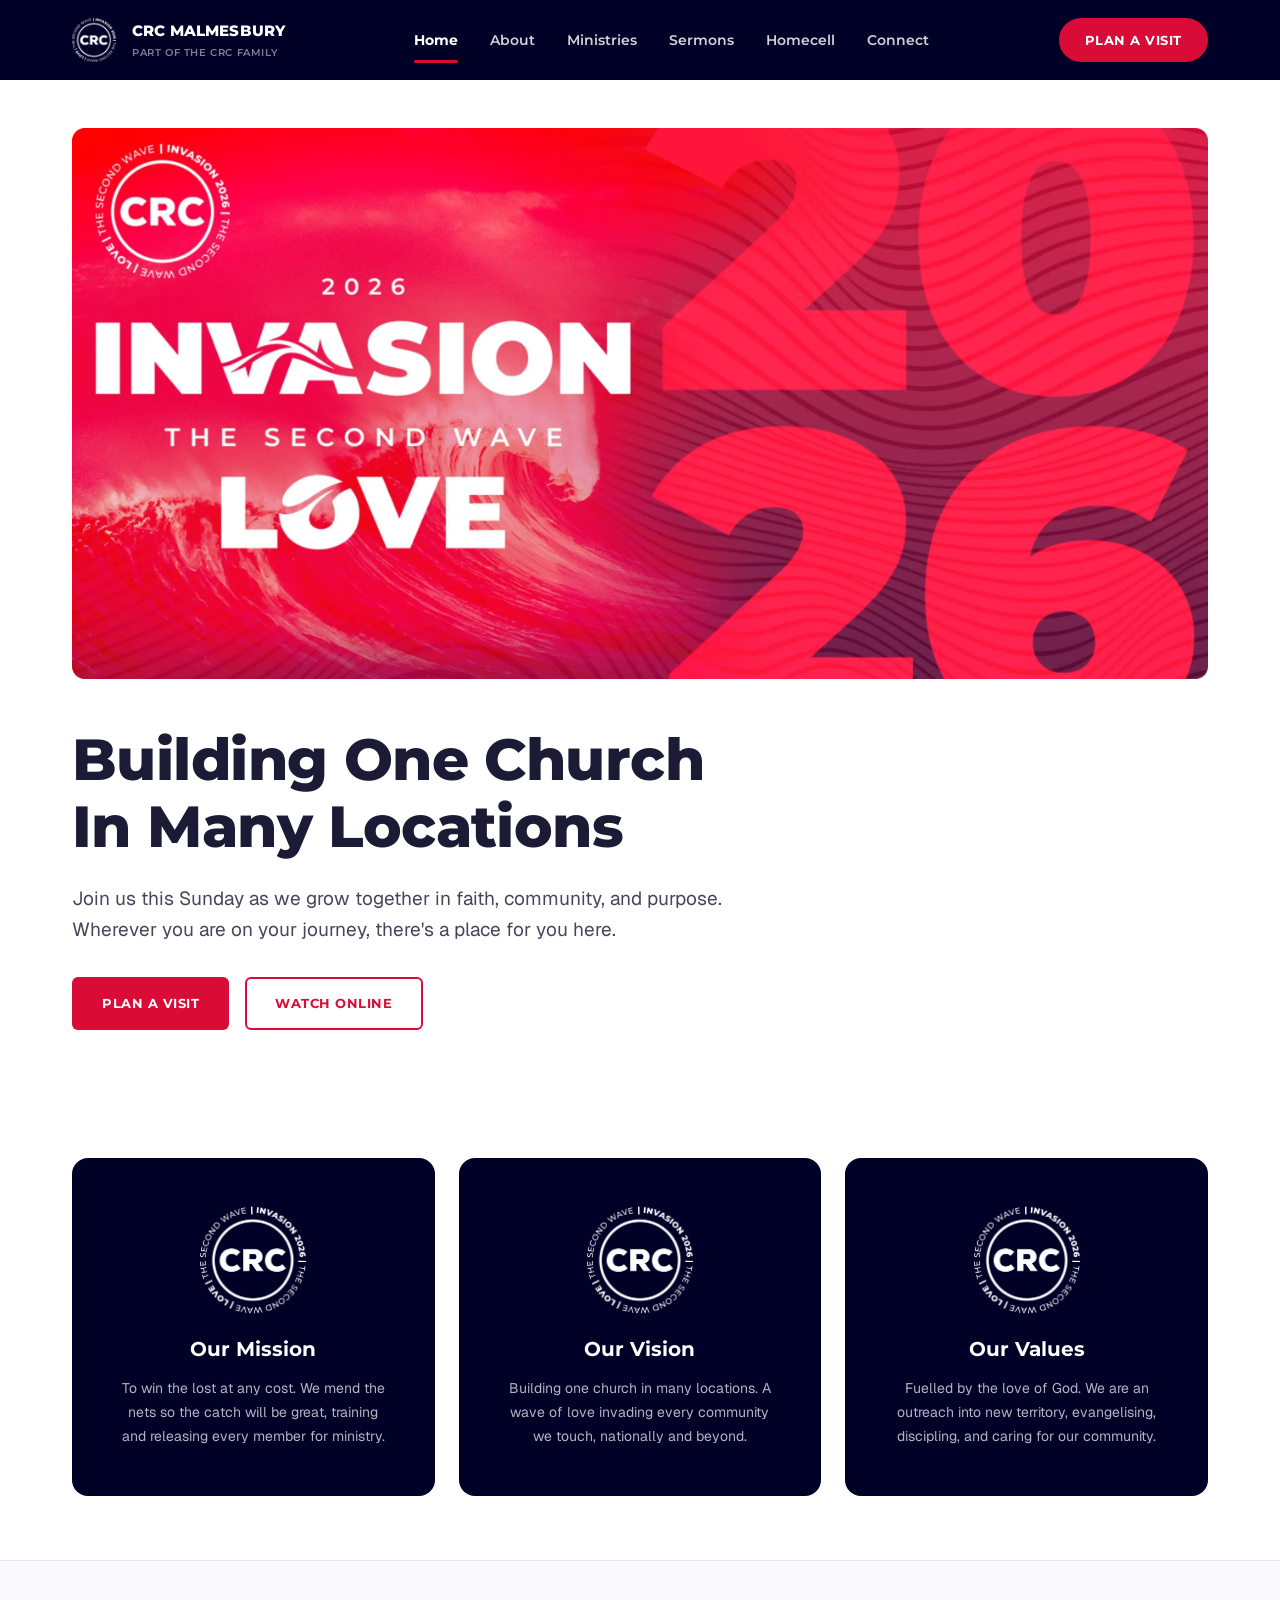
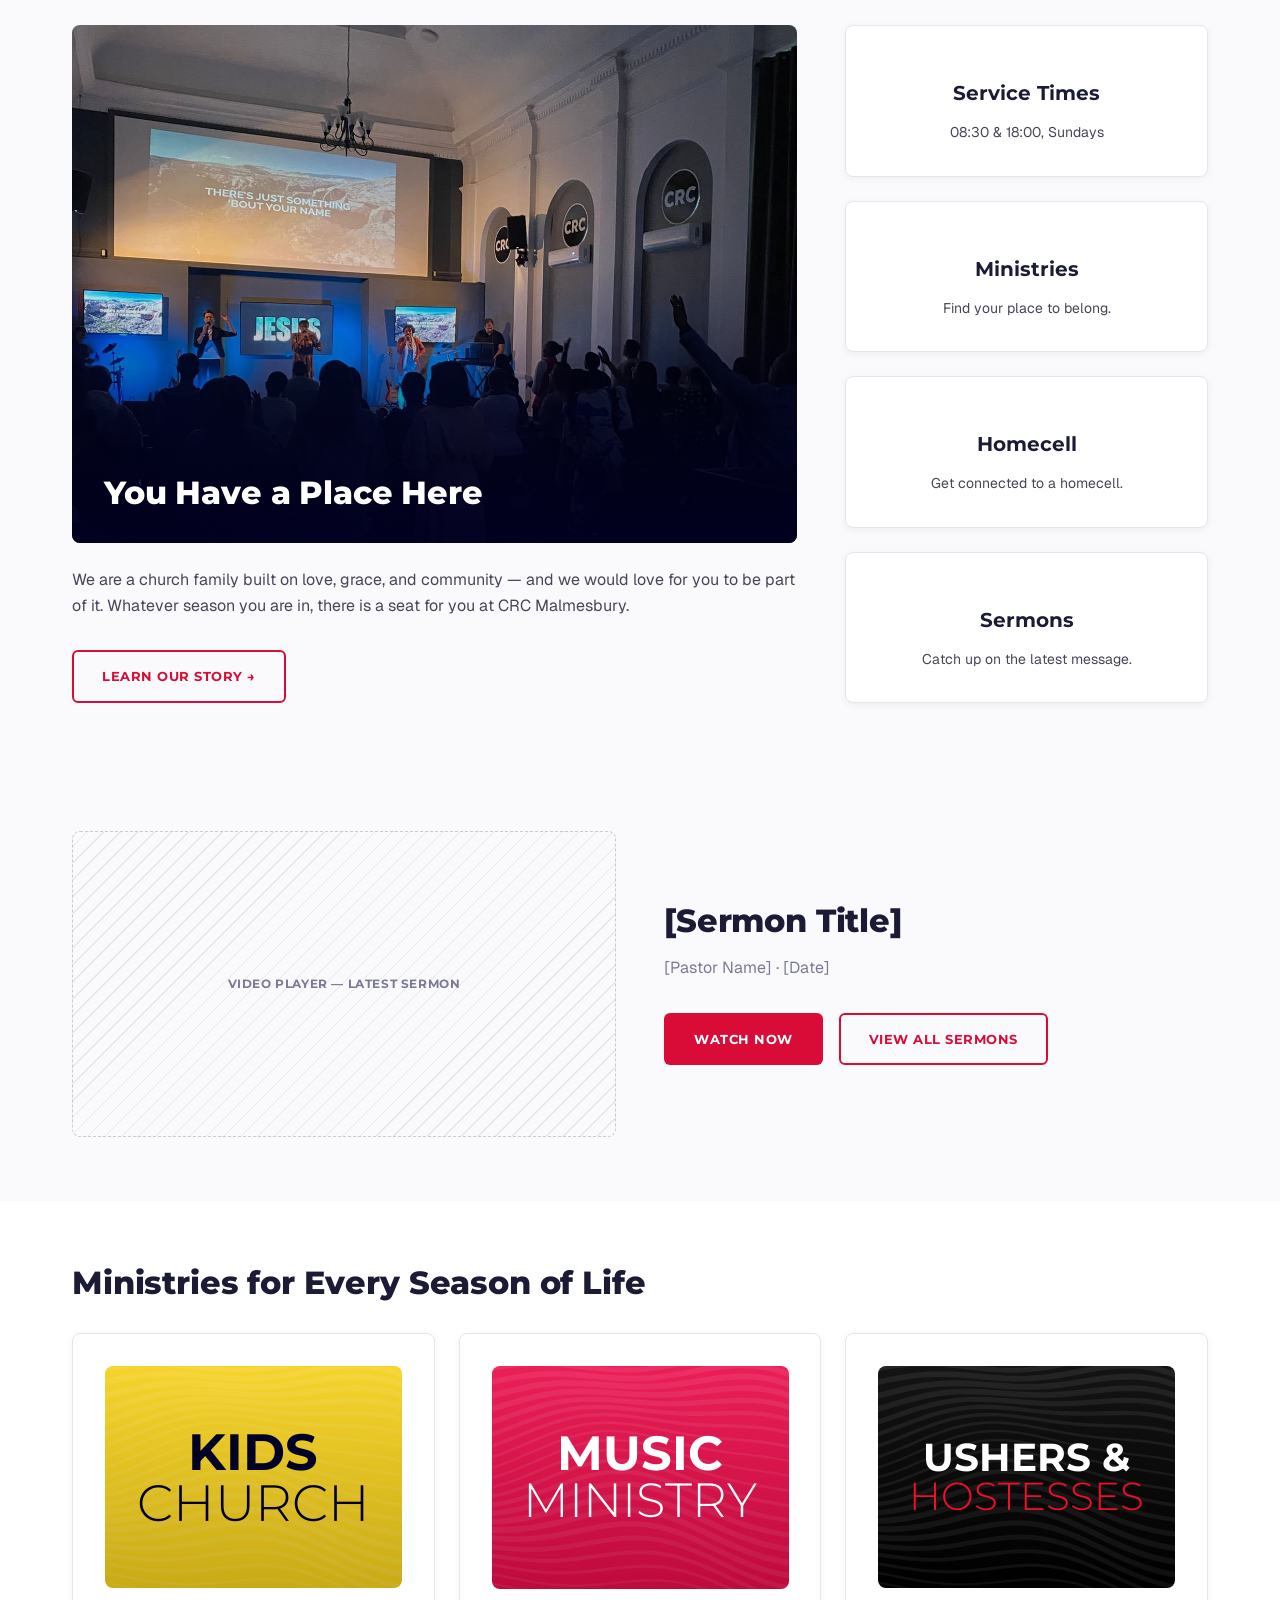
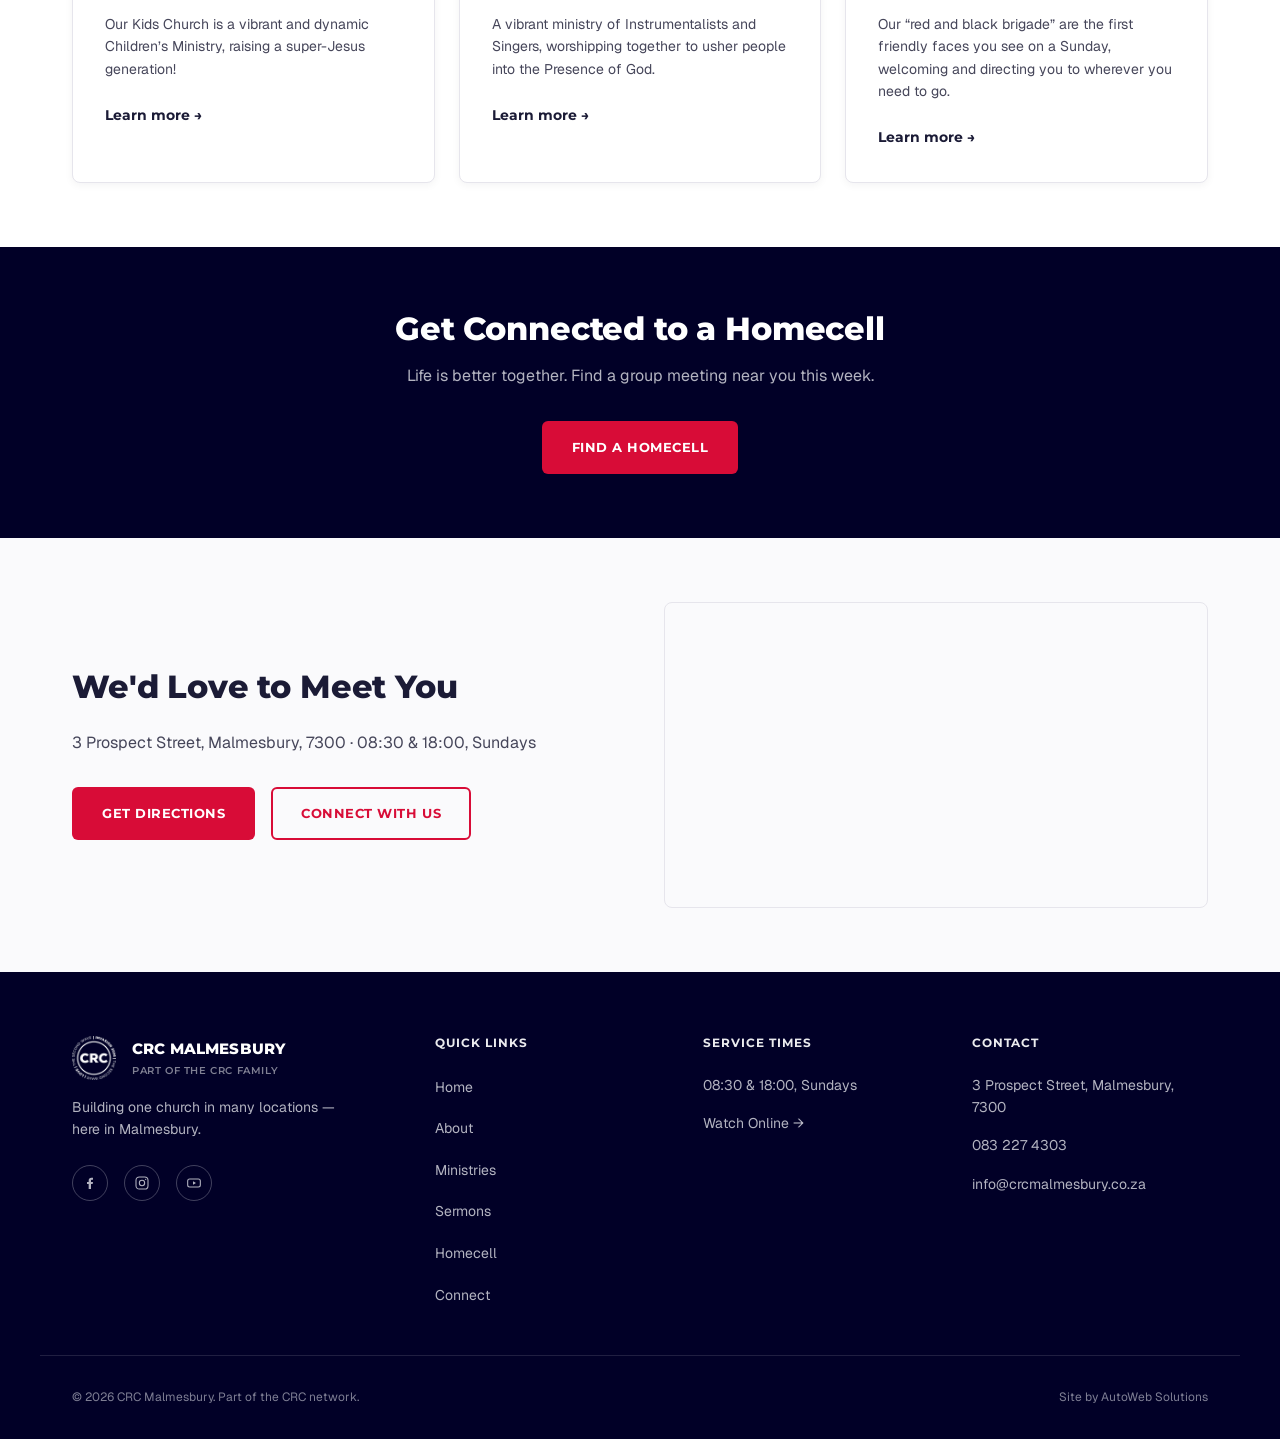
<file: index.html>
<!doctype html>
<html lang="en">
  <head>
    <meta charset="UTF-8" />
    <meta name="viewport" content="width=device-width, initial-scale=1.0" />
    <title>CRC Malmesbury — Building One Church, One Family</title>
    <meta
      name="description"
      content="CRC Malmesbury is part of the CRC family. Join us Sundays at 08:30 & 18:00 at 3 Prospect Street, Malmesbury."
    />
    <link rel="preconnect" href="https://fonts.googleapis.com" />
    <link rel="preconnect" href="https://fonts.gstatic.com" crossorigin />
    <link
      href="https://fonts.googleapis.com/css2?family=Montserrat:wght@500;600;700;800&family=Geist:wght@400;500;600&display=swap"
      rel="stylesheet"
    />
    <link rel="icon" href="favicon.ico" sizes="any" />
    <link rel="icon" type="image/png" sizes="32x32" href="assets/favicon-32.png" />
    <link rel="icon" type="image/png" sizes="512x512" href="assets/favicon-512.png" />
    <link rel="apple-touch-icon" href="assets/apple-touch-icon.png" />
    <meta name="theme-color" content="#010027" />
    <link rel="stylesheet" href="css/style.css" />
  </head>
  <body>
    <!-- ============================== NAV ============================== -->
    <header class="nav">
      <div class="container nav__inner">
        <a href="index.html" class="nav__brand">
          <img class="nav__logo" src="assets/logo-badge.png" alt="" width="44" height="44">
          <span>
            <span class="nav__brand-name">CRC MALMESBURY</span>
            <span class="nav__brand-tag">Part of the CRC Family</span>
          </span>
        </a>
        <nav class="nav__links" aria-label="Primary">
          <a href="index.html" class="nav__link is-active">Home</a>
          <a href="about.html" class="nav__link">About</a>
          <a href="ministries.html" class="nav__link">Ministries</a>
          <a href="sermons.html" class="nav__link">Sermons</a>
          <a href="homecell.html" class="nav__link">Homecell</a>
          <a href="connect.html" class="nav__link">Connect</a>
          <a href="connect.html" class="btn btn--pill nav__cta--mobile"
            >Plan a Visit</a
          >
        </nav>
        <a href="connect.html" class="btn btn--pill nav__cta">Plan a Visit</a>
        <button
          class="nav__toggle"
          aria-label="Toggle menu"
          aria-expanded="false"
        >
          <span></span><span></span><span></span>
        </button>
      </div>
    </header>

    <main>
      <!-- ============================== HERO ============================== -->
      <section class="hero">
        <div class="container">
          <img
            class="hero__image"
            src="assets/images/header.webp"
            alt="CRC 2026 theme: Invasion — The Second Wave. Love."
            width="2680"
            height="1300"
            fetchpriority="high"
          />
          <div class="hero__content">
            <h1>Building One Church<br class="br-desktop" /> In Many Locations</h1>
            <p class="lede">
              Join us this Sunday as we grow together in faith, community, and
              purpose. Wherever you are on your journey, there's a place for you
              here.
            </p>
            <div class="btn-row">
              <a href="connect.html" class="btn btn--primary">Plan a Visit</a>
              <a href="sermons.html" class="btn btn--outline">Watch Online</a>
            </div>
          </div>
        </div>
      </section>

      <!-- ====================== MISSION / VISION / VALUES ======================
           Content reused from CRC Worcester (same CRC branch, client-approved). -->
      <section class="section">
        <div class="container grid grid--3">
          <div class="mission-card">
            <img
              src="assets/2026-invasion-badge-light.png"
              alt=""
              class="mission-card__badge"
              aria-hidden="true"
            />
            <h3>Our Mission</h3>
            <p>
              To win the lost at any cost. We mend the nets so the catch will be
              great, training and releasing every member for ministry.
            </p>
          </div>
          <div class="mission-card">
            <img
              src="assets/2026-invasion-badge-light.png"
              alt=""
              class="mission-card__badge"
              aria-hidden="true"
            />
            <h3>Our Vision</h3>
            <p>
              Building one church in many locations. A wave of love invading
              every community we touch, nationally and beyond.
            </p>
          </div>
          <div class="mission-card">
            <img
              src="assets/2026-invasion-badge-light.png"
              alt=""
              class="mission-card__badge"
              aria-hidden="true"
            />
            <h3>Our Values</h3>
            <p>
              Fuelled by the love of God. We are an outreach into new territory,
              evangelising, discipling, and caring for our community.
            </p>
          </div>
        </div>
      </section>

      <!-- ================= WELCOME + QUICK LINK CARDS ================= -->
      <section class="section section--muted section--border-top">
        <div class="container welcome">
          <div class="welcome__main">
            <div class="welcome__media">
              <img
                src="assets/images/you-have-a-place.jpg"
                alt="The congregation worshipping during a Sunday service at CRC Malmesbury"
                width="1400"
                height="1600"
                loading="lazy"
                style="object-position: center 42%"
              />
              <h2 class="welcome__title">You Have a Place Here</h2>
            </div>
            <p class="stack-3">
              We are a church family built on love, grace, and community — and
              we would love for you to be part of it. Whatever season you are
              in, there is a seat for you at CRC Malmesbury.
            </p>
            <div class="btn-row stack-4">
              <a href="about.html" class="btn btn--outline"
                >Learn Our Story →</a
              >
            </div>
          </div>
          <div class="welcome__links">
            <a href="connect.html" class="card card--link">
              <h3>Service Times</h3>
              <p>08:30 &amp; 18:00, Sundays</p>
            </a>
            <a href="ministries.html" class="card card--link">
              <h3>Ministries</h3>
              <p>Find your place to belong.</p>
            </a>
            <a href="homecell.html" class="card card--link">
              <h3>Homecell</h3>
              <p>Get connected to a homecell.</p>
            </a>
            <a href="sermons.html" class="card card--link">
              <h3>Sermons</h3>
              <p>Catch up on the latest message.</p>
            </a>
          </div>
        </div>
      </section>

      <!-- ========================= LATEST SERMON ========================= -->
      <section class="section section--muted">
        <div class="container two-col">
          <!-- Real sermon data pending — see brief Section 7 -->
          <div class="placeholder placeholder--video two-col__media">
            <span class="placeholder__label">Video player — latest sermon</span>
          </div>
          <div>
            <h2>[Sermon Title]</h2>
            <p class="text-muted stack-2">[Pastor Name] · [Date]</p>
            <div class="btn-row stack-4">
              <a href="sermons.html" class="btn btn--primary">Watch Now</a>
              <a href="sermons.html" class="btn btn--outline"
                >View All Sermons</a
              >
            </div>
          </div>
        </div>
      </section>

      <!-- ========================= MINISTRIES PREVIEW ========================= -->
      <section class="section">
        <div class="container">
          <div class="section-head">
            <h2>Ministries for Every Season of Life</h2>
          </div>
          <!-- Colour name cards (same as Ministries page) until deliberate ministry
               photos are taken. Original photo tags kept in comments below. -->
          <div class="grid grid--ministries-home">
            <div class="card card--ministry">
              <!-- Photo kept for later use: <img class="card__media" src="assets/images/kids-church.jpg" alt="Two smiling Kids Church volunteers giving a thumbs up" width="1436" height="1600" loading="lazy" style="object-position: center 5%" /> -->
              <div class="namecard namecard--kids">
                <h3 class="namecard__title"><span>Kids</span> <span class="namecard__light">Church</span></h3>
              </div>
              <div class="card__text">
                <p>Our Kids Church is a vibrant and dynamic Children’s Ministry, raising a super-Jesus generation!</p>
                <a href="ministries.html" class="link-arrow">Learn more →</a>
              </div>
            </div>
            <div class="card card--ministry">
              <!-- Photo kept for later use: <img class="card__media" src="assets/images/music-ministry.jpg" alt="Close-up of a red electric guitar being played" width="1004" height="1280" loading="lazy" style="object-position: center 45%" /> -->
              <div class="namecard namecard--music">
                <h3 class="namecard__title"><span>Music</span> <span class="namecard__light">Ministry</span></h3>
              </div>
              <div class="card__text">
                <p>A vibrant ministry of Instrumentalists and Singers, worshipping together to usher people into the Presence of God.</p>
                <a href="ministries.html" class="link-arrow">Learn more →</a>
              </div>
            </div>
            <div class="card card--ministry">
              <!-- Photo kept for later use: <img class="card__media" src="assets/images/usher-and-hostes.JPG" alt="Three ushers in red and black CRC uniforms" width="1280" height="1920" loading="lazy" style="object-position: center 4%" /> -->
              <div class="namecard namecard--ushers">
                <h3 class="namecard__title"><span>Ushers &amp;</span> <span class="namecard__light">Hostesses</span></h3>
              </div>
              <div class="card__text">
                <p>Our “red and black brigade” are the first friendly faces you see on a Sunday, welcoming and directing you to wherever you need to go.</p>
                <a href="ministries.html" class="link-arrow">Learn more →</a>
              </div>
            </div>
          </div>
        </div>
      </section>

      <!-- ========================= HOMECELL CTA BANNER ========================= -->
      <section class="cta-banner">
        <div class="container">
          <h2>Get Connected to a Homecell</h2>
          <p>
            Life is better together. Find a group meeting near you this week.
          </p>
          <div class="btn-row">
            <a href="homecell.html" class="btn btn--primary btn--primary-invert">Find a Homecell</a>
          </div>
        </div>
      </section>

      <!-- ========================= UPCOMING EVENTS =========================
       Optional module — confirm with client whether Malmesbury runs
       public events worth featuring (brief Section 6/7). Left in per
       the approved mockup; drop this <section> entirely if not.
       HIDDEN for now (client request) — remove the `hidden` attribute to show it again. -->
      <section class="section" hidden>
        <div class="container">
          <div class="section-head">
            <h2>Upcoming Events</h2>
          </div>
          <div class="grid grid--3">
            <div class="card">
              <div class="placeholder placeholder--card-media">
                <span class="placeholder__label">Event image</span>
              </div>
              <h3>[Event Name]</h3>
              <p class="text-muted">[Date] · [Time]</p>
            </div>
            <div class="card">
              <div class="placeholder placeholder--card-media">
                <span class="placeholder__label">Event image</span>
              </div>
              <h3>[Event Name]</h3>
              <p class="text-muted">[Date] · [Time]</p>
            </div>
            <div class="card">
              <div class="placeholder placeholder--card-media">
                <span class="placeholder__label">Event image</span>
              </div>
              <h3>[Event Name]</h3>
              <p class="text-muted">[Date] · [Time]</p>
            </div>
          </div>
        </div>
      </section>

      <!-- ========================= CONTACT / LOCATION TEASER ========================= -->
      <section class="section section--muted">
        <div class="container two-col">
          <div>
            <h2>We'd Love to Meet You</h2>
            <p class="stack-3">
              3 Prospect Street, Malmesbury, 7300 · 08:30 &amp; 18:00, Sundays
            </p>
            <div class="btn-row stack-4">
              <a
                href="https://www.google.com/maps/search/?api=1&query=3+Prospect+Street+Malmesbury+7300"
                class="btn btn--primary"
                target="_blank"
                rel="noopener"
                >Get Directions</a
              >
              <a href="connect.html" class="btn btn--outline"
                >Connect With Us</a
              >
            </div>
          </div>
          <div class="map-embed map-embed--wide">
            <iframe
              src="https://www.google.com/maps/embed?pb=!1m18!1m12!1m3!1d3328.3379390331593!2d18.727031185343105!3d-33.46655141098688!2m3!1f0!2f0!3f0!3m2!1i1024!2i768!4f13.1!3m3!1m2!1s0x1dcce12484940681%3A0xf8f690ac7930f3bc!2s3%20Prospect%20St%2C%20Malmesbury%2C%207299!5e0!3m2!1sen!2sza!4v1791459819423!5m2!1sen!2sza"
              title="Map showing CRC Malmesbury at 3 Prospect Street, Malmesbury"
              allowfullscreen
              loading="lazy"
              referrerpolicy="strict-origin-when-cross-origin"
            ></iframe>
          </div>
        </div>
      </section>
    </main>

    <!-- ============================== FOOTER ============================== -->
    <footer class="footer">
      <div class="container footer__grid">
        <div class="footer__col footer__brand">
          <a href="index.html" class="nav__brand">
            <img class="nav__logo" src="assets/logo-badge.png" alt="" width="44" height="44">
            <span>
              <span class="nav__brand-name">CRC MALMESBURY</span>
              <span class="nav__brand-tag">Part of the CRC Family</span>
            </span>
          </a>
          <p>Building one church in many locations — here in Malmesbury.</p>
          <!-- Social channels unconfirmed — see brief Section 7 -->
          <div class="footer__social">
            <a href="#" aria-label="Facebook"
              ><svg
                width="16"
                height="16"
                viewBox="0 0 24 24"
                fill="currentColor"
              >
                <path
                  d="M13.5 21v-7.5h2.5l.5-3h-3V8.5c0-.9.3-1.5 1.6-1.5H16.5V4.2C16.2 4.1 15.2 4 14 4c-2.4 0-4 1.5-4 4.2V10.5H7.5v3H10V21h3.5z"
                /></svg
            ></a>
            <a href="#" aria-label="Instagram"
              ><svg
                width="16"
                height="16"
                viewBox="0 0 24 24"
                fill="none"
                stroke="currentColor"
                stroke-width="1.6"
              >
                <rect x="3" y="3" width="18" height="18" rx="5" />
                <circle cx="12" cy="12" r="4" />
                <circle
                  cx="17.5"
                  cy="6.5"
                  r="1"
                  fill="currentColor"
                  stroke="none"
                /></svg
            ></a>
            <a href="#" aria-label="YouTube"
              ><svg
                width="16"
                height="16"
                viewBox="0 0 24 24"
                fill="none"
                stroke="currentColor"
                stroke-width="1.6"
              >
                <rect x="2.5" y="6" width="19" height="12" rx="3" />
                <path
                  d="M10.5 9.5v5l4.5-2.5-4.5-2.5z"
                  fill="currentColor"
                  stroke="none"
                /></svg
            ></a>
          </div>
        </div>
        <div class="footer__col">
          <h3>Quick Links</h3>
          <ul>
            <li><a href="index.html">Home</a></li>
            <li><a href="about.html">About</a></li>
            <li><a href="ministries.html">Ministries</a></li>
            <li><a href="sermons.html">Sermons</a></li>
            <li><a href="homecell.html">Homecell</a></li>
            <li><a href="connect.html">Connect</a></li>
          </ul>
        </div>
        <div class="footer__col">
          <h3>Service Times</h3>
          <p>08:30 &amp; 18:00, Sundays</p>
          <p><a href="sermons.html">Watch Online →</a></p>
        </div>
        <div class="footer__col">
          <h3>Contact</h3>
          <p>3 Prospect Street, Malmesbury, 7300</p>
          <p>083 227 4303</p>
          <p>
            <a href="mailto:info@crcmalmesbury.co.za"
              >info@crcmalmesbury.co.za</a
            >
          </p>
        </div>
      </div>
      <div class="container footer__bottom">
        <p>© 2026 CRC Malmesbury. Part of the CRC network.</p>
        <p>Site by AutoWeb Solutions</p>
      </div>
    </footer>

    <script src="js/main.js"></script>
  </body>
</html>
</file>
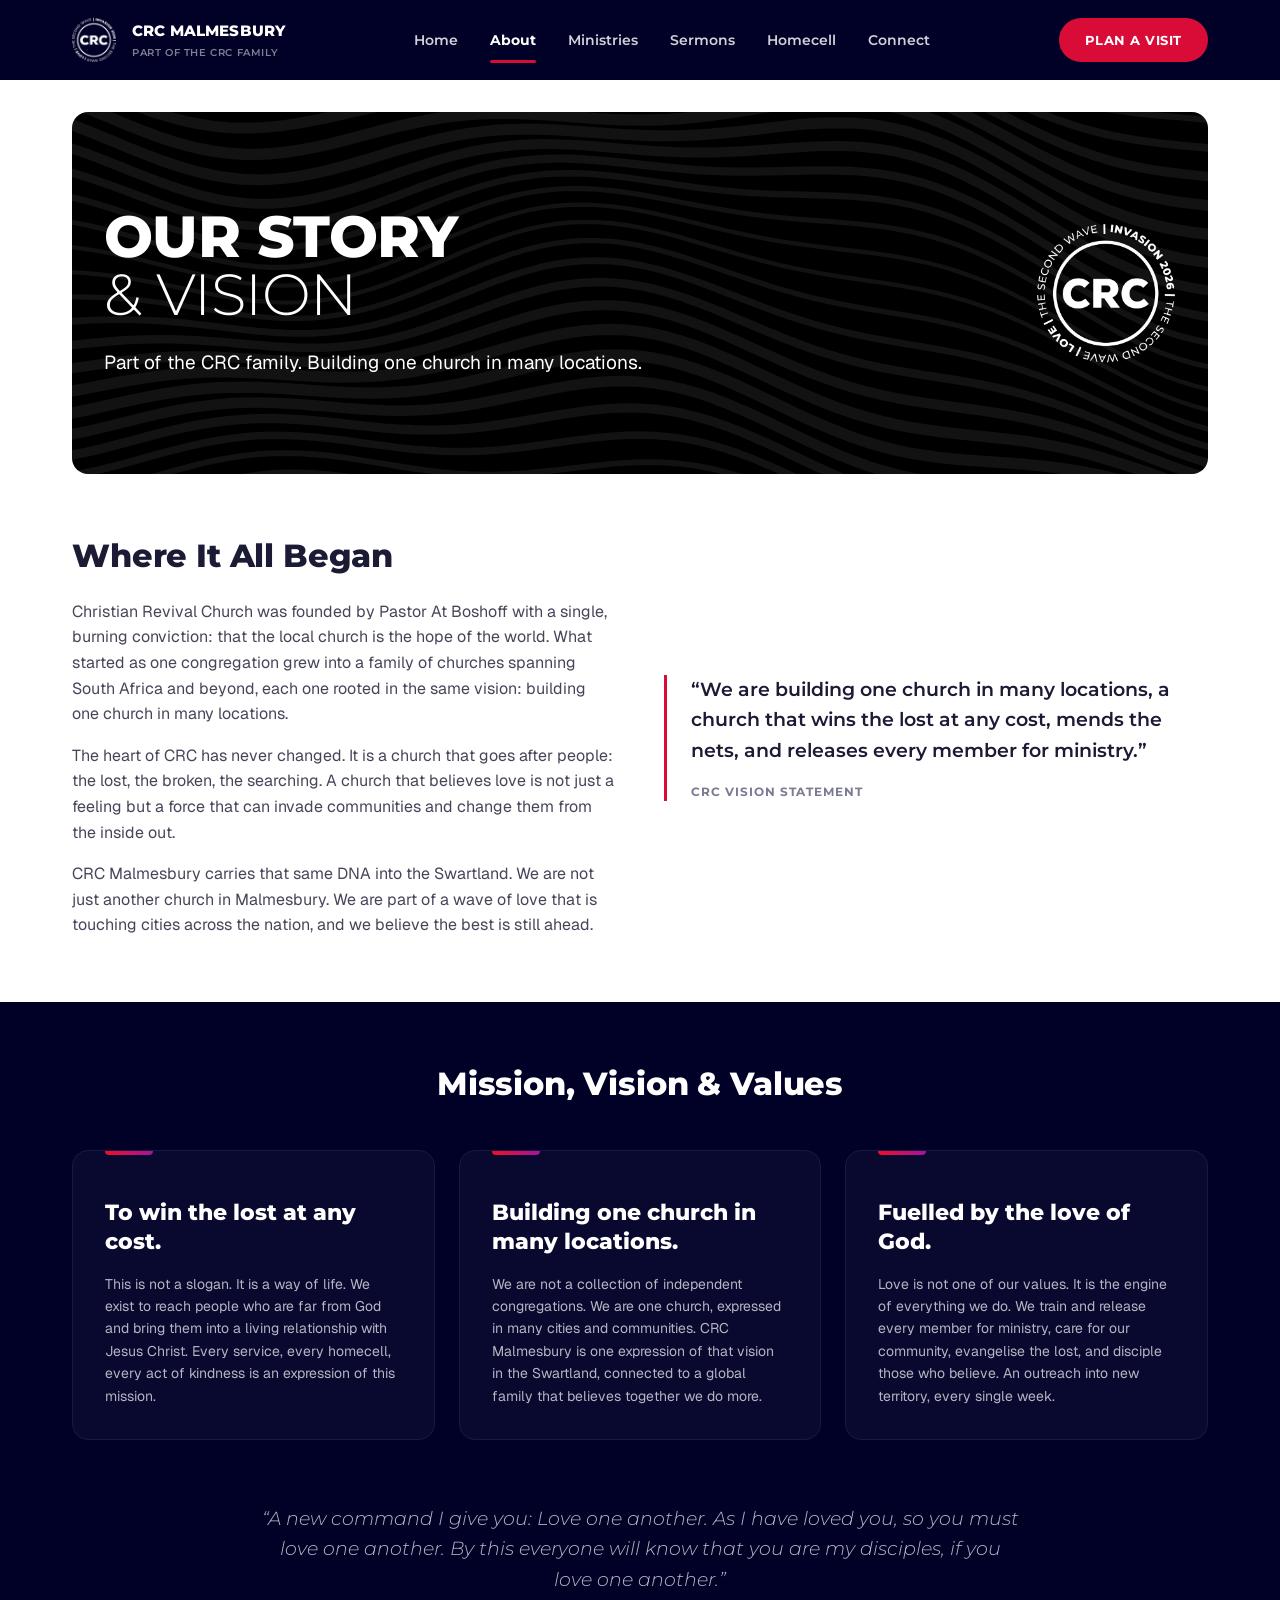
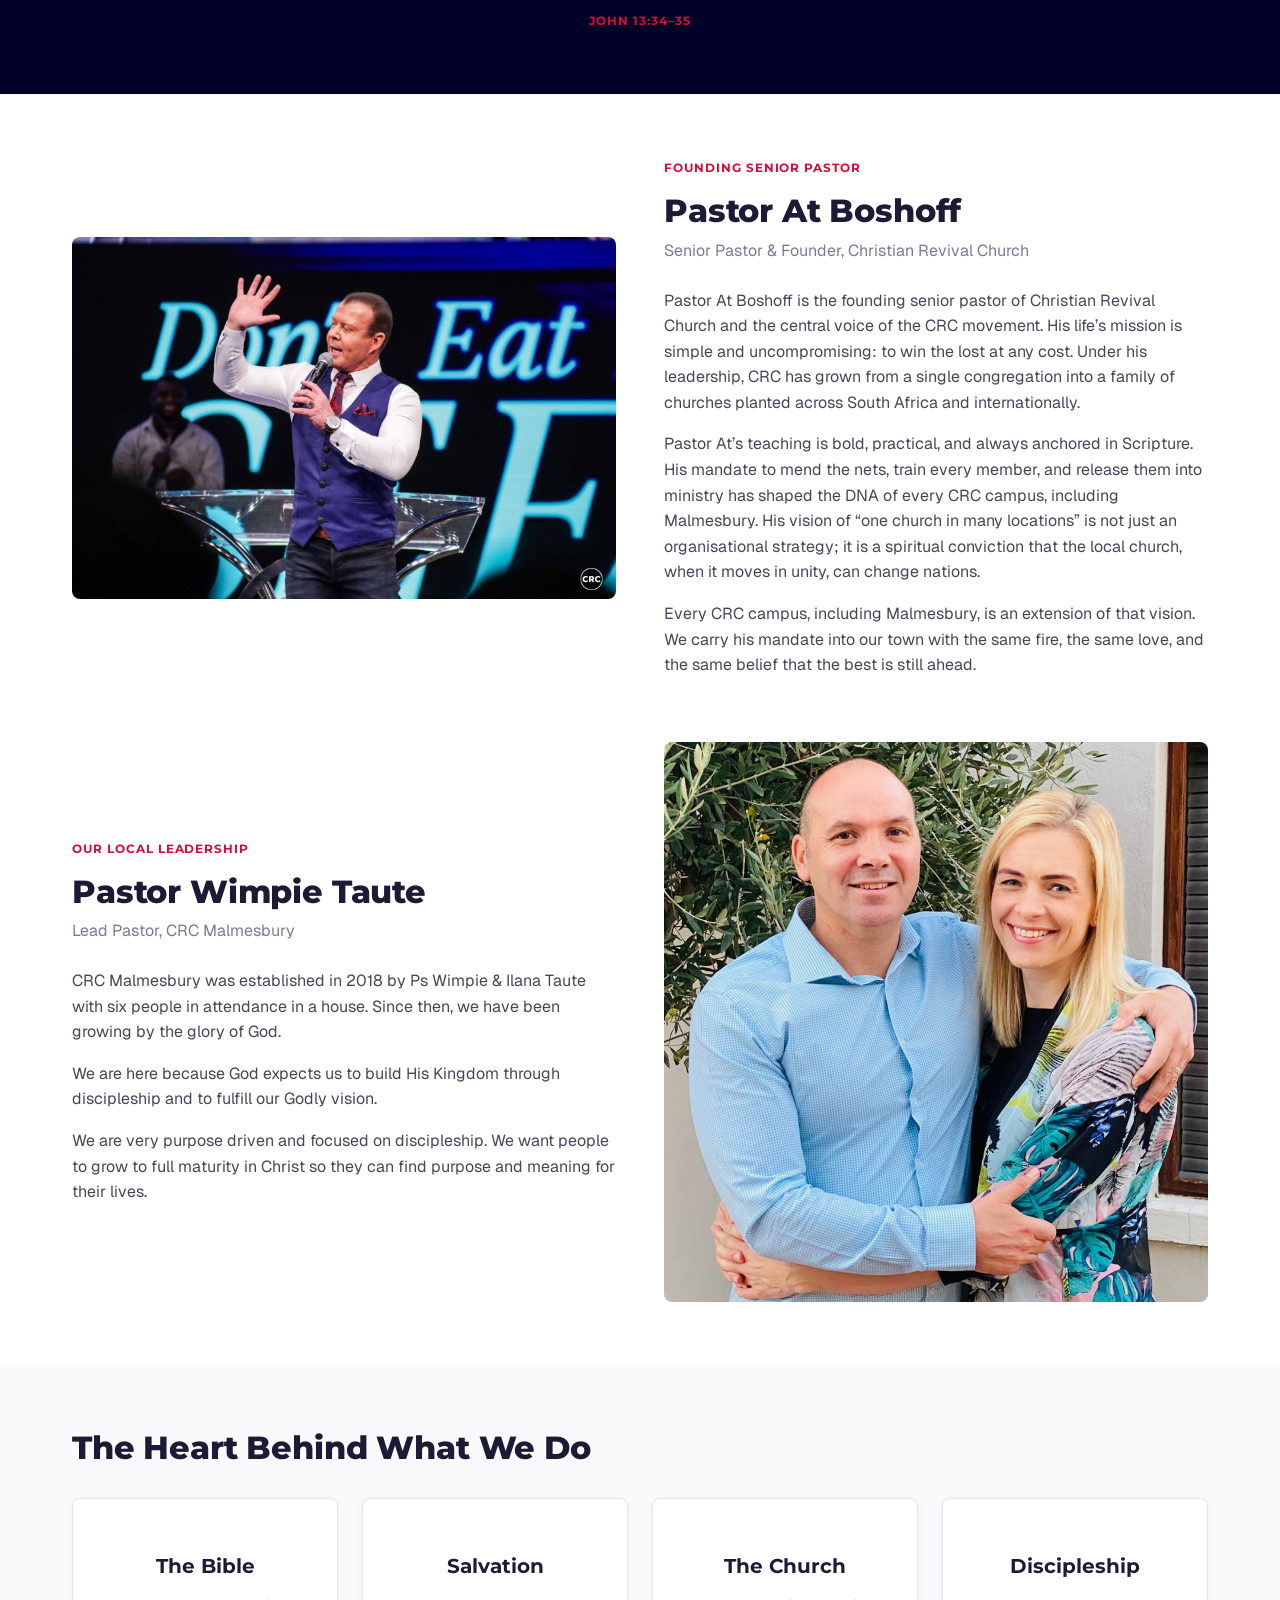
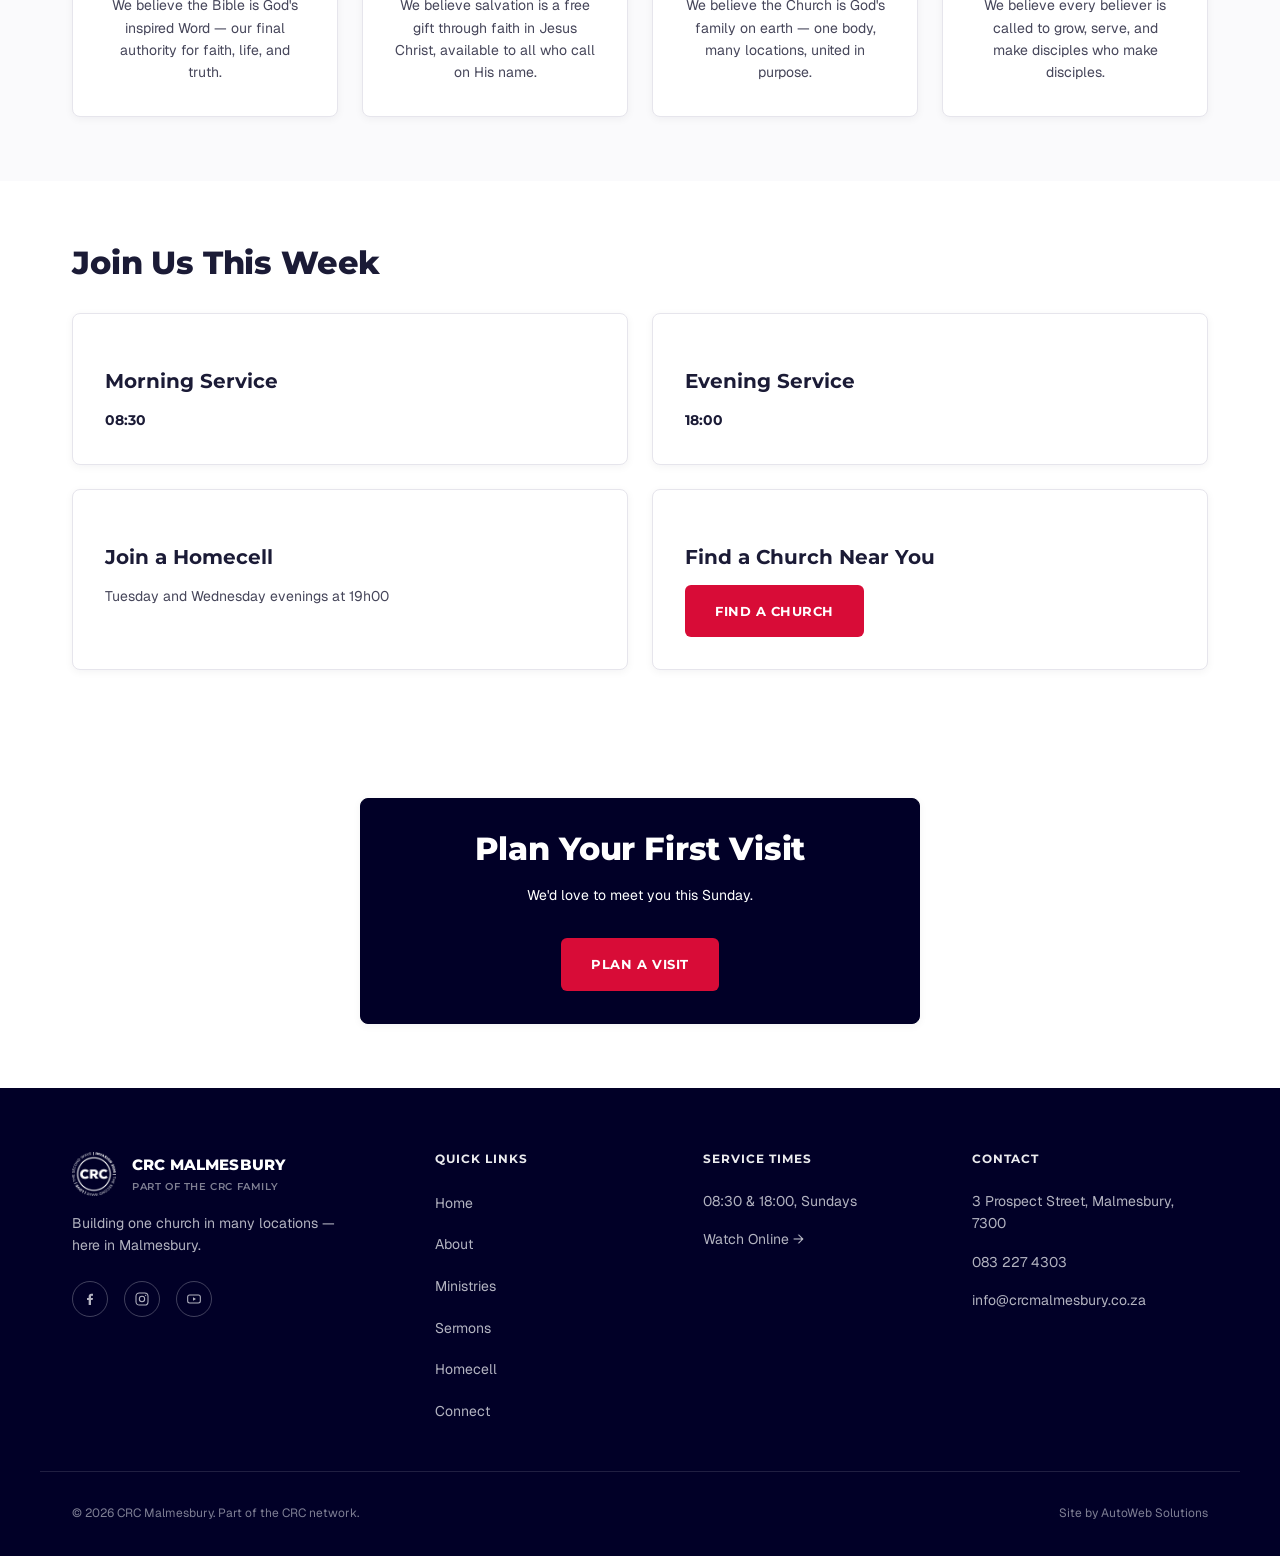
<file: about.html>
<!doctype html>
<html lang="en">
  <head>
    <meta charset="UTF-8" />
    <meta name="viewport" content="width=device-width, initial-scale=1.0" />
    <title>Our Story & Vision — CRC Malmesbury</title>
    <meta
      name="description"
      content="CRC Malmesbury is a local expression of the wider CRC family — one church, many locations. Learn our story, vision, and what we believe."
    />
    <link rel="preconnect" href="https://fonts.googleapis.com" />
    <link rel="preconnect" href="https://fonts.gstatic.com" crossorigin />
    <link
      href="https://fonts.googleapis.com/css2?family=Montserrat:wght@300;500;600;700;800&family=Geist:wght@400;500;600&display=swap"
      rel="stylesheet"
    />
    <link rel="icon" href="favicon.ico" sizes="any" />
    <link
      rel="icon"
      type="image/png"
      sizes="32x32"
      href="assets/favicon-32.png"
    />
    <link
      rel="icon"
      type="image/png"
      sizes="512x512"
      href="assets/favicon-512.png"
    />
    <link rel="apple-touch-icon" href="assets/apple-touch-icon.png" />
    <meta name="theme-color" content="#010027" />
    <link rel="stylesheet" href="css/style.css" />
  </head>
  <body>
    <!-- ============================== NAV ============================== -->
    <header class="nav">
      <div class="container nav__inner">
        <a href="index.html" class="nav__brand">
          <img
            class="nav__logo"
            src="assets/logo-badge.png"
            alt=""
            width="44"
            height="44"
          />
          <span>
            <span class="nav__brand-name">CRC MALMESBURY</span>
            <span class="nav__brand-tag">Part of the CRC Family</span>
          </span>
        </a>
        <nav class="nav__links" aria-label="Primary">
          <a href="index.html" class="nav__link">Home</a>
          <a href="about.html" class="nav__link is-active">About</a>
          <a href="ministries.html" class="nav__link">Ministries</a>
          <a href="sermons.html" class="nav__link">Sermons</a>
          <a href="homecell.html" class="nav__link">Homecell</a>
          <a href="connect.html" class="nav__link">Connect</a>
          <a href="connect.html" class="btn btn--pill nav__cta--mobile"
            >Plan a Visit</a
          >
        </nav>
        <a href="connect.html" class="btn btn--pill nav__cta">Plan a Visit</a>
        <button
          class="nav__toggle"
          aria-label="Toggle menu"
          aria-expanded="false"
        >
          <span></span><span></span><span></span>
        </button>
      </div>
    </header>

    <main>
      <!-- ============================== BANNER ============================== -->
      <section class="banner banner--waves">
        <!-- Wave-band background (assets/images/banner-waves.svg) nods to the
         2026 "Invasion: The Second Wave" theme -->
        <div class="container">
          <img
            class="banner__badge"
            src="assets/2026-invasion-badge-light.png"
            alt=""
            aria-hidden="true"
          />
          <h1 class="banner__title">
            <span class="banner__title-bold">Our Story</span>
            <span class="banner__title-light">&amp; Vision</span>
          </h1>
          <p class="lede">
            Part of the CRC family. Building one church in many locations.
          </p>
        </div>
      </section>

      <!-- ============================== OUR STORY ============================== -->
      <!-- Adapted from CRC Worcester about page (same CRC family, AutoWeb-owned copy) -->
      <section class="section">
        <div class="container two-col">
          <div>
            <h2>Where It All Began</h2>
            <p class="stack-3">
              Christian Revival Church was founded by Pastor At Boshoff with a
              single, burning conviction: that the local church is the hope of
              the world. What started as one congregation grew into a family of
              churches spanning South Africa and beyond, each one rooted in the
              same vision: building one church in many locations.
            </p>
            <p class="stack-2">
              The heart of CRC has never changed. It is a church that goes after
              people: the lost, the broken, the searching. A church that
              believes love is not just a feeling but a force that can invade
              communities and change them from the inside out.
            </p>
            <p class="stack-2">
              CRC Malmesbury carries that same DNA into the Swartland. We are
              not just another church in Malmesbury. We are part of a wave of
              love that is touching cities across the nation, and we believe the
              best is still ahead.
            </p>
          </div>
          <figure class="quote">
            <blockquote>
              <p>
                &ldquo;We are building one church in many locations, a church
                that wins the lost at any cost, mends the nets, and releases
                every member for ministry.&rdquo;
              </p>
            </blockquote>
            <figcaption>CRC Vision Statement</figcaption>
          </figure>
        </div>
      </section>

      <!-- ============================== MISSION / VISION / VALUES ============================== -->
      <!-- Navy panel layout after the CRC Worcester site, without numbers or accent colours -->
      <section class="section section--navy mvv">
        <div class="container">
          <div class="section-head section-head--center">
            <h2>Mission, Vision &amp; Values</h2>
          </div>
          <div class="glow-panels">
            <div class="glow-panel">
              <h3>To win the lost at any cost.</h3>
              <p class="stack-2">
                This is not a slogan. It is a way of life. We exist to reach
                people who are far from God and bring them into a living
                relationship with Jesus Christ. Every service, every homecell,
                every act of kindness is an expression of this mission.
              </p>
            </div>
            <div class="glow-panel">
              <h3>Building one church in many locations.</h3>
              <p class="stack-2">
                We are not a collection of independent congregations. We are one
                church, expressed in many cities and communities. CRC Malmesbury
                is one expression of that vision in the Swartland, connected to
                a global family that believes together we do more.
              </p>
            </div>
            <div class="glow-panel">
              <h3>Fuelled by the love of God.</h3>
              <p class="stack-2">
                Love is not one of our values. It is the engine of everything we
                do. We train and release every member for ministry, care for our
                community, evangelise the lost, and disciple those who believe.
                An outreach into new territory, every single week.
              </p>
            </div>
          </div>
          <figure class="quote quote--center">
            <blockquote>
              <p>
                &ldquo;A new command I give you: Love one another. As I have
                loved you, so you must love one another. By this everyone will
                know that you are my disciples, if you love one another.&rdquo;
              </p>
            </blockquote>
            <figcaption>John 13:34&ndash;35</figcaption>
          </figure>
        </div>
      </section>

      <!-- ============================== LEADERSHIP ============================== -->
      <section class="section">
        <div class="container">
          <div class="two-col">
            <img
              class="leader__photo two-col__media"
              src="assets/images/pastor-at-boshoff.jpg"
              alt="Pastor At Boshoff preaching on stage"
              width="1600"
              height="1067"
              loading="lazy"
            />
            <div>
              <span class="eyebrow">Founding Senior Pastor</span>
              <h2>Pastor At Boshoff</h2>
              <p class="text-muted" style="margin-top: var(--space-1)">
                Senior Pastor &amp; Founder, Christian Revival Church
              </p>
              <p class="stack-3">
                Pastor At Boshoff is the founding senior pastor of Christian
                Revival Church and the central voice of the CRC movement. His
                life&rsquo;s mission is simple and uncompromising: to win the
                lost at any cost. Under his leadership, CRC has grown from a
                single congregation into a family of churches planted across
                South Africa and internationally.
              </p>
              <p class="stack-2">
                Pastor At&rsquo;s teaching is bold, practical, and always
                anchored in Scripture. His mandate to mend the nets, train every
                member, and release them into ministry has shaped the DNA of
                every CRC campus, including Malmesbury. His vision of &ldquo;one
                church in many locations&rdquo; is not just an organisational
                strategy; it is a spiritual conviction that the local church,
                when it moves in unity, can change nations.
              </p>
              <p class="stack-2">
                Every CRC campus, including Malmesbury, is an extension of that
                vision. We carry his mandate into our town with the same fire,
                the same love, and the same belief that the best is still ahead.
              </p>
            </div>
          </div>

          <div class="two-col two-col--reverse leader">
            <img
              class="leader__photo leader__photo--portrait two-col__media"
              src="assets/images/local-leader.jpg"
              alt="Pastor Wimpie and Ilana Taute"
              width="918"
              height="1009"
              loading="lazy"
            />
            <div>
              <span class="eyebrow">Our Local Leadership</span>
              <h2>Pastor Wimpie Taute</h2>
              <p class="text-muted" style="margin-top: var(--space-1)">
                Lead Pastor, CRC Malmesbury
              </p>
              <p class="stack-3">
                CRC Malmesbury was established in 2018 by Ps Wimpie &amp; Ilana
                Taute with six people in attendance in a house. Since then, we
                have been growing by the glory of God.
              </p>
              <p class="stack-2">
                We are here because God expects us to build His Kingdom through
                discipleship and to fulfill our Godly vision.
              </p>
              <p class="stack-2">
                We are very purpose driven and focused on discipleship. We want
                people to grow to full maturity in Christ so they can find
                purpose and meaning for their lives.
              </p>
            </div>
          </div>
        </div>
      </section>

      <!-- ============================== WHAT WE BELIEVE ============================== -->
      <!-- Draft doctrine wording per brief Section 6 — worth the client's sign-off, not a missing-info gap -->
      <section class="section section--muted">
        <div class="container">
          <div class="section-head">
            <h2>The Heart Behind What We Do</h2>
          </div>
          <div class="grid grid--4">
            <div class="card card--accent card--center">
              <h3>The Bible</h3>
              <p>
                We believe the Bible is God's inspired Word — our final
                authority for faith, life, and truth.
              </p>
            </div>
            <div class="card card--accent card--center">
              <h3>Salvation</h3>
              <p>
                We believe salvation is a free gift through faith in Jesus
                Christ, available to all who call on His name.
              </p>
            </div>
            <div class="card card--accent card--center">
              <h3>The Church</h3>
              <p>
                We believe the Church is God's family on earth — one body, many
                locations, united in purpose.
              </p>
            </div>
            <div class="card card--accent card--center">
              <h3>Discipleship</h3>
              <p>
                We believe every believer is called to grow, serve, and make
                disciples who make disciples.
              </p>
            </div>
          </div>
        </div>
      </section>

      <!-- ============================== SERVICE TIMES ============================== -->
      <section class="section">
        <div class="container">
          <div class="section-head">
            <h2>Join Us This Week</h2>
          </div>
          <div class="grid grid--2">
            <div class="card">
              <h3>Morning Service</h3>
              <p class="card__value">08:30</p>
            </div>
            <div class="card">
              <h3>Evening Service</h3>
              <p class="card__value">18:00</p>
            </div>
            <a href="homecell.html" class="card card--accent card--title-link">
              <h3>Join a Homecell</h3>
              <p class="stack-1">Tuesday and Wednesday evenings at 19h00</p>
            </a>
            <div class="card">
              <h3>Find a Church Near You</h3>
              <a
                href="https://crcchurch.com/churches"
                class="btn btn--primary btn--primary-invert btn--on-light stack-2"
                target="_blank"
                rel="noopener"
                >Find a Church</a
              >
            </div>
          </div>
        </div>
      </section>

      <!-- ============================== CTA ============================== -->
      <section class="section">
        <div class="container">
          <div
            class="card card--navy"
            style="max-width: 560px; margin-inline: auto; text-align: center"
          >
            <h2>Plan Your First Visit</h2>
            <p class="stack-3">We'd love to meet you this Sunday.</p>
            <div class="btn-row stack-4" style="justify-content: center">
              <a href="connect.html" class="btn btn--primary btn--primary-invert"
                >Plan a Visit</a
              >
            </div>
          </div>
        </div>
      </section>
    </main>

    <!-- ============================== FOOTER ============================== -->
    <footer class="footer">
      <div class="container footer__grid">
        <div class="footer__col footer__brand">
          <a href="index.html" class="nav__brand">
            <img
              class="nav__logo"
              src="assets/logo-badge.png"
              alt=""
              width="44"
              height="44"
            />
            <span>
              <span class="nav__brand-name">CRC MALMESBURY</span>
              <span class="nav__brand-tag">Part of the CRC Family</span>
            </span>
          </a>
          <p>Building one church in many locations — here in Malmesbury.</p>
          <!-- Social channels unconfirmed — see brief Section 7 -->
          <div class="footer__social">
            <a href="#" aria-label="Facebook"
              ><svg
                width="16"
                height="16"
                viewBox="0 0 24 24"
                fill="currentColor"
              >
                <path
                  d="M13.5 21v-7.5h2.5l.5-3h-3V8.5c0-.9.3-1.5 1.6-1.5H16.5V4.2C16.2 4.1 15.2 4 14 4c-2.4 0-4 1.5-4 4.2V10.5H7.5v3H10V21h3.5z"
                /></svg
            ></a>
            <a href="#" aria-label="Instagram"
              ><svg
                width="16"
                height="16"
                viewBox="0 0 24 24"
                fill="none"
                stroke="currentColor"
                stroke-width="1.6"
              >
                <rect x="3" y="3" width="18" height="18" rx="5" />
                <circle cx="12" cy="12" r="4" />
                <circle
                  cx="17.5"
                  cy="6.5"
                  r="1"
                  fill="currentColor"
                  stroke="none"
                /></svg
            ></a>
            <a href="#" aria-label="YouTube"
              ><svg
                width="16"
                height="16"
                viewBox="0 0 24 24"
                fill="none"
                stroke="currentColor"
                stroke-width="1.6"
              >
                <rect x="2.5" y="6" width="19" height="12" rx="3" />
                <path
                  d="M10.5 9.5v5l4.5-2.5-4.5-2.5z"
                  fill="currentColor"
                  stroke="none"
                /></svg
            ></a>
          </div>
        </div>
        <div class="footer__col">
          <h3>Quick Links</h3>
          <ul>
            <li><a href="index.html">Home</a></li>
            <li><a href="about.html">About</a></li>
            <li><a href="ministries.html">Ministries</a></li>
            <li><a href="sermons.html">Sermons</a></li>
            <li><a href="homecell.html">Homecell</a></li>
            <li><a href="connect.html">Connect</a></li>
          </ul>
        </div>
        <div class="footer__col">
          <h3>Service Times</h3>
          <p>08:30 &amp; 18:00, Sundays</p>
          <p><a href="sermons.html">Watch Online →</a></p>
        </div>
        <div class="footer__col">
          <h3>Contact</h3>
          <p>3 Prospect Street, Malmesbury, 7300</p>
          <p>083 227 4303</p>
          <p>
            <a href="mailto:info@crcmalmesbury.co.za"
              >info@crcmalmesbury.co.za</a
            >
          </p>
        </div>
      </div>
      <div class="container footer__bottom">
        <p>© 2026 CRC Malmesbury. Part of the CRC network.</p>
        <p>Site by AutoWeb Solutions</p>
      </div>
    </footer>

    <script src="js/main.js"></script>
  </body>
</html>
</file>
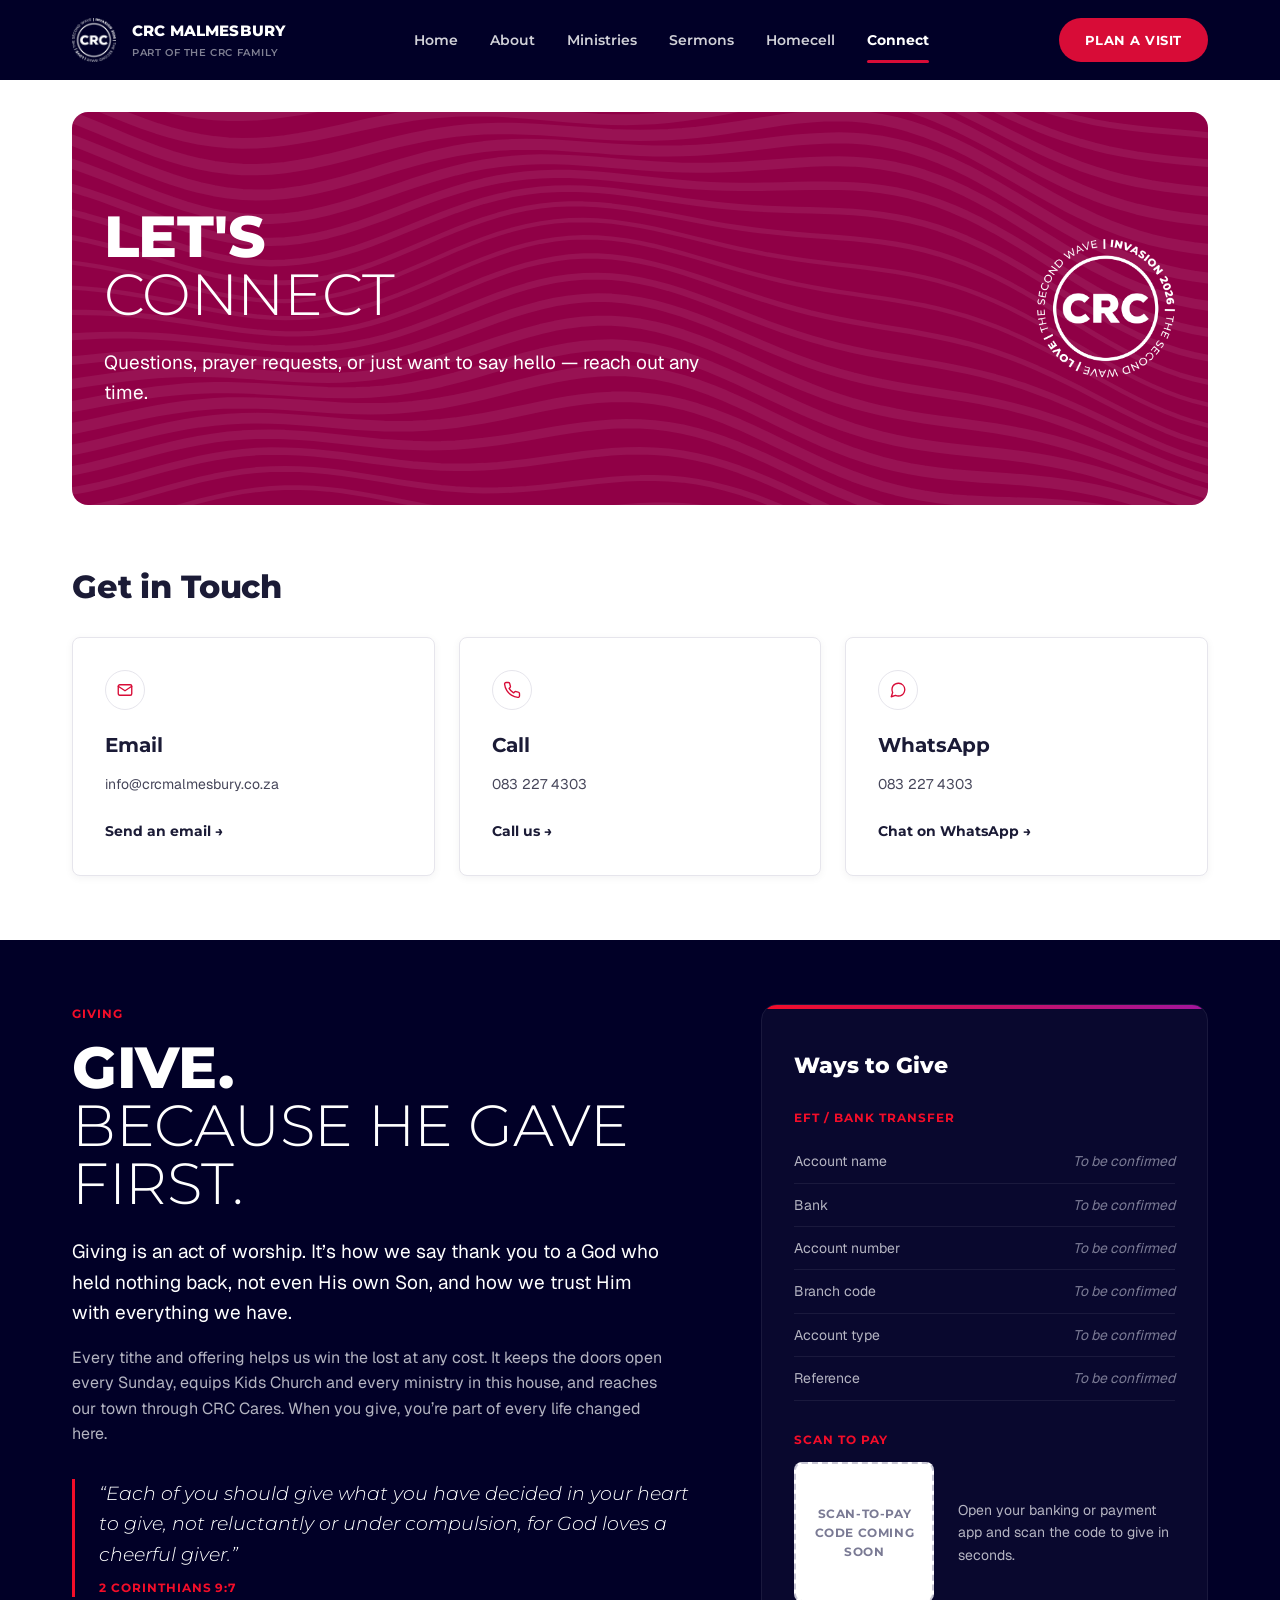
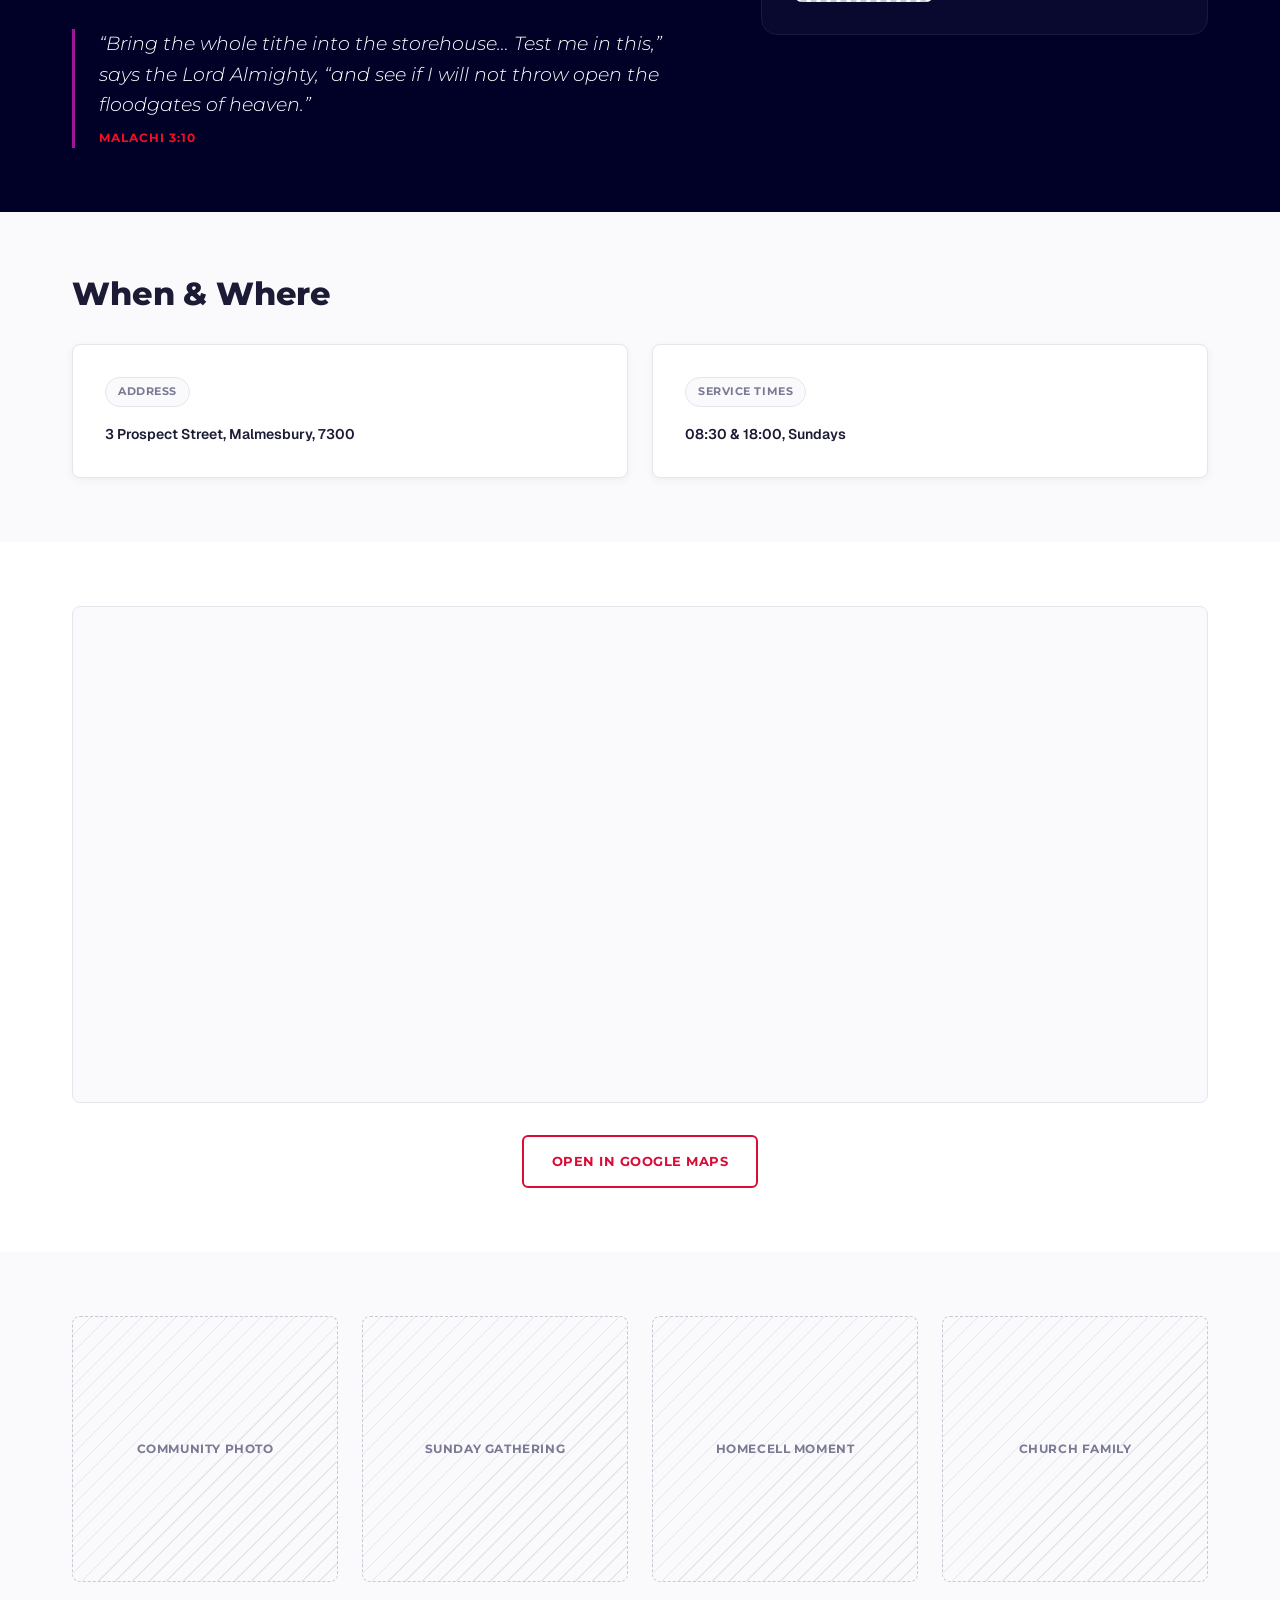
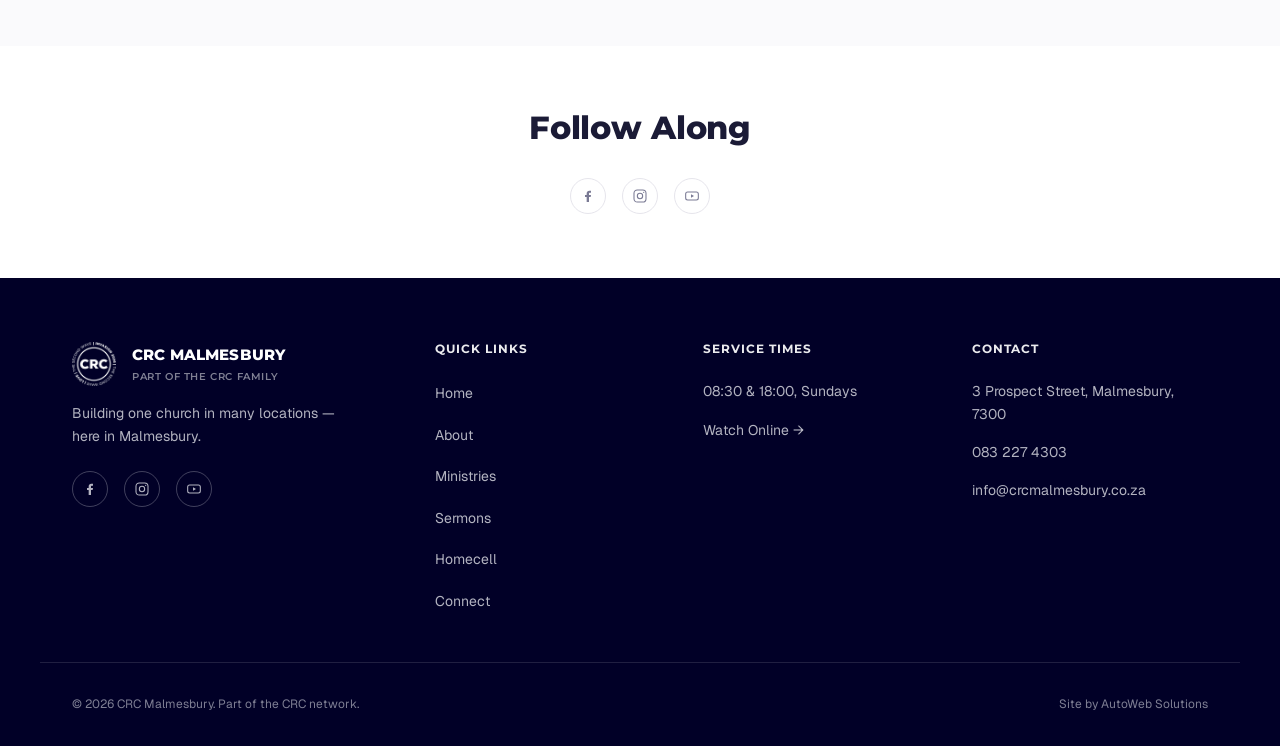
<file: connect.html>
<!doctype html>
<html lang="en">
<head>
<meta charset="UTF-8">
<meta name="viewport" content="width=device-width, initial-scale=1.0">
<title>Connect — CRC Malmesbury</title>
<meta name="description" content="Questions, prayer requests, or just want to say hello — reach CRC Malmesbury any time by email, call, or WhatsApp.">
<link rel="preconnect" href="https://fonts.googleapis.com">
<link rel="preconnect" href="https://fonts.gstatic.com" crossorigin>
<link href="https://fonts.googleapis.com/css2?family=Montserrat:wght@300;500;600;700;800&family=Geist:wght@400;500;600&display=swap" rel="stylesheet">
<link rel="icon" href="favicon.ico" sizes="any">
<link rel="icon" type="image/png" sizes="32x32" href="assets/favicon-32.png">
<link rel="icon" type="image/png" sizes="512x512" href="assets/favicon-512.png">
<link rel="apple-touch-icon" href="assets/apple-touch-icon.png">
<meta name="theme-color" content="#010027">
<link rel="stylesheet" href="css/style.css">
</head>
<body>

<!-- ============================== NAV ============================== -->
<header class="nav">
  <div class="container nav__inner">
    <a href="index.html" class="nav__brand">
      <img class="nav__logo" src="assets/logo-badge.png" alt="" width="44" height="44">
      <span>
        <span class="nav__brand-name">CRC MALMESBURY</span>
        <span class="nav__brand-tag">Part of the CRC Family</span>
      </span>
    </a>
    <nav class="nav__links" aria-label="Primary">
      <a href="index.html" class="nav__link">Home</a>
      <a href="about.html" class="nav__link">About</a>
      <a href="ministries.html" class="nav__link">Ministries</a>
      <a href="sermons.html" class="nav__link">Sermons</a>
      <a href="homecell.html" class="nav__link">Homecell</a>
      <a href="connect.html" class="nav__link is-active">Connect</a>
      <a href="connect.html" class="btn btn--pill nav__cta--mobile">Plan a Visit</a>
    </nav>
    <a href="connect.html" class="btn btn--pill nav__cta">Plan a Visit</a>
    <button class="nav__toggle" aria-label="Toggle menu" aria-expanded="false">
      <span></span><span></span><span></span>
    </button>
  </div>
</header>

<main>

  <!-- ============================== BANNER ============================== -->
  <section class="banner banner--waves banner--plum">
    <!-- Wave-band background (assets/images/banner-waves.svg) nods to the
         2026 "Invasion: The Second Wave" theme -->
    <div class="container">
      <img class="banner__badge" src="assets/2026-invasion-badge-light.png" alt="" aria-hidden="true">
      <h1 class="banner__title">
        <span class="banner__title-bold">Let's</span>
        <span class="banner__title-light">Connect</span>
      </h1>
      <p class="lede">Questions, prayer requests, or just want to say hello — reach out any time.</p>
    </div>
  </section>

  <!-- ============================== GET IN TOUCH ============================== -->
  <!-- No contact form — Malmesbury is WhatsApp-first, per brief Section 1/6 -->
  <section class="section">
    <div class="container">
      <div class="section-head">
        <h2>Get in Touch</h2>
      </div>
      <div class="grid grid--3">
        <div class="card">
          <span class="icon-circle" aria-hidden="true">
            <svg viewBox="0 0 24 24" fill="none" stroke="currentColor" stroke-width="1.8" stroke-linecap="round" stroke-linejoin="round"><rect x="3" y="5" width="18" height="14" rx="2"/><path d="m3 7 9 6 9-6"/></svg>
          </span>
          <h3>Email</h3>
          <p>info@crcmalmesbury.co.za</p>
          <a href="mailto:info@crcmalmesbury.co.za" class="link-arrow">Send an email →</a>
        </div>
        <div class="card">
          <span class="icon-circle" aria-hidden="true">
            <svg viewBox="0 0 24 24" fill="none" stroke="currentColor" stroke-width="1.8" stroke-linecap="round" stroke-linejoin="round"><path d="M22 16.92v3a2 2 0 0 1-2.18 2 19.79 19.79 0 0 1-8.63-3.07 19.5 19.5 0 0 1-6-6 19.79 19.79 0 0 1-3.07-8.67A2 2 0 0 1 4.11 2h3a2 2 0 0 1 2 1.72c.13.96.36 1.9.7 2.81a2 2 0 0 1-.45 2.11L8.09 9.91a16 16 0 0 0 6 6l1.27-1.27a2 2 0 0 1 2.11-.45c.91.34 1.85.57 2.81.7A2 2 0 0 1 22 16.92z"/></svg>
          </span>
          <h3>Call</h3>
          <p>083 227 4303</p>
          <a href="tel:+27832274303" class="link-arrow">Call us →</a>
        </div>
        <div class="card">
          <span class="icon-circle" aria-hidden="true">
            <svg viewBox="0 0 24 24" fill="none" stroke="currentColor" stroke-width="1.8" stroke-linecap="round" stroke-linejoin="round"><path d="M21 11.5a8.38 8.38 0 0 1-.9 3.8 8.5 8.5 0 0 1-7.6 4.7 8.38 8.38 0 0 1-3.8-.9L3 21l1.9-5.7a8.38 8.38 0 0 1-.9-3.8 8.5 8.5 0 0 1 4.7-7.6 8.38 8.38 0 0 1 3.8-.9h.5a8.48 8.48 0 0 1 8 8v.5z"/></svg>
          </span>
          <h3>WhatsApp</h3>
          <p>083 227 4303</p>
          <a href="https://wa.me/27832274303" class="link-arrow" target="_blank" rel="noopener">Chat on WhatsApp →</a>
        </div>
      </div>
    </div>
  </section>

  <!-- ============================== GIVING ============================== -->
  <!-- Bank details + scan-to-pay QR still to come from the client.
       Replace each "To be confirmed" value, and swap the QR placeholder div
       for: <img class="give-card__qr-img" src="assets/images/scan-to-pay.png" alt="Scan to pay CRC Malmesbury" width="220" height="220"> -->
  <section class="section section--navy give" id="giving">
    <div class="container give__grid">
      <div class="give__text">
        <span class="eyebrow give__eyebrow">Giving</span>
        <h2 class="give__title">
          <span>Give.</span>
          <span class="give__title-light">Because He gave first.</span>
        </h2>
        <p class="give__lede">Giving is an act of worship. It’s how we say thank you to a God who held nothing back, not even His own Son, and how we trust Him with everything we have.</p>
        <p>Every tithe and offering helps us win the lost at any cost. It keeps the doors open every Sunday, equips Kids Church and every ministry in this house, and reaches our town through CRC Cares. When you give, you’re part of every life changed here.</p>

        <figure class="give__verse">
          <blockquote>
            <p>“Each of you should give what you have decided in your heart to give, not reluctantly or under compulsion, for God loves a cheerful giver.”</p>
          </blockquote>
          <figcaption>2 Corinthians 9:7</figcaption>
        </figure>

        <figure class="give__verse give__verse--small">
          <blockquote>
            <p>“Bring the whole tithe into the storehouse… Test me in this,” says the Lord Almighty, “and see if I will not throw open the floodgates of heaven.”</p>
          </blockquote>
          <figcaption>Malachi 3:10</figcaption>
        </figure>
      </div>

      <div class="give-card">
        <h3>Ways to Give</h3>

        <h4 class="give-card__label">EFT / Bank transfer</h4>
        <dl class="bank-details">
          <div><dt>Account name</dt><dd class="is-pending">To be confirmed</dd></div>
          <div><dt>Bank</dt><dd class="is-pending">To be confirmed</dd></div>
          <div><dt>Account number</dt><dd class="is-pending">To be confirmed</dd></div>
          <div><dt>Branch code</dt><dd class="is-pending">To be confirmed</dd></div>
          <div><dt>Account type</dt><dd class="is-pending">To be confirmed</dd></div>
          <div><dt>Reference</dt><dd class="is-pending">To be confirmed</dd></div>
        </dl>

        <h4 class="give-card__label">Scan to pay</h4>
        <div class="give-card__qr">
          <div class="give-card__qr-placeholder">
            <span class="placeholder__label">Scan-to-pay code coming soon</span>
          </div>
          <p>Open your banking or payment app and scan the code to give in seconds.</p>
        </div>
      </div>
    </div>
  </section>

  <!-- ============================== WHEN & WHERE ============================== -->
  <section class="section section--muted">
    <div class="container">
      <div class="section-head">
        <h2>When &amp; Where</h2>
      </div>
      <div class="grid grid--2">
        <div class="card">
          <span class="label-pill">Address</span>
          <p class="stack-3" style="color: var(--color-ink); font-weight: 600;">3 Prospect Street, Malmesbury, 7300</p>
        </div>
        <div class="card">
          <span class="label-pill">Service Times</span>
          <p class="stack-3" style="color: var(--color-ink); font-weight: 600;">08:30 &amp; 18:00, Sundays</p>
        </div>
      </div>
    </div>
  </section>

  <!-- ============================== MAP ============================== -->
  <section class="section">
    <div class="container" style="text-align: center;">
      <div class="map-embed">
        <iframe
          src="https://www.google.com/maps/embed?pb=!1m18!1m12!1m3!1d3328.3379390331593!2d18.727031185343105!3d-33.46655141098688!2m3!1f0!2f0!3f0!3m2!1i1024!2i768!4f13.1!3m3!1m2!1s0x1dcce12484940681%3A0xf8f690ac7930f3bc!2s3%20Prospect%20St%2C%20Malmesbury%2C%207299!5e0!3m2!1sen!2sza!4v1791459819423!5m2!1sen!2sza"
          title="Map showing CRC Malmesbury at 3 Prospect Street, Malmesbury"
          allowfullscreen
          loading="lazy"
          referrerpolicy="strict-origin-when-cross-origin"
        ></iframe>
      </div>
      <div class="btn-row stack-4" style="justify-content: center;">
        <a href="https://www.google.com/maps/search/?api=1&query=3+Prospect+Street+Malmesbury+7300" class="btn btn--outline" target="_blank" rel="noopener">Open in Google Maps</a>
      </div>
    </div>
  </section>

  <!-- ============================== PHOTO GALLERY ============================== -->
  <!-- Placeholder gallery — swap for real Malmesbury photography, see brief Section 4/7 -->
  <section class="section section--muted">
    <div class="container">
      <div class="grid grid--4">
        <div class="placeholder placeholder--square">
          <span class="placeholder__label">Community photo</span>
        </div>
        <div class="placeholder placeholder--square">
          <span class="placeholder__label">Sunday gathering</span>
        </div>
        <div class="placeholder placeholder--square">
          <span class="placeholder__label">Homecell moment</span>
        </div>
        <div class="placeholder placeholder--square">
          <span class="placeholder__label">Church family</span>
        </div>
      </div>
    </div>
  </section>

  <!-- ============================== FOLLOW ALONG ============================== -->
  <!-- Social channels unconfirmed — see brief Section 7 -->
  <section class="section" style="text-align: center;">
    <div class="container">
      <h2>Follow Along</h2>
      <div class="footer__social" style="justify-content: center; margin-top: var(--space-4);">
        <a href="#" aria-label="Facebook" style="border-color: var(--color-border); color: var(--color-muted);"><svg width="16" height="16" viewBox="0 0 24 24" fill="currentColor"><path d="M13.5 21v-7.5h2.5l.5-3h-3V8.5c0-.9.3-1.5 1.6-1.5H16.5V4.2C16.2 4.1 15.2 4 14 4c-2.4 0-4 1.5-4 4.2V10.5H7.5v3H10V21h3.5z"/></svg></a>
        <a href="#" aria-label="Instagram" style="border-color: var(--color-border); color: var(--color-muted);"><svg width="16" height="16" viewBox="0 0 24 24" fill="none" stroke="currentColor" stroke-width="1.6"><rect x="3" y="3" width="18" height="18" rx="5"/><circle cx="12" cy="12" r="4"/><circle cx="17.5" cy="6.5" r="1" fill="currentColor" stroke="none"/></svg></a>
        <a href="#" aria-label="YouTube" style="border-color: var(--color-border); color: var(--color-muted);"><svg width="16" height="16" viewBox="0 0 24 24" fill="none" stroke="currentColor" stroke-width="1.6"><rect x="2.5" y="6" width="19" height="12" rx="3"/><path d="M10.5 9.5v5l4.5-2.5-4.5-2.5z" fill="currentColor" stroke="none"/></svg></a>
      </div>
    </div>
  </section>

</main>

<!-- ============================== FOOTER ============================== -->
<footer class="footer">
  <div class="container footer__grid">
    <div class="footer__col footer__brand">
      <a href="index.html" class="nav__brand">
        <img class="nav__logo" src="assets/logo-badge.png" alt="" width="44" height="44">
        <span>
          <span class="nav__brand-name">CRC MALMESBURY</span>
          <span class="nav__brand-tag">Part of the CRC Family</span>
        </span>
      </a>
      <p>Building one church in many locations — here in Malmesbury.</p>
      <!-- Social channels unconfirmed — see brief Section 7 -->
      <div class="footer__social">
        <a href="#" aria-label="Facebook"><svg width="16" height="16" viewBox="0 0 24 24" fill="currentColor"><path d="M13.5 21v-7.5h2.5l.5-3h-3V8.5c0-.9.3-1.5 1.6-1.5H16.5V4.2C16.2 4.1 15.2 4 14 4c-2.4 0-4 1.5-4 4.2V10.5H7.5v3H10V21h3.5z"/></svg></a>
        <a href="#" aria-label="Instagram"><svg width="16" height="16" viewBox="0 0 24 24" fill="none" stroke="currentColor" stroke-width="1.6"><rect x="3" y="3" width="18" height="18" rx="5"/><circle cx="12" cy="12" r="4"/><circle cx="17.5" cy="6.5" r="1" fill="currentColor" stroke="none"/></svg></a>
        <a href="#" aria-label="YouTube"><svg width="16" height="16" viewBox="0 0 24 24" fill="none" stroke="currentColor" stroke-width="1.6"><rect x="2.5" y="6" width="19" height="12" rx="3"/><path d="M10.5 9.5v5l4.5-2.5-4.5-2.5z" fill="currentColor" stroke="none"/></svg></a>
      </div>
    </div>
    <div class="footer__col">
      <h3>Quick Links</h3>
      <ul>
        <li><a href="index.html">Home</a></li>
        <li><a href="about.html">About</a></li>
        <li><a href="ministries.html">Ministries</a></li>
        <li><a href="sermons.html">Sermons</a></li>
        <li><a href="homecell.html">Homecell</a></li>
        <li><a href="connect.html">Connect</a></li>
      </ul>
    </div>
    <div class="footer__col">
      <h3>Service Times</h3>
      <p>08:30 &amp; 18:00, Sundays</p>
      <p><a href="sermons.html">Watch Online →</a></p>
    </div>
    <div class="footer__col">
      <h3>Contact</h3>
      <p>3 Prospect Street, Malmesbury, 7300</p>
      <p>083 227 4303</p>
      <p><a href="mailto:info@crcmalmesbury.co.za">info@crcmalmesbury.co.za</a></p>
    </div>
  </div>
  <div class="container footer__bottom">
    <p>© 2026 CRC Malmesbury. Part of the CRC network.</p>
    <p>Site by AutoWeb Solutions</p>
  </div>
</footer>

<script src="js/main.js"></script>
</body>
</html>
</file>
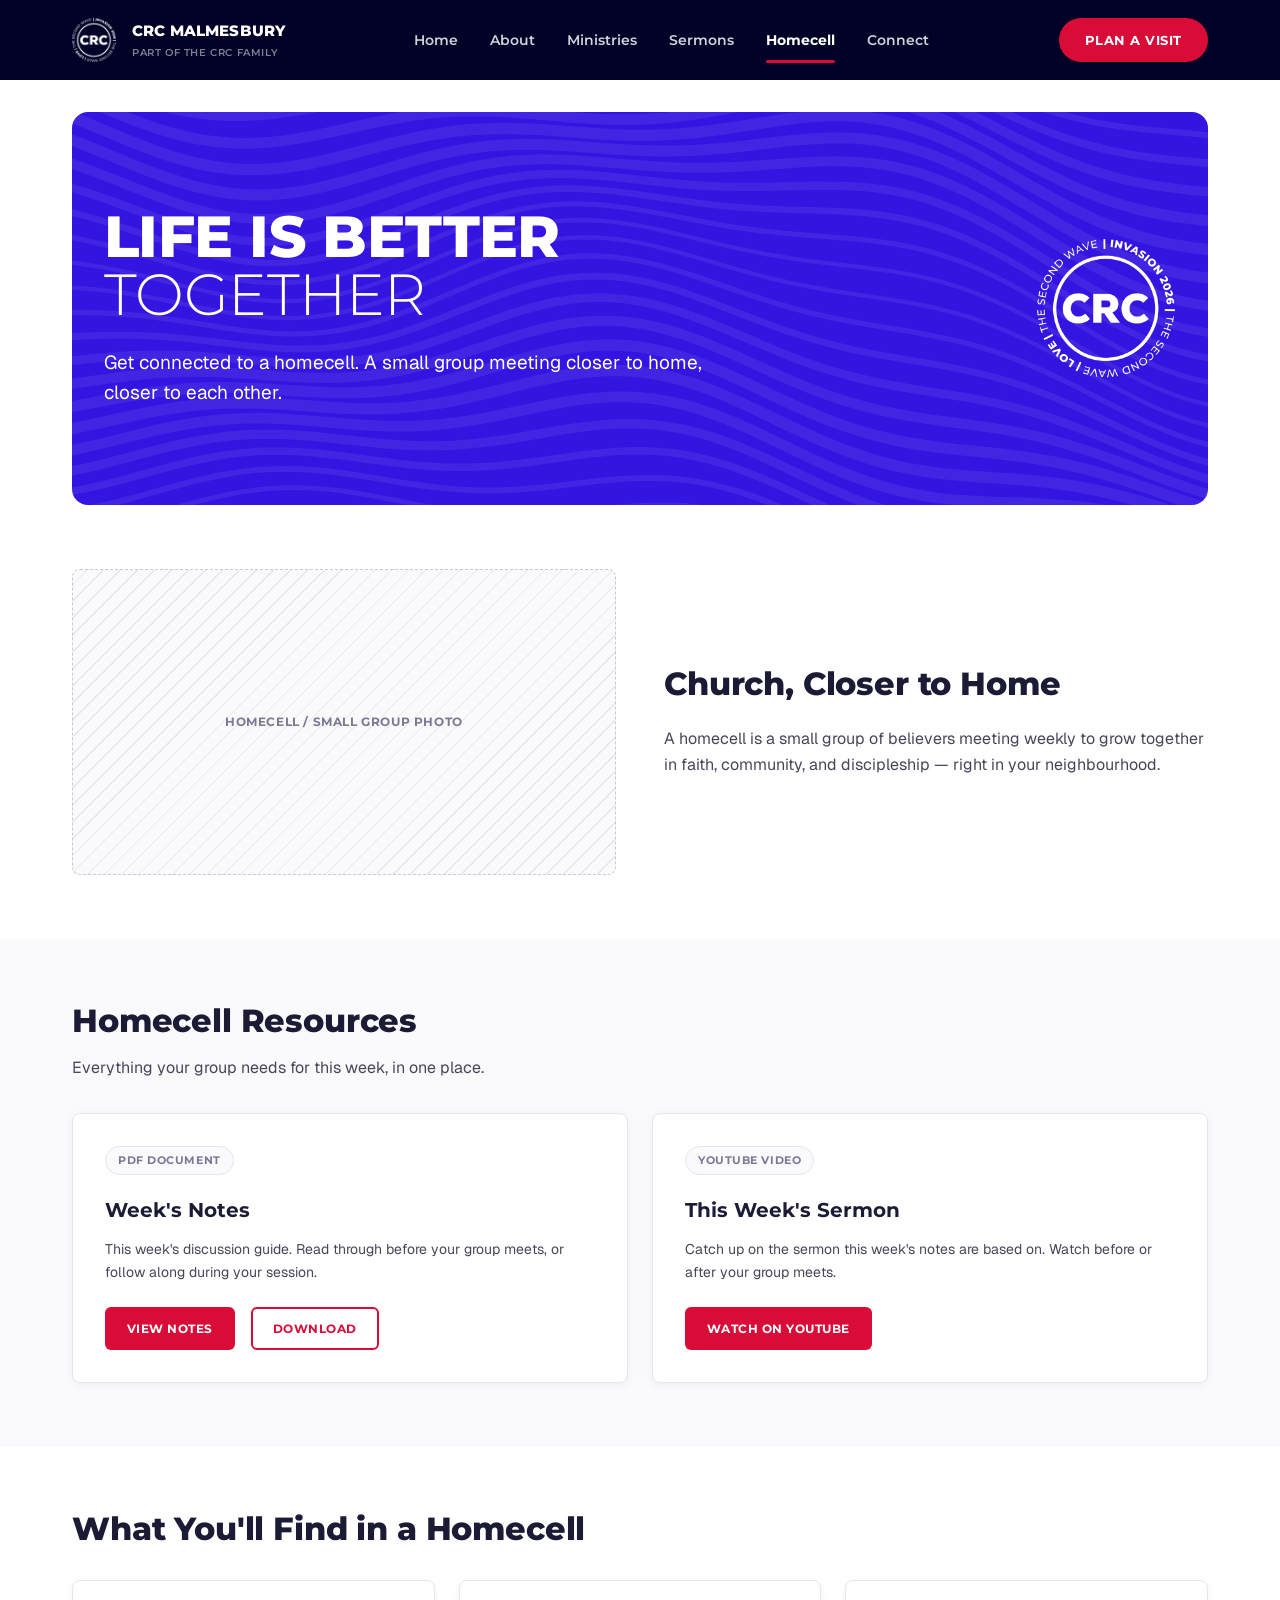
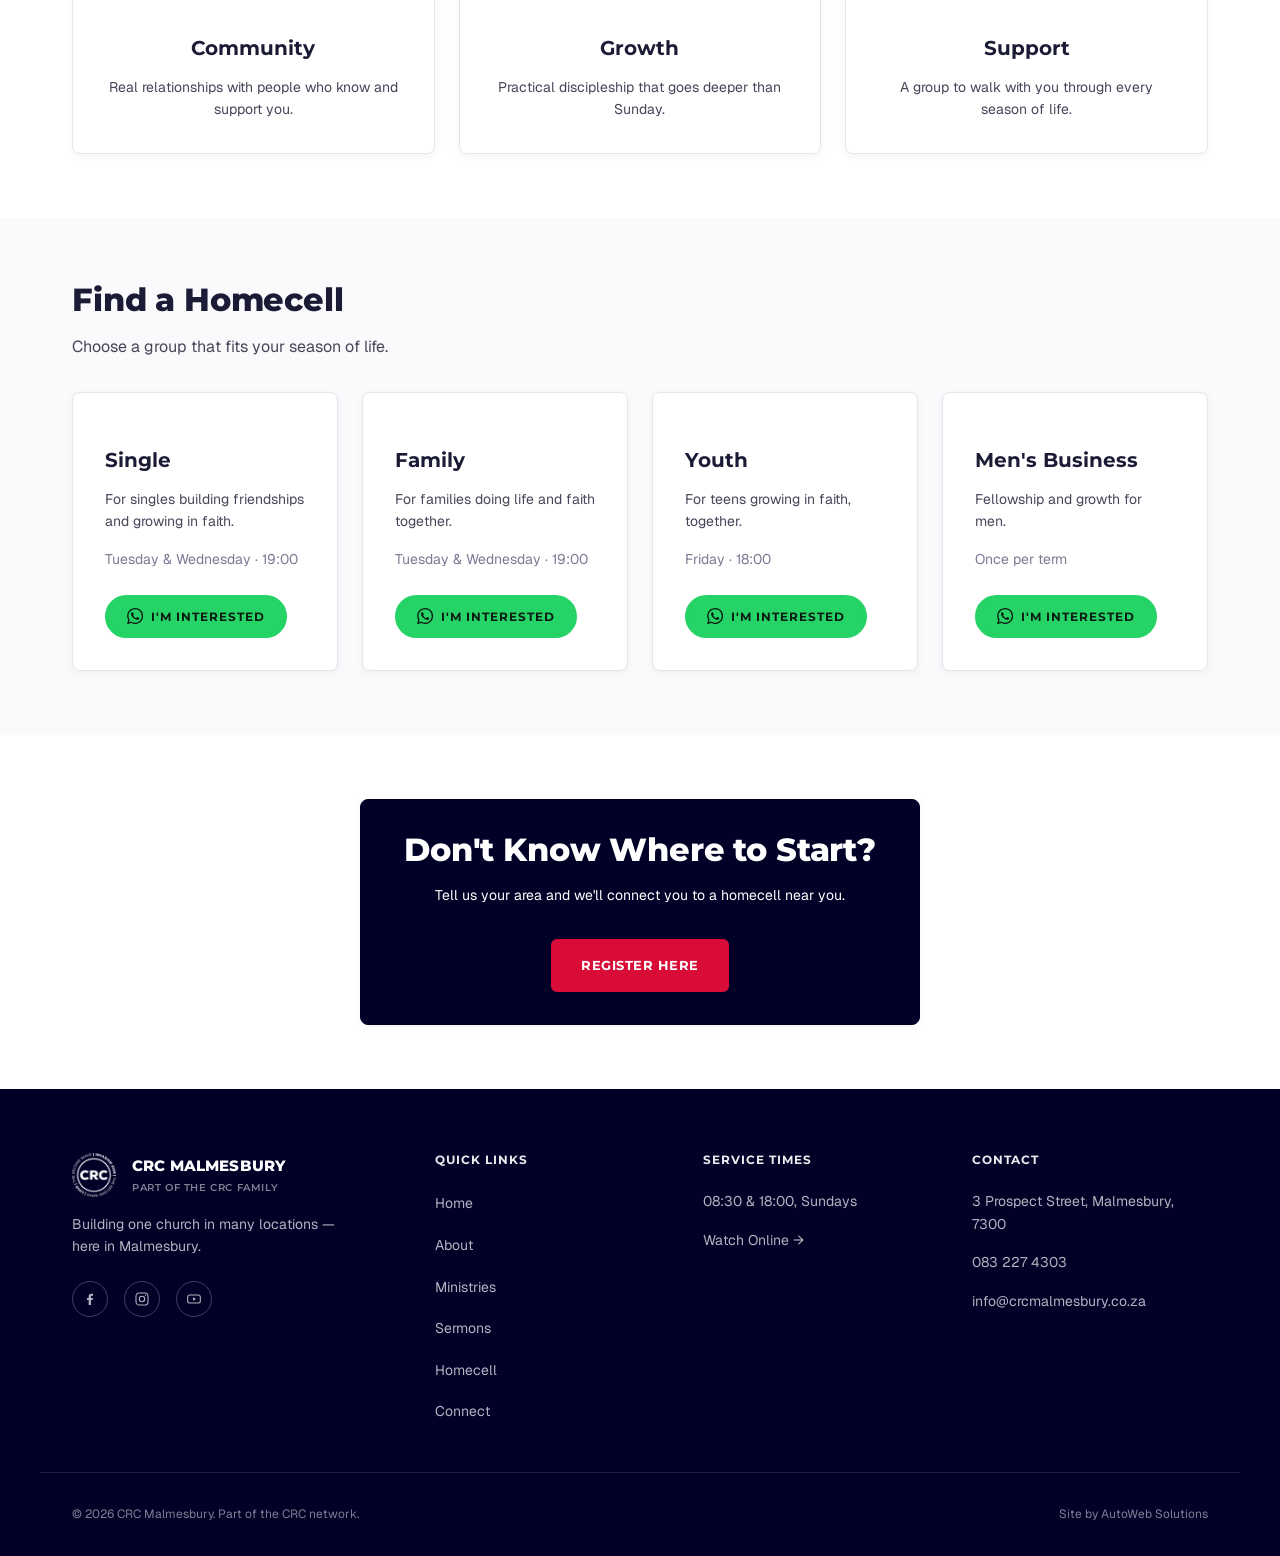
<file: homecell.html>
<!doctype html>
<html lang="en">
  <head>
    <meta charset="UTF-8" />
    <meta name="viewport" content="width=device-width, initial-scale=1.0" />
    <title>Homecell — CRC Malmesbury</title>
    <meta
      name="description"
      content="Get connected to a homecell — a small group meeting closer to home, closer to each other. Find a homecell that fits your season of life."
    />
    <link rel="preconnect" href="https://fonts.googleapis.com" />
    <link rel="preconnect" href="https://fonts.gstatic.com" crossorigin />
    <link
      href="https://fonts.googleapis.com/css2?family=Montserrat:wght@300;500;600;700;800&family=Geist:wght@400;500;600&display=swap"
      rel="stylesheet"
    />
    <link rel="icon" href="favicon.ico" sizes="any" />
    <link
      rel="icon"
      type="image/png"
      sizes="32x32"
      href="assets/favicon-32.png"
    />
    <link
      rel="icon"
      type="image/png"
      sizes="512x512"
      href="assets/favicon-512.png"
    />
    <link rel="apple-touch-icon" href="assets/apple-touch-icon.png" />
    <meta name="theme-color" content="#010027" />
    <link rel="stylesheet" href="css/style.css" />
  </head>
  <body>
    <!-- ============================== NAV ============================== -->
    <header class="nav">
      <div class="container nav__inner">
        <a href="index.html" class="nav__brand">
          <img
            class="nav__logo"
            src="assets/logo-badge.png"
            alt=""
            width="44"
            height="44"
          />
          <span>
            <span class="nav__brand-name">CRC MALMESBURY</span>
            <span class="nav__brand-tag">Part of the CRC Family</span>
          </span>
        </a>
        <nav class="nav__links" aria-label="Primary">
          <a href="index.html" class="nav__link">Home</a>
          <a href="about.html" class="nav__link">About</a>
          <a href="ministries.html" class="nav__link">Ministries</a>
          <a href="sermons.html" class="nav__link">Sermons</a>
          <a href="homecell.html" class="nav__link is-active">Homecell</a>
          <a href="connect.html" class="nav__link">Connect</a>
          <a href="connect.html" class="btn btn--pill nav__cta--mobile"
            >Plan a Visit</a
          >
        </nav>
        <a href="connect.html" class="btn btn--pill nav__cta">Plan a Visit</a>
        <button
          class="nav__toggle"
          aria-label="Toggle menu"
          aria-expanded="false"
        >
          <span></span><span></span><span></span>
        </button>
      </div>
    </header>

    <main>
      <!-- ============================== BANNER ============================== -->
      <section class="banner banner--waves banner--blue">
        <!-- Wave-band background (assets/images/banner-waves.svg) nods to the
         2026 "Invasion: The Second Wave" theme -->
        <div class="container">
          <img
            class="banner__badge"
            src="assets/2026-invasion-badge-light.png"
            alt=""
            aria-hidden="true"
          />
          <h1 class="banner__title">
            <span class="banner__title-bold">Life Is Better</span>
            <span class="banner__title-light">Together</span>
          </h1>
          <p class="lede">
            Get connected to a homecell. A small group meeting closer to home,
            closer to each other.
          </p>
        </div>
      </section>

      <!-- ============================== WHAT IS A HOMECELL ============================== -->
      <section class="section">
        <div class="container two-col">
          <!-- Real photography pending -->
          <div class="placeholder placeholder--wide two-col__media">
            <span class="placeholder__label">Homecell / small group photo</span>
          </div>
          <div>
            <h2>Church, Closer to Home</h2>
            <p class="stack-3">
              A homecell is a small group of believers meeting weekly to grow
              together in faith, community, and discipleship — right in your
              neighbourhood.
            </p>
          </div>
        </div>
      </section>

      <!-- ============================== HOMECELL RESOURCES ============================== -->
      <!-- Styled after CRC Worcester's homecell page. Links are true placeholders —
       confirm actual hosting once the notes workflow is set (Google
       Drive assumed), see brief Section 7. -->
      <section class="section section--muted">
        <div class="container">
          <div class="section-head">
            <h2>Homecell Resources</h2>
            <p class="stack-2">
              Everything your group needs for this week, in one place.
            </p>
          </div>
          <div class="grid grid--2">
            <div class="card">
              <span class="label-pill">PDF Document</span>
              <h3 class="stack-3">Week's Notes</h3>
              <p>
                This week's discussion guide. Read through before your group
                meets, or follow along during your session.
              </p>
              <div class="btn-row stack-3">
                <a href="#" class="btn btn--primary btn--sm">View Notes</a>
                <a href="#" class="btn btn--outline btn--sm">Download</a>
              </div>
            </div>
            <div class="card">
              <span class="label-pill">YouTube Video</span>
              <h3 class="stack-3">This Week's Sermon</h3>
              <p>
                Catch up on the sermon this week's notes are based on. Watch
                before or after your group meets.
              </p>
              <div class="btn-row stack-3">
                <a href="#" class="btn btn--primary btn--sm"
                  >Watch on YouTube</a
                >
              </div>
            </div>
          </div>
        </div>
      </section>

      <!-- ============================== WHY JOIN ============================== -->
      <section class="section">
        <div class="container">
          <div class="section-head">
            <h2>What You'll Find in a Homecell</h2>
          </div>
          <div class="grid grid--3">
            <div class="card card--feature">
              <h3>Community</h3>
              <p>Real relationships with people who know and support you.</p>
            </div>
            <div class="card card--feature">
              <h3>Growth</h3>
              <p>Practical discipleship that goes deeper than Sunday.</p>
            </div>
            <div class="card card--feature">
              <h3>Support</h3>
              <p>A group to walk with you through every season of life.</p>
            </div>
          </div>
        </div>
      </section>

      <!-- ============================== FIND A HOMECELL ============================== -->
      <!-- Groups and times confirmed by client (incl. "Men's Business", not
       "Men's Ministry" — deliberate). Single group description is AutoWeb copy. -->
      <section class="section section--muted">
        <div class="container">
          <div class="section-head">
            <h2>Find a Homecell</h2>
            <p class="stack-2">Choose a group that fits your season of life.</p>
          </div>
          <div class="grid grid--4">
            <div class="card card--accent">
              <h3>Single</h3>
              <p>For singles building friendships and growing in faith.</p>
              <p class="text-muted stack-3">Tuesday &amp; Wednesday · 19:00</p>
              <div class="btn-row stack-3">
                <a
                  href="https://wa.me/27832274303?text=Hi%20CRC%20Malmesbury%2C%20I%27m%20interested%20in%20joining%20the%20Single%20homecell."
                  class="btn btn--whatsapp btn--sm"
                  target="_blank"
                  rel="noopener"
                  ><svg
                    class="btn__icon"
                    viewBox="0 0 24 24"
                    fill="currentColor"
                    aria-hidden="true"
                  >
                    <path
                      d="M17.472 14.382c-.297-.149-1.758-.867-2.03-.967-.273-.099-.471-.148-.67.15-.197.297-.767.966-.94 1.164-.173.199-.347.223-.644.075-.297-.15-1.255-.463-2.39-1.475-.883-.788-1.48-1.761-1.653-2.059-.173-.297-.018-.458.13-.606.134-.133.298-.347.446-.52.149-.174.198-.298.298-.497.099-.198.05-.371-.025-.52-.075-.149-.669-1.612-.916-2.207-.242-.579-.487-.5-.669-.51-.173-.008-.371-.01-.57-.01-.198 0-.52.074-.792.372-.272.297-1.04 1.016-1.04 2.479 0 1.462 1.065 2.875 1.213 3.074.149.198 2.096 3.2 5.077 4.487.709.306 1.262.489 1.694.625.712.227 1.36.195 1.871.118.571-.085 1.758-.719 2.006-1.413.248-.694.248-1.289.173-1.413-.074-.124-.272-.198-.57-.347m-5.421 7.403h-.004a9.87 9.87 0 0 1-5.031-1.378l-.361-.214-3.741.982.998-3.648-.235-.374a9.86 9.86 0 0 1-1.51-5.26c.001-5.45 4.436-9.884 9.888-9.884 2.64 0 5.122 1.03 6.988 2.898a9.825 9.825 0 0 1 2.893 6.994c-.003 5.45-4.437 9.884-9.885 9.884m8.413-18.297A11.815 11.815 0 0 0 12.05 0C5.495 0 .16 5.335.157 11.892c0 2.096.547 4.142 1.588 5.945L.057 24l6.305-1.654a11.882 11.882 0 0 0 5.683 1.448h.005c6.554 0 11.89-5.335 11.893-11.893a11.821 11.821 0 0 0-3.48-8.413z"
                    /></svg
                  >I'm Interested</a
                >
              </div>
            </div>
            <div class="card card--accent">
              <h3>Family</h3>
              <p>For families doing life and faith together.</p>
              <p class="text-muted stack-3">Tuesday &amp; Wednesday · 19:00</p>
              <div class="btn-row stack-3">
                <a
                  href="https://wa.me/27832274303?text=Hi%20CRC%20Malmesbury%2C%20I%27m%20interested%20in%20joining%20the%20Family%20homecell."
                  class="btn btn--whatsapp btn--sm"
                  target="_blank"
                  rel="noopener"
                  ><svg
                    class="btn__icon"
                    viewBox="0 0 24 24"
                    fill="currentColor"
                    aria-hidden="true"
                  >
                    <path
                      d="M17.472 14.382c-.297-.149-1.758-.867-2.03-.967-.273-.099-.471-.148-.67.15-.197.297-.767.966-.94 1.164-.173.199-.347.223-.644.075-.297-.15-1.255-.463-2.39-1.475-.883-.788-1.48-1.761-1.653-2.059-.173-.297-.018-.458.13-.606.134-.133.298-.347.446-.52.149-.174.198-.298.298-.497.099-.198.05-.371-.025-.52-.075-.149-.669-1.612-.916-2.207-.242-.579-.487-.5-.669-.51-.173-.008-.371-.01-.57-.01-.198 0-.52.074-.792.372-.272.297-1.04 1.016-1.04 2.479 0 1.462 1.065 2.875 1.213 3.074.149.198 2.096 3.2 5.077 4.487.709.306 1.262.489 1.694.625.712.227 1.36.195 1.871.118.571-.085 1.758-.719 2.006-1.413.248-.694.248-1.289.173-1.413-.074-.124-.272-.198-.57-.347m-5.421 7.403h-.004a9.87 9.87 0 0 1-5.031-1.378l-.361-.214-3.741.982.998-3.648-.235-.374a9.86 9.86 0 0 1-1.51-5.26c.001-5.45 4.436-9.884 9.888-9.884 2.64 0 5.122 1.03 6.988 2.898a9.825 9.825 0 0 1 2.893 6.994c-.003 5.45-4.437 9.884-9.885 9.884m8.413-18.297A11.815 11.815 0 0 0 12.05 0C5.495 0 .16 5.335.157 11.892c0 2.096.547 4.142 1.588 5.945L.057 24l6.305-1.654a11.882 11.882 0 0 0 5.683 1.448h.005c6.554 0 11.89-5.335 11.893-11.893a11.821 11.821 0 0 0-3.48-8.413z"
                    /></svg
                  >I'm Interested</a
                >
              </div>
            </div>
            <div class="card card--accent">
              <h3>Youth</h3>
              <p>For teens growing in faith, together.</p>
              <p class="text-muted stack-3">Friday · 18:00</p>
              <div class="btn-row stack-3">
                <a
                  href="https://wa.me/27832274303?text=Hi%20CRC%20Malmesbury%2C%20I%27m%20interested%20in%20joining%20the%20Youth%20homecell."
                  class="btn btn--whatsapp btn--sm"
                  target="_blank"
                  rel="noopener"
                  ><svg
                    class="btn__icon"
                    viewBox="0 0 24 24"
                    fill="currentColor"
                    aria-hidden="true"
                  >
                    <path
                      d="M17.472 14.382c-.297-.149-1.758-.867-2.03-.967-.273-.099-.471-.148-.67.15-.197.297-.767.966-.94 1.164-.173.199-.347.223-.644.075-.297-.15-1.255-.463-2.39-1.475-.883-.788-1.48-1.761-1.653-2.059-.173-.297-.018-.458.13-.606.134-.133.298-.347.446-.52.149-.174.198-.298.298-.497.099-.198.05-.371-.025-.52-.075-.149-.669-1.612-.916-2.207-.242-.579-.487-.5-.669-.51-.173-.008-.371-.01-.57-.01-.198 0-.52.074-.792.372-.272.297-1.04 1.016-1.04 2.479 0 1.462 1.065 2.875 1.213 3.074.149.198 2.096 3.2 5.077 4.487.709.306 1.262.489 1.694.625.712.227 1.36.195 1.871.118.571-.085 1.758-.719 2.006-1.413.248-.694.248-1.289.173-1.413-.074-.124-.272-.198-.57-.347m-5.421 7.403h-.004a9.87 9.87 0 0 1-5.031-1.378l-.361-.214-3.741.982.998-3.648-.235-.374a9.86 9.86 0 0 1-1.51-5.26c.001-5.45 4.436-9.884 9.888-9.884 2.64 0 5.122 1.03 6.988 2.898a9.825 9.825 0 0 1 2.893 6.994c-.003 5.45-4.437 9.884-9.885 9.884m8.413-18.297A11.815 11.815 0 0 0 12.05 0C5.495 0 .16 5.335.157 11.892c0 2.096.547 4.142 1.588 5.945L.057 24l6.305-1.654a11.882 11.882 0 0 0 5.683 1.448h.005c6.554 0 11.89-5.335 11.893-11.893a11.821 11.821 0 0 0-3.48-8.413z"
                    /></svg
                  >I'm Interested</a
                >
              </div>
            </div>
            <div class="card card--accent">
              <h3>Men's Business</h3>
              <p>Fellowship and growth for men.</p>
              <p class="text-muted stack-3">Once per term</p>
              <div class="btn-row stack-3">
                <a
                  href="https://wa.me/27832274303?text=Hi%20CRC%20Malmesbury%2C%20I%27m%20interested%20in%20joining%20the%20Men%27s%20Business%20homecell."
                  class="btn btn--whatsapp btn--sm"
                  target="_blank"
                  rel="noopener"
                  ><svg
                    class="btn__icon"
                    viewBox="0 0 24 24"
                    fill="currentColor"
                    aria-hidden="true"
                  >
                    <path
                      d="M17.472 14.382c-.297-.149-1.758-.867-2.03-.967-.273-.099-.471-.148-.67.15-.197.297-.767.966-.94 1.164-.173.199-.347.223-.644.075-.297-.15-1.255-.463-2.39-1.475-.883-.788-1.48-1.761-1.653-2.059-.173-.297-.018-.458.13-.606.134-.133.298-.347.446-.52.149-.174.198-.298.298-.497.099-.198.05-.371-.025-.52-.075-.149-.669-1.612-.916-2.207-.242-.579-.487-.5-.669-.51-.173-.008-.371-.01-.57-.01-.198 0-.52.074-.792.372-.272.297-1.04 1.016-1.04 2.479 0 1.462 1.065 2.875 1.213 3.074.149.198 2.096 3.2 5.077 4.487.709.306 1.262.489 1.694.625.712.227 1.36.195 1.871.118.571-.085 1.758-.719 2.006-1.413.248-.694.248-1.289.173-1.413-.074-.124-.272-.198-.57-.347m-5.421 7.403h-.004a9.87 9.87 0 0 1-5.031-1.378l-.361-.214-3.741.982.998-3.648-.235-.374a9.86 9.86 0 0 1-1.51-5.26c.001-5.45 4.436-9.884 9.888-9.884 2.64 0 5.122 1.03 6.988 2.898a9.825 9.825 0 0 1 2.893 6.994c-.003 5.45-4.437 9.884-9.885 9.884m8.413-18.297A11.815 11.815 0 0 0 12.05 0C5.495 0 .16 5.335.157 11.892c0 2.096.547 4.142 1.588 5.945L.057 24l6.305-1.654a11.882 11.882 0 0 0 5.683 1.448h.005c6.554 0 11.89-5.335 11.893-11.893a11.821 11.821 0 0 0-3.48-8.413z"
                    /></svg
                  >I'm Interested</a
                >
              </div>
            </div>
          </div>
        </div>
      </section>

      <!-- ============================== DON'T KNOW WHERE TO START ============================== -->
      <section class="section">
        <div class="container">
          <div
            class="card card--navy"
            style="max-width: 560px; margin-inline: auto; text-align: center"
          >
            <h2>Don't Know Where to Start?</h2>
            <p class="stack-3">
              Tell us your area and we'll connect you to a homecell near you.
            </p>
            <div class="btn-row stack-4" style="justify-content: center">
              <a href="connect.html" class="btn btn--primary btn--primary-invert"
                data-open-dialog="homecell-dialog"
                >Register Here</a
              >
            </div>
          </div>
        </div>
      </section>

      <!-- Homecell register pop-up — builds a pre-filled WhatsApp message (no form backend) -->
      <dialog class="modal" id="homecell-dialog" aria-labelledby="homecell-dialog-title">
        <form class="modal__form" id="homecell-form" data-whatsapp="27832274303" novalidate>
          <button type="button" class="modal__close" data-close-dialog aria-label="Close">&times;</button>
          <h2 id="homecell-dialog-title">Join a Homecell</h2>
          <p class="modal__lede">Tell us where you live and we'll open WhatsApp with your message ready to send.</p>

          <div class="field">
            <label for="homecell-name">Name</label>
            <input id="homecell-name" name="name" data-label="Name" type="text" autocomplete="name" required>
          </div>
          <div class="field">
            <label for="homecell-number">Number</label>
            <input id="homecell-number" name="number" data-label="Number" type="tel" autocomplete="tel" inputmode="tel" required>
          </div>
          <div class="field">
            <label for="homecell-email">Email <span class="field__optional">(optional)</span></label>
            <input id="homecell-email" name="email" data-label="Email" type="email" autocomplete="email">
          </div>
          <div class="field">
            <label for="homecell-town">Town</label>
            <input id="homecell-town" name="town" data-label="Town" type="text" autocomplete="address-level2" placeholder="e.g. Malmesbury" required>
          </div>
          <div class="field">
            <label for="homecell-area">Area</label>
            <input id="homecell-area" name="area" data-label="Area" type="text" autocomplete="address-level3" placeholder="e.g. Wesbank" required>
          </div>

          <p class="modal__error" role="alert" hidden>Please fill in your name, number, town and area.</p>

          <button type="submit" class="btn btn--whatsapp modal__submit">Send on WhatsApp</button>
        </form>
      </dialog>
    </main>

    <!-- ============================== FOOTER ============================== -->
    <footer class="footer">
      <div class="container footer__grid">
        <div class="footer__col footer__brand">
          <a href="index.html" class="nav__brand">
            <img
              class="nav__logo"
              src="assets/logo-badge.png"
              alt=""
              width="44"
              height="44"
            />
            <span>
              <span class="nav__brand-name">CRC MALMESBURY</span>
              <span class="nav__brand-tag">Part of the CRC Family</span>
            </span>
          </a>
          <p>Building one church in many locations — here in Malmesbury.</p>
          <!-- Social channels unconfirmed — see brief Section 7 -->
          <div class="footer__social">
            <a href="#" aria-label="Facebook"
              ><svg
                width="16"
                height="16"
                viewBox="0 0 24 24"
                fill="currentColor"
              >
                <path
                  d="M13.5 21v-7.5h2.5l.5-3h-3V8.5c0-.9.3-1.5 1.6-1.5H16.5V4.2C16.2 4.1 15.2 4 14 4c-2.4 0-4 1.5-4 4.2V10.5H7.5v3H10V21h3.5z"
                /></svg
            ></a>
            <a href="#" aria-label="Instagram"
              ><svg
                width="16"
                height="16"
                viewBox="0 0 24 24"
                fill="none"
                stroke="currentColor"
                stroke-width="1.6"
              >
                <rect x="3" y="3" width="18" height="18" rx="5" />
                <circle cx="12" cy="12" r="4" />
                <circle
                  cx="17.5"
                  cy="6.5"
                  r="1"
                  fill="currentColor"
                  stroke="none"
                /></svg
            ></a>
            <a href="#" aria-label="YouTube"
              ><svg
                width="16"
                height="16"
                viewBox="0 0 24 24"
                fill="none"
                stroke="currentColor"
                stroke-width="1.6"
              >
                <rect x="2.5" y="6" width="19" height="12" rx="3" />
                <path
                  d="M10.5 9.5v5l4.5-2.5-4.5-2.5z"
                  fill="currentColor"
                  stroke="none"
                /></svg
            ></a>
          </div>
        </div>
        <div class="footer__col">
          <h3>Quick Links</h3>
          <ul>
            <li><a href="index.html">Home</a></li>
            <li><a href="about.html">About</a></li>
            <li><a href="ministries.html">Ministries</a></li>
            <li><a href="sermons.html">Sermons</a></li>
            <li><a href="homecell.html">Homecell</a></li>
            <li><a href="connect.html">Connect</a></li>
          </ul>
        </div>
        <div class="footer__col">
          <h3>Service Times</h3>
          <p>08:30 &amp; 18:00, Sundays</p>
          <p><a href="sermons.html">Watch Online →</a></p>
        </div>
        <div class="footer__col">
          <h3>Contact</h3>
          <p>3 Prospect Street, Malmesbury, 7300</p>
          <p>083 227 4303</p>
          <p>
            <a href="mailto:info@crcmalmesbury.co.za"
              >info@crcmalmesbury.co.za</a
            >
          </p>
        </div>
      </div>
      <div class="container footer__bottom">
        <p>© 2026 CRC Malmesbury. Part of the CRC network.</p>
        <p>Site by AutoWeb Solutions</p>
      </div>
    </footer>

    <script src="js/main.js"></script>
  </body>
</html>
</file>
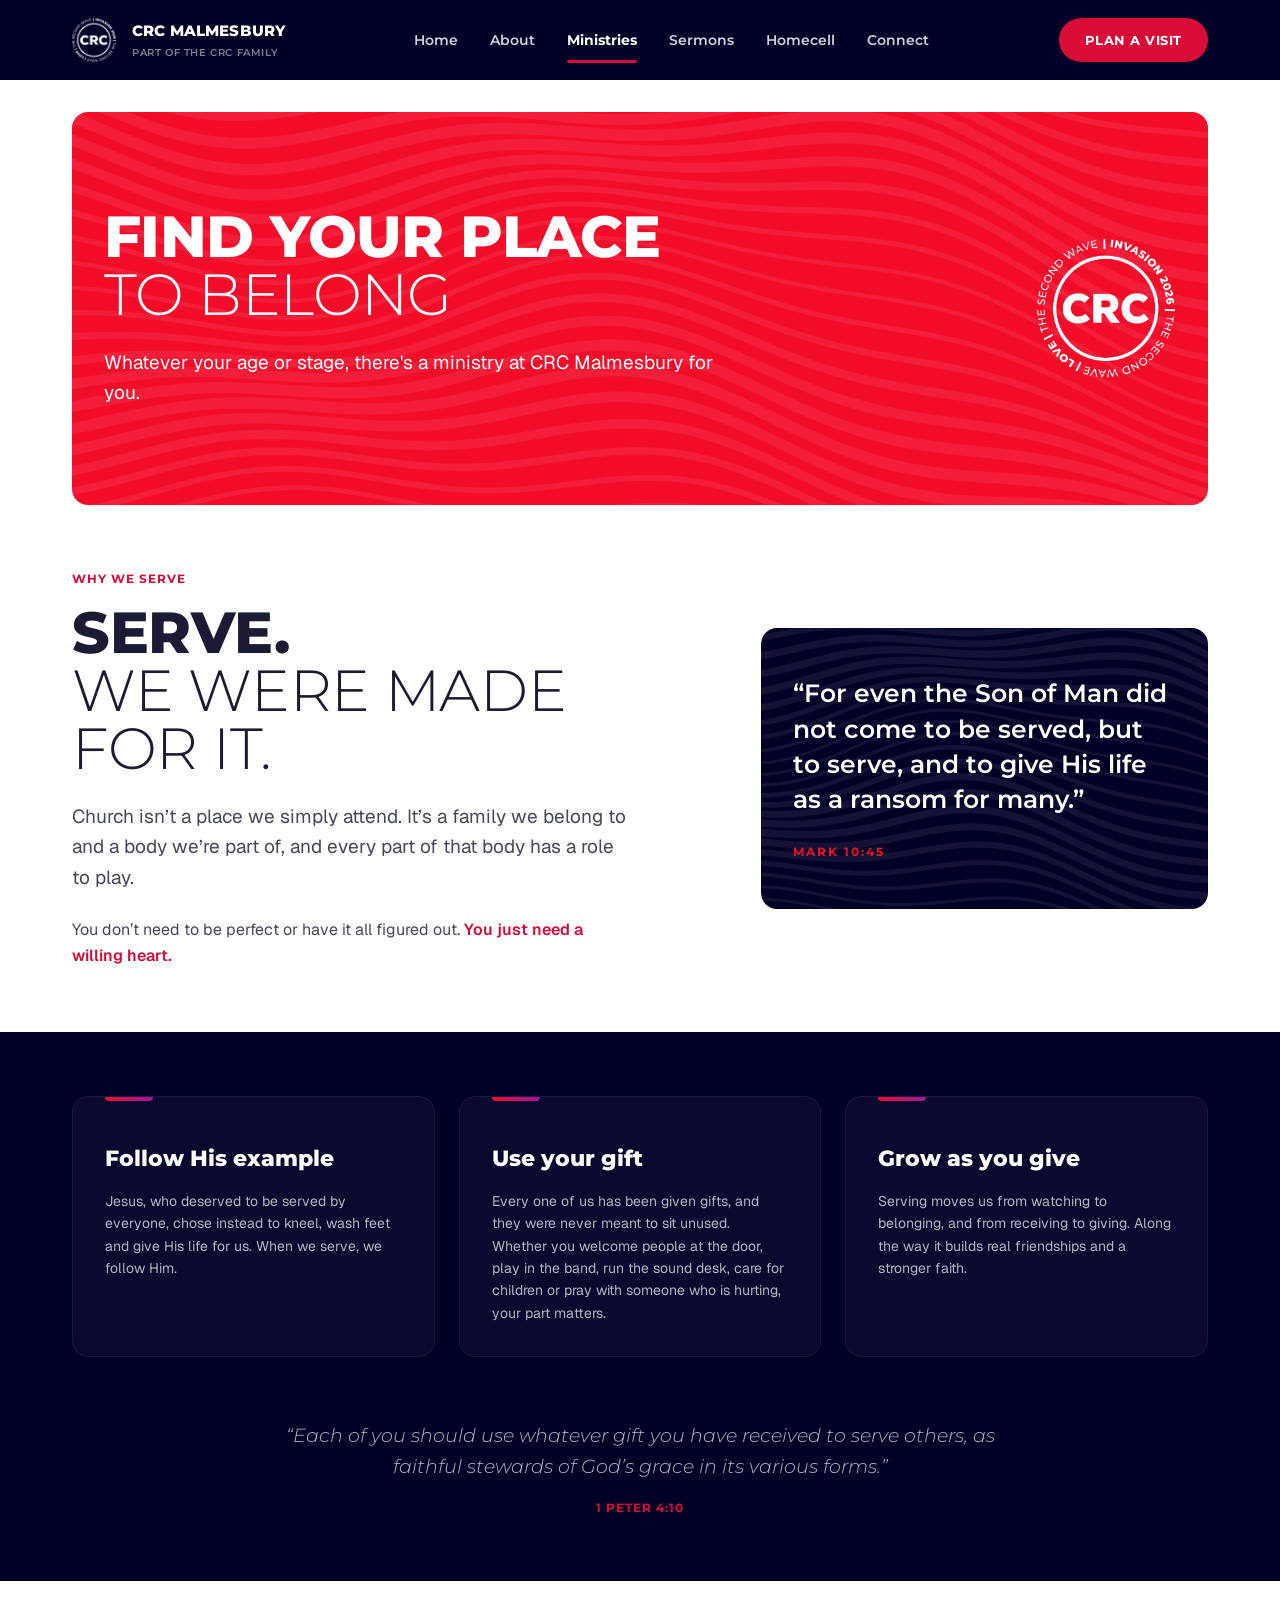
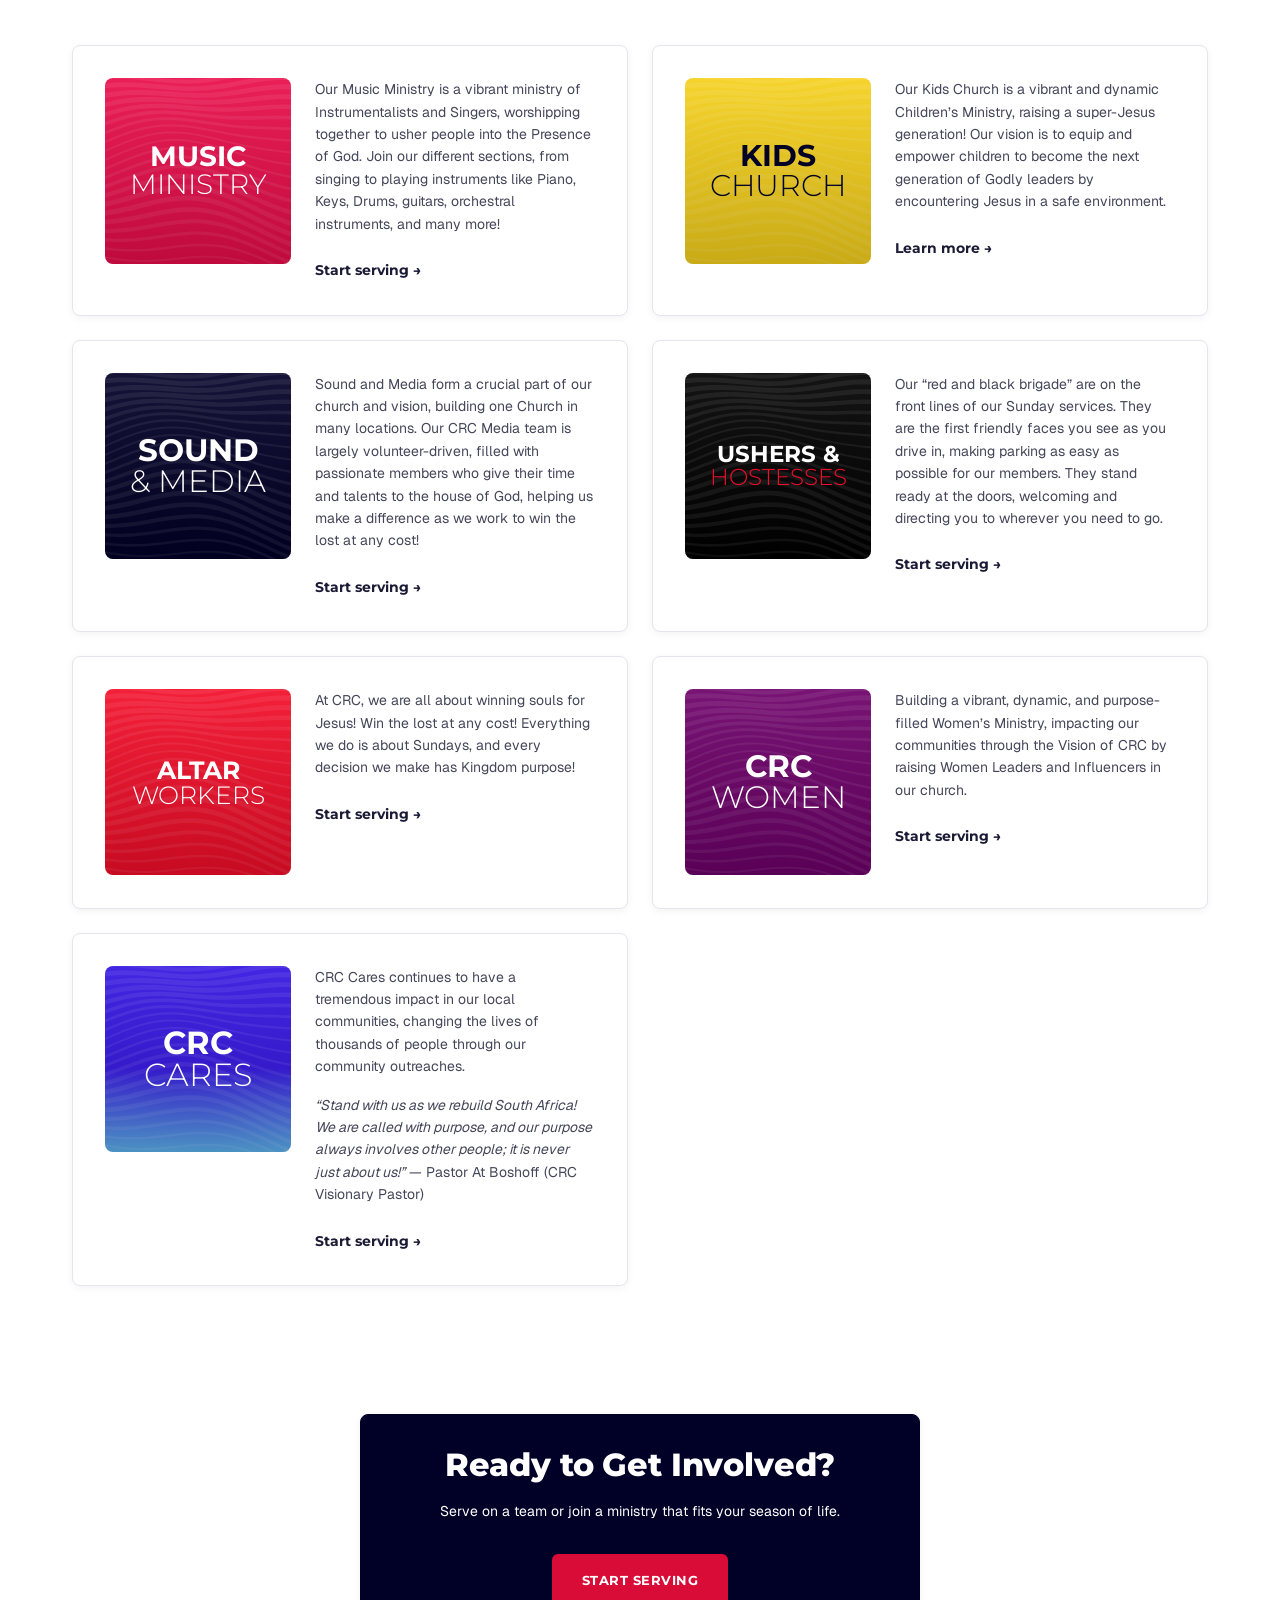
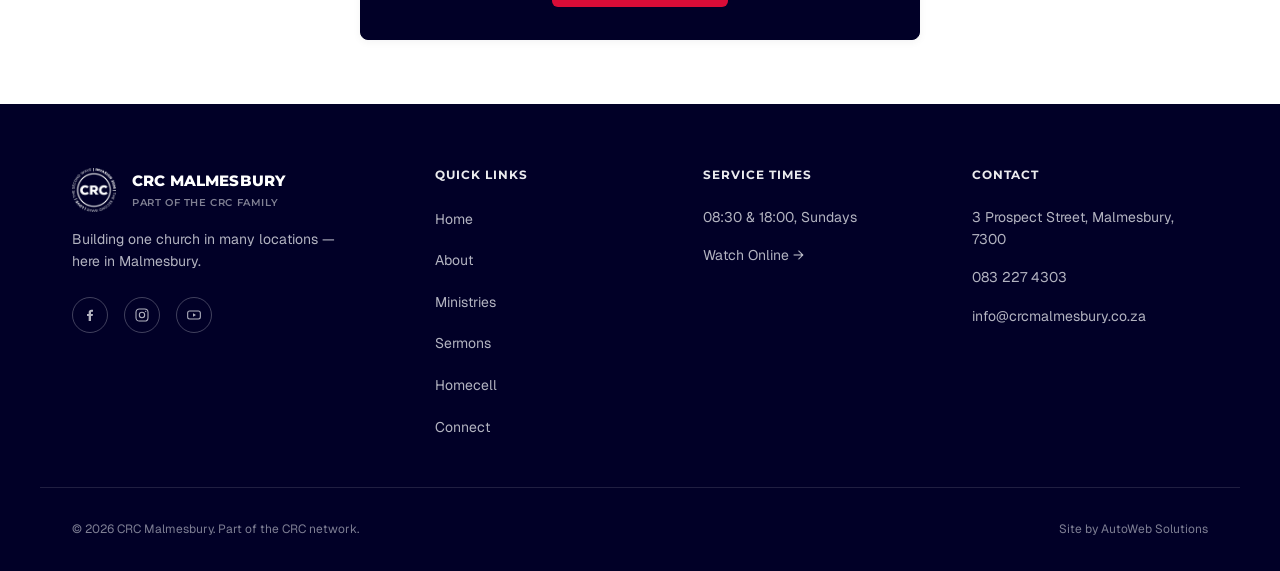
<file: ministries.html>
<!doctype html>
<html lang="en">
<head>
<meta charset="UTF-8">
<meta name="viewport" content="width=device-width, initial-scale=1.0">
<title>Ministries — CRC Malmesbury</title>
<meta name="description" content="Whatever your age or stage, there's a ministry at CRC Malmesbury for you — Kids Church, Youth, Women's, Men's, Worship, and Community &amp; Outreach.">
<link rel="preconnect" href="https://fonts.googleapis.com">
<link rel="preconnect" href="https://fonts.gstatic.com" crossorigin>
<link href="https://fonts.googleapis.com/css2?family=Montserrat:wght@300;500;600;700;800&family=Geist:wght@400;500;600&display=swap" rel="stylesheet">
<link rel="icon" href="favicon.ico" sizes="any">
<link rel="icon" type="image/png" sizes="32x32" href="assets/favicon-32.png">
<link rel="icon" type="image/png" sizes="512x512" href="assets/favicon-512.png">
<link rel="apple-touch-icon" href="assets/apple-touch-icon.png">
<meta name="theme-color" content="#010027">
<link rel="stylesheet" href="css/style.css">
</head>
<body>

<!-- ============================== NAV ============================== -->
<header class="nav">
  <div class="container nav__inner">
    <a href="index.html" class="nav__brand">
      <img class="nav__logo" src="assets/logo-badge.png" alt="" width="44" height="44">
      <span>
        <span class="nav__brand-name">CRC MALMESBURY</span>
        <span class="nav__brand-tag">Part of the CRC Family</span>
      </span>
    </a>
    <nav class="nav__links" aria-label="Primary">
      <a href="index.html" class="nav__link">Home</a>
      <a href="about.html" class="nav__link">About</a>
      <a href="ministries.html" class="nav__link is-active">Ministries</a>
      <a href="sermons.html" class="nav__link">Sermons</a>
      <a href="homecell.html" class="nav__link">Homecell</a>
      <a href="connect.html" class="nav__link">Connect</a>
      <a href="connect.html" class="btn btn--pill nav__cta--mobile">Plan a Visit</a>
    </nav>
    <a href="connect.html" class="btn btn--pill nav__cta">Plan a Visit</a>
    <button class="nav__toggle" aria-label="Toggle menu" aria-expanded="false">
      <span></span><span></span><span></span>
    </button>
  </div>
</header>

<main>

  <!-- ============================== BANNER ============================== -->
  <section class="banner banner--waves banner--red">
    <!-- Wave-band background (assets/images/banner-waves.svg) nods to the
         2026 "Invasion: The Second Wave" theme -->
    <div class="container">
      <img class="banner__badge" src="assets/2026-invasion-badge-light.png" alt="" aria-hidden="true">
      <h1 class="banner__title">
        <span class="banner__title-bold">Find Your Place</span>
        <span class="banner__title-light">to Belong</span>
      </h1>
      <p class="lede">Whatever your age or stage, there's a ministry at CRC Malmesbury for you.</p>
    </div>
  </section>

  <!-- ============================== WHY WE SERVE ============================== -->
  <section class="section serve-intro">
    <div class="container">
      <div class="serve-intro__top">
        <div class="serve-intro__text">
          <span class="eyebrow">Why we serve</span>
          <h2 class="serve-intro__title">
            <span>Serve.</span>
            <span class="serve-intro__title-light">We were made for it.</span>
          </h2>
          <p class="lede stack-3">Church isn’t a place we simply attend. It’s a family we belong to and a body we’re part of, and every part of that body has a role to play.</p>
          <p class="serve-intro__heart stack-3">You don’t need to be perfect or have it all figured out. <strong>You just need a willing heart.</strong></p>
        </div>

        <figure class="verse-card">
          <blockquote>
            <p>“For even the Son of Man did not come to be served, but to serve, and to give His life as a ransom for many.”</p>
          </blockquote>
          <figcaption>Mark 10:45</figcaption>
        </figure>
      </div>

    </div>
  </section>

  <!-- Three reasons to serve — navy band like About's Mission, Vision & Values,
       but plain columns (no panels) with the verse centred underneath -->
  <section class="section section--navy mvv serve-reasons">
    <div class="container">
      <div class="glow-panels">
        <div class="glow-panel">
          <h3>Follow His example</h3>
          <p>Jesus, who deserved to be served by everyone, chose instead to kneel, wash feet and give His life for us. When we serve, we follow Him.</p>
        </div>
        <div class="glow-panel">
          <h3>Use your gift</h3>
          <p>Every one of us has been given gifts, and they were never meant to sit unused. Whether you welcome people at the door, play in the band, run the sound desk, care for children or pray with someone who is hurting, your part matters.</p>
        </div>
        <div class="glow-panel">
          <h3>Grow as you give</h3>
          <p>Serving moves us from watching to belonging, and from receiving to giving. Along the way it builds real friendships and a stronger faith.</p>
        </div>
      </div>
      <figure class="quote quote--center">
        <blockquote>
          <p>&ldquo;Each of you should use whatever gift you have received to serve others, as faithful stewards of God&rsquo;s grace in its various forms.&rdquo;</p>
        </blockquote>
        <figcaption>1 Peter 4:10</figcaption>
      </figure>
    </div>
  </section>

  <!-- ============================== MINISTRY GRID ============================== -->
  <!-- Ministry list and copy confirmed by client. Cards use colour name cards
       (ministry spot colours from the CRC 2026 Theme Guidelines) until
       deliberate ministry photos are taken. -->
  <section class="section">
    <div class="container">
      <div class="grid grid--2 grid--ministries">
        <div class="card card--ministry">
          <!-- Photo kept for later use: <img class="card__media" src="assets/images/music-ministry.jpg" alt="Close-up of a red electric guitar being played" width="1004" height="1280" loading="lazy" style="object-position: center 45%"> -->
          <div class="namecard namecard--music">
            <h3 class="namecard__title"><span>Music</span> <span class="namecard__light">Ministry</span></h3>
          </div>
          <div class="card__text">
            <p>Our Music Ministry is a vibrant ministry of Instrumentalists and Singers, worshipping together to usher people into the Presence of God. Join our different sections, from singing to playing instruments like Piano, Keys, Drums, guitars, orchestral instruments, and many more!</p>
            <a href="https://wa.me/27832274303?text=Hi%20there.%0AI%20am%20interested%20to%20start%20serving%20in%20Music%20Ministry%2C%0Acan%20you%20tell%20me%20more%20about%20it%20please." class="link-arrow" target="_blank" rel="noopener">Start serving →</a>
          </div>
        </div>
        <div class="card card--ministry">
          <!-- Photo kept for later use: <img class="card__media" src="assets/images/kids-church.jpg" alt="Two smiling Kids Church volunteers giving a thumbs up" width="1436" height="1600" loading="lazy" style="object-position: center 5%"> -->
          <div class="namecard namecard--kids">
            <h3 class="namecard__title"><span>Kids</span> <span class="namecard__light">Church</span></h3>
          </div>
          <div class="card__text">
            <p>Our Kids Church is a vibrant and dynamic Children’s Ministry, raising a super-Jesus generation! Our vision is to equip and empower children to become the next generation of Godly leaders by encountering Jesus in a safe environment.</p>
            <a href="connect.html" class="link-arrow">Learn more →</a>
          </div>
        </div>
        <div class="card card--ministry">
          <div class="namecard namecard--media">
            <h3 class="namecard__title"><span>Sound</span> <span class="namecard__light">&amp; Media</span></h3>
          </div>
          <div class="card__text">
            <p>Sound and Media form a crucial part of our church and vision, building one Church in many locations. Our CRC Media team is largely volunteer-driven, filled with passionate members who give their time and talents to the house of God, helping us make a difference as we work to win the lost at any cost!</p>
            <a href="https://wa.me/27832274303?text=Hi%20there.%0AI%20am%20interested%20to%20start%20serving%20in%20Sound%20%26%20Media%2C%0Acan%20you%20tell%20me%20more%20about%20it%20please." class="link-arrow" target="_blank" rel="noopener">Start serving →</a>
          </div>
        </div>
        <div class="card card--ministry">
          <!-- Photo kept for later use: <img class="card__media" src="assets/images/usher-and-hostes.JPG" alt="Three ushers in red and black CRC uniforms" width="1280" height="1920" loading="lazy" style="object-position: center 4%"> -->
          <div class="namecard namecard--ushers">
            <h3 class="namecard__title"><span>Ushers &amp;</span> <span class="namecard__light">Hostesses</span></h3>
          </div>
          <div class="card__text">
            <p>Our “red and black brigade” are on the front lines of our Sunday services. They are the first friendly faces you see as you drive in, making parking as easy as possible for our members. They stand ready at the doors, welcoming and directing you to wherever you need to go.</p>
            <a href="https://wa.me/27832274303?text=Hi%20there.%0AI%20am%20interested%20to%20start%20serving%20in%20Ushers%20%26%20Hostesses%2C%0Acan%20you%20tell%20me%20more%20about%20it%20please." class="link-arrow" target="_blank" rel="noopener">Start serving →</a>
          </div>
        </div>
        <div class="card card--ministry">
          <div class="namecard namecard--altar">
            <h3 class="namecard__title"><span>Altar</span> <span class="namecard__light">Workers</span></h3>
          </div>
          <div class="card__text">
            <p>At CRC, we are all about winning souls for Jesus! Win the lost at any cost! Everything we do is about Sundays, and every decision we make has Kingdom purpose!</p>
            <a href="https://wa.me/27832274303?text=Hi%20there.%0AI%20am%20interested%20to%20start%20serving%20in%20Altar%20Workers%2C%0Acan%20you%20tell%20me%20more%20about%20it%20please." class="link-arrow" target="_blank" rel="noopener">Start serving →</a>
          </div>
        </div>
        <div class="card card--ministry">
          <div class="namecard namecard--women">
            <h3 class="namecard__title"><span>CRC</span> <span class="namecard__light">Women</span></h3>
          </div>
          <div class="card__text">
            <p>Building a vibrant, dynamic, and purpose-filled Women’s Ministry, impacting our communities through the Vision of CRC by raising Women Leaders and Influencers in our church.</p>
            <a href="https://wa.me/27832274303?text=Hi%20there.%0AI%20am%20interested%20to%20start%20serving%20in%20CRC%20Women%2C%0Acan%20you%20tell%20me%20more%20about%20it%20please." class="link-arrow" target="_blank" rel="noopener">Start serving →</a>
          </div>
        </div>
        <div class="card card--ministry">
          <div class="namecard namecard--cares">
            <h3 class="namecard__title"><span>CRC</span> <span class="namecard__light">Cares</span></h3>
          </div>
          <div class="card__text">
            <p>CRC Cares continues to have a tremendous impact in our local communities, changing the lives of thousands of people through our community outreaches.</p>
            <p><em>“Stand with us as we rebuild South Africa! We are called with purpose, and our purpose always involves other people; it is never just about us!”</em> — Pastor At Boshoff (CRC Visionary Pastor)</p>
            <a href="https://wa.me/27832274303?text=Hi%20there.%0AI%20am%20interested%20to%20start%20serving%20in%20CRC%20Cares%2C%0Acan%20you%20tell%20me%20more%20about%20it%20please." class="link-arrow" target="_blank" rel="noopener">Start serving →</a>
          </div>
        </div>
      </div>
    </div>
  </section>

  <!-- ============================== CTA ============================== -->
  <section class="section">
    <div class="container">
      <div class="card card--navy" style="max-width: 560px; margin-inline: auto; text-align: center">
        <h2>Ready to Get Involved?</h2>
        <p class="stack-3">Serve on a team or join a ministry that fits your season of life.</p>
        <div class="btn-row stack-4" style="justify-content: center">
          <button type="button" class="btn btn--primary btn--primary-invert" data-open-dialog="serve-dialog">Start Serving</button>
        </div>
      </div>
    </div>
  </section>

  <!-- Start Serving pop-up — builds a pre-filled WhatsApp message (no form backend).
       Kids Church is left out on purpose: serving with children goes through the church office. -->
  <dialog class="modal" id="serve-dialog" aria-labelledby="serve-dialog-title">
    <form class="modal__form" id="serve-form" data-whatsapp="27832274303" novalidate>
      <button type="button" class="modal__close" data-close-dialog aria-label="Close">&times;</button>
      <h2 id="serve-dialog-title">Start Serving</h2>
      <p class="modal__lede">Tell us a bit about you and we'll open WhatsApp with your message ready to send.</p>

      <div class="field">
        <label for="serve-name">Name</label>
        <input id="serve-name" name="name" data-label="Name" type="text" autocomplete="name" required>
      </div>
      <div class="field">
        <label for="serve-number">Number</label>
        <input id="serve-number" name="number" data-label="Number" type="tel" autocomplete="tel" inputmode="tel" required>
      </div>
      <div class="field">
        <label for="serve-email">Email <span class="field__optional">(optional)</span></label>
        <input id="serve-email" name="email" data-label="Email" type="email" autocomplete="email">
      </div>
      <div class="field">
        <label for="serve-ministry">Ministry</label>
        <select id="serve-ministry" name="ministry" required>
          <option value="" disabled selected>Choose a ministry</option>
          <option>Music Ministry</option>
          <option>Sound &amp; Media</option>
          <option>Ushers &amp; Hostesses</option>
          <option>Altar Workers</option>
          <option>CRC Cares</option>
          <option>CRC Women</option>
          <option value="unsure">I'm not sure yet</option>
        </select>
      </div>

      <p class="modal__error" id="serve-error" role="alert" hidden>Please fill in your name, number and ministry.</p>

      <button type="submit" class="btn btn--whatsapp modal__submit">Send on WhatsApp</button>
    </form>
  </dialog>

</main>

<!-- ============================== FOOTER ============================== -->
<footer class="footer">
  <div class="container footer__grid">
    <div class="footer__col footer__brand">
      <a href="index.html" class="nav__brand">
        <img class="nav__logo" src="assets/logo-badge.png" alt="" width="44" height="44">
        <span>
          <span class="nav__brand-name">CRC MALMESBURY</span>
          <span class="nav__brand-tag">Part of the CRC Family</span>
        </span>
      </a>
      <p>Building one church in many locations — here in Malmesbury.</p>
      <!-- Social channels unconfirmed — see brief Section 7 -->
      <div class="footer__social">
        <a href="#" aria-label="Facebook"><svg width="16" height="16" viewBox="0 0 24 24" fill="currentColor"><path d="M13.5 21v-7.5h2.5l.5-3h-3V8.5c0-.9.3-1.5 1.6-1.5H16.5V4.2C16.2 4.1 15.2 4 14 4c-2.4 0-4 1.5-4 4.2V10.5H7.5v3H10V21h3.5z"/></svg></a>
        <a href="#" aria-label="Instagram"><svg width="16" height="16" viewBox="0 0 24 24" fill="none" stroke="currentColor" stroke-width="1.6"><rect x="3" y="3" width="18" height="18" rx="5"/><circle cx="12" cy="12" r="4"/><circle cx="17.5" cy="6.5" r="1" fill="currentColor" stroke="none"/></svg></a>
        <a href="#" aria-label="YouTube"><svg width="16" height="16" viewBox="0 0 24 24" fill="none" stroke="currentColor" stroke-width="1.6"><rect x="2.5" y="6" width="19" height="12" rx="3"/><path d="M10.5 9.5v5l4.5-2.5-4.5-2.5z" fill="currentColor" stroke="none"/></svg></a>
      </div>
    </div>
    <div class="footer__col">
      <h3>Quick Links</h3>
      <ul>
        <li><a href="index.html">Home</a></li>
        <li><a href="about.html">About</a></li>
        <li><a href="ministries.html">Ministries</a></li>
        <li><a href="sermons.html">Sermons</a></li>
        <li><a href="homecell.html">Homecell</a></li>
        <li><a href="connect.html">Connect</a></li>
      </ul>
    </div>
    <div class="footer__col">
      <h3>Service Times</h3>
      <p>08:30 &amp; 18:00, Sundays</p>
      <p><a href="sermons.html">Watch Online →</a></p>
    </div>
    <div class="footer__col">
      <h3>Contact</h3>
      <p>3 Prospect Street, Malmesbury, 7300</p>
      <p>083 227 4303</p>
      <p><a href="mailto:info@crcmalmesbury.co.za">info@crcmalmesbury.co.za</a></p>
    </div>
  </div>
  <div class="container footer__bottom">
    <p>© 2026 CRC Malmesbury. Part of the CRC network.</p>
    <p>Site by AutoWeb Solutions</p>
  </div>
</footer>

<script src="js/main.js"></script>
</body>
</html>
</file>
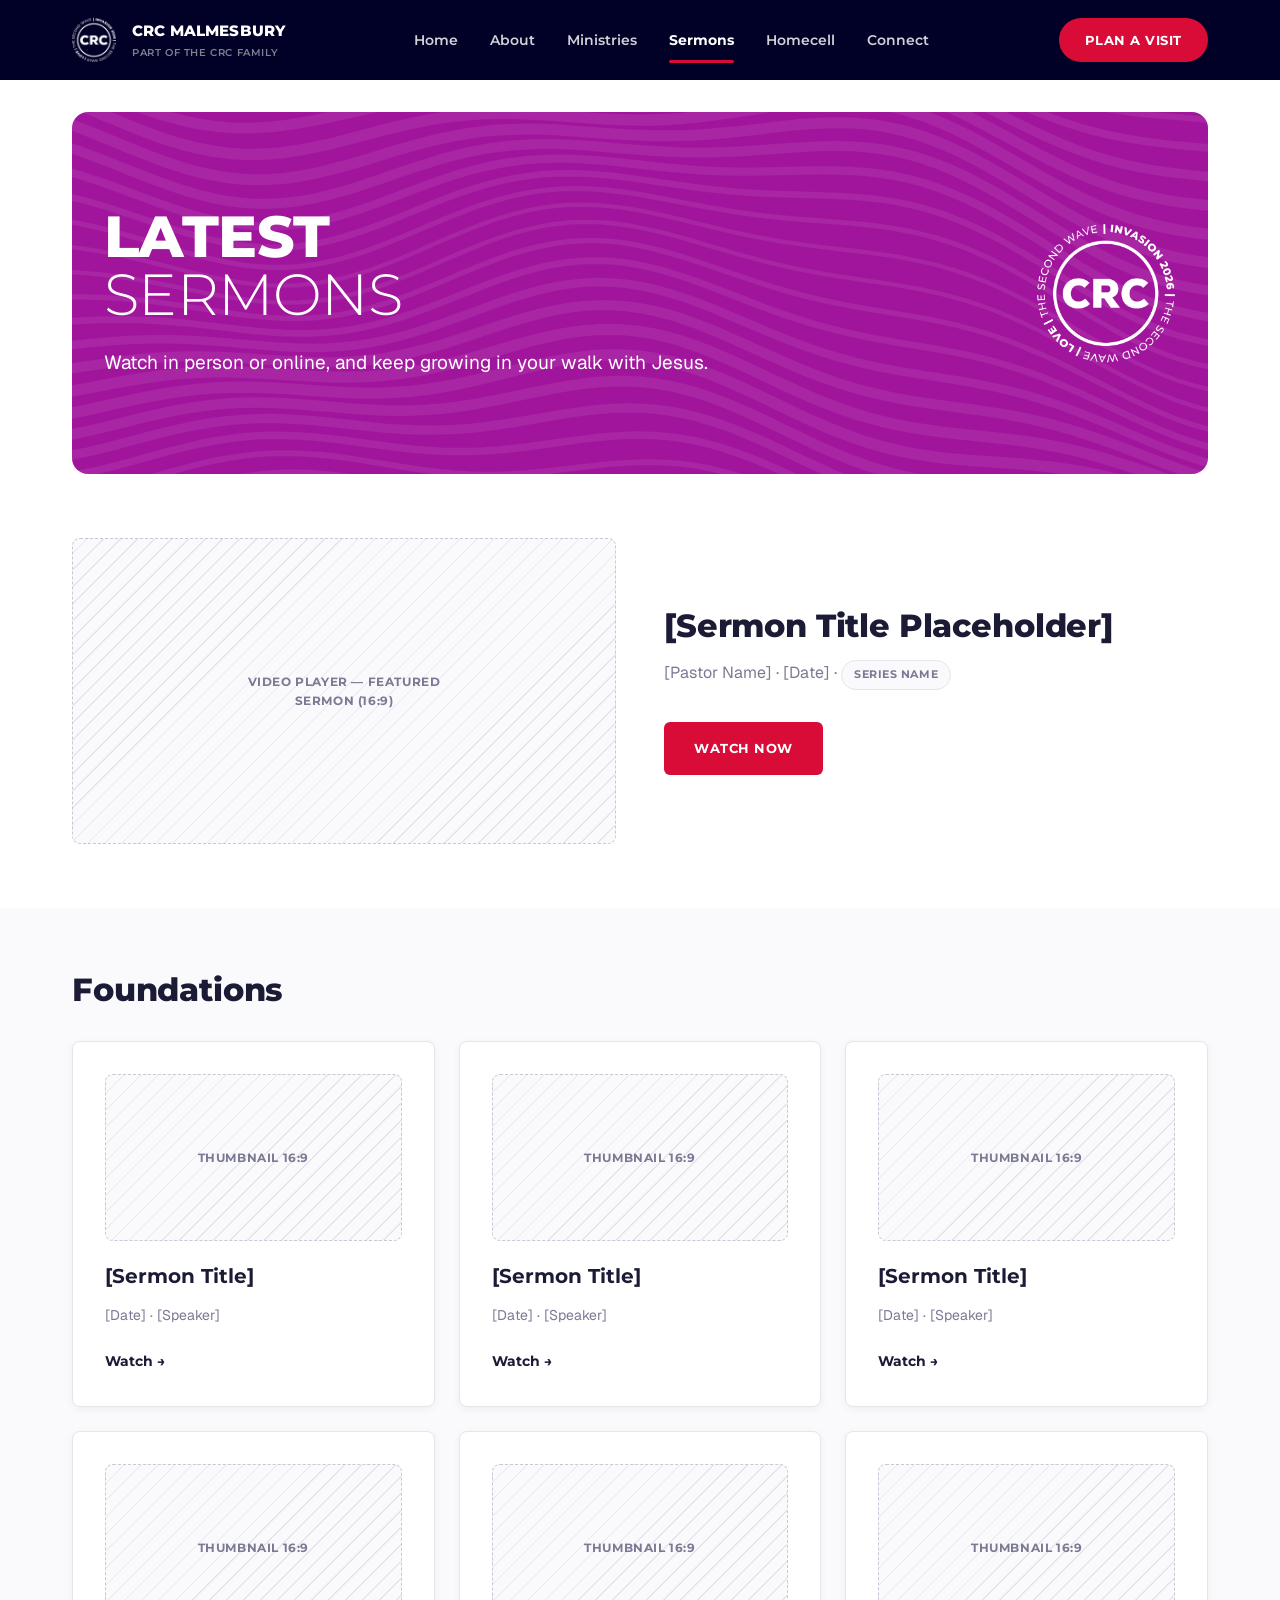
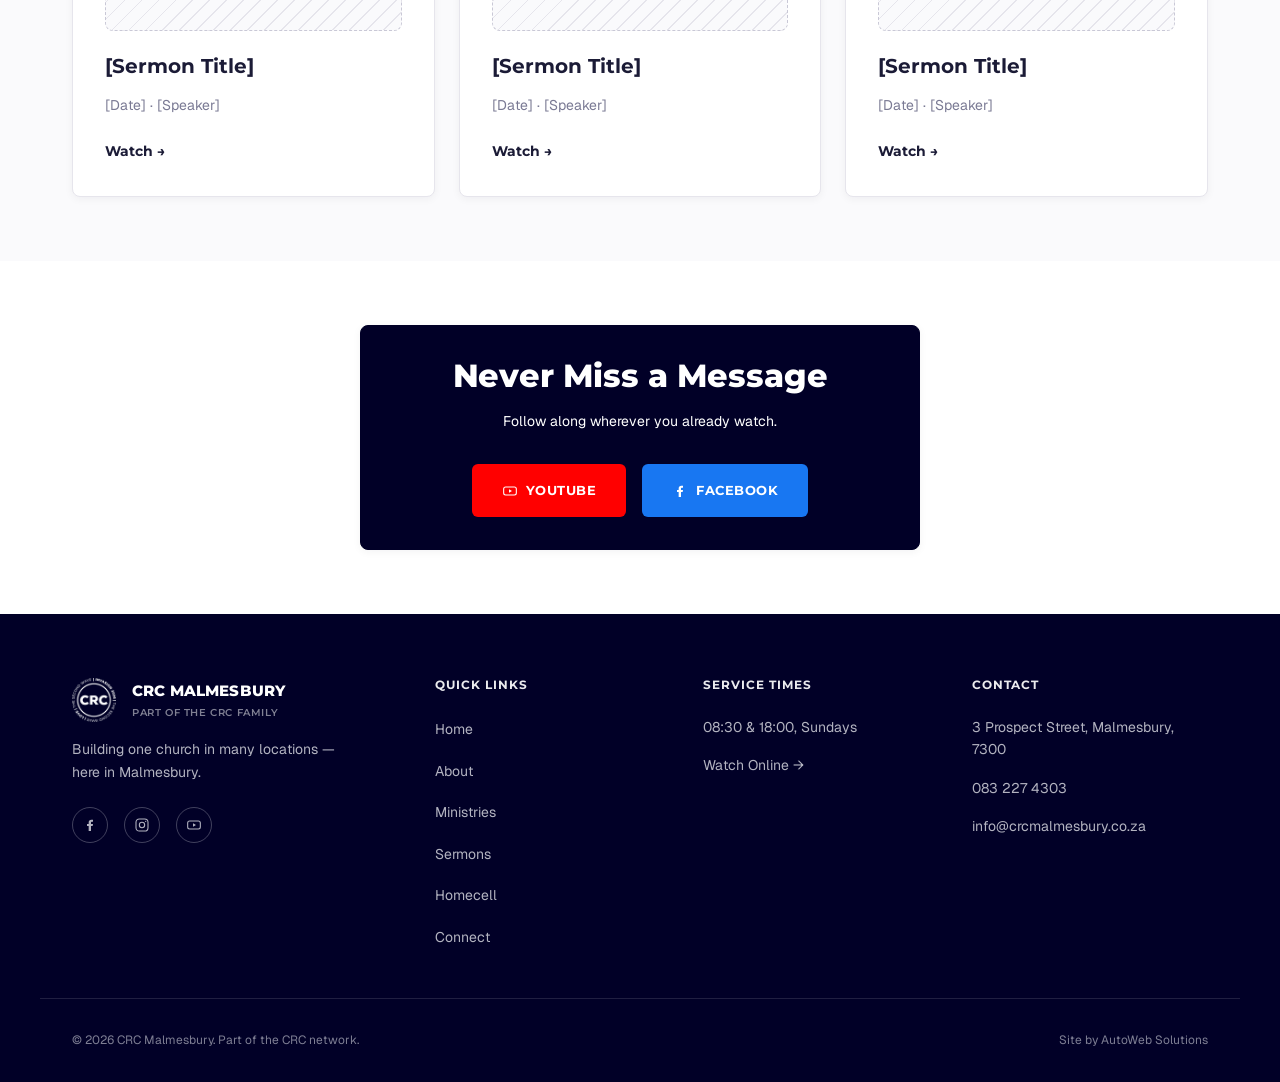
<file: sermons.html>
<!doctype html>
<html lang="en">
<head>
<meta charset="UTF-8">
<meta name="viewport" content="width=device-width, initial-scale=1.0">
<title>Sermons — CRC Malmesbury</title>
<meta name="description" content="Watch the latest sermons from CRC Malmesbury in person or online, and keep growing in your walk with Jesus.">
<link rel="preconnect" href="https://fonts.googleapis.com">
<link rel="preconnect" href="https://fonts.gstatic.com" crossorigin>
<link href="https://fonts.googleapis.com/css2?family=Montserrat:wght@300;500;600;700;800&family=Geist:wght@400;500;600&display=swap" rel="stylesheet">
<link rel="icon" href="favicon.ico" sizes="any">
<link rel="icon" type="image/png" sizes="32x32" href="assets/favicon-32.png">
<link rel="icon" type="image/png" sizes="512x512" href="assets/favicon-512.png">
<link rel="apple-touch-icon" href="assets/apple-touch-icon.png">
<meta name="theme-color" content="#010027">
<link rel="stylesheet" href="css/style.css">
</head>
<body>

<!-- ============================== NAV ============================== -->
<header class="nav">
  <div class="container nav__inner">
    <a href="index.html" class="nav__brand">
      <img class="nav__logo" src="assets/logo-badge.png" alt="" width="44" height="44">
      <span>
        <span class="nav__brand-name">CRC MALMESBURY</span>
        <span class="nav__brand-tag">Part of the CRC Family</span>
      </span>
    </a>
    <nav class="nav__links" aria-label="Primary">
      <a href="index.html" class="nav__link">Home</a>
      <a href="about.html" class="nav__link">About</a>
      <a href="ministries.html" class="nav__link">Ministries</a>
      <a href="sermons.html" class="nav__link is-active">Sermons</a>
      <a href="homecell.html" class="nav__link">Homecell</a>
      <a href="connect.html" class="nav__link">Connect</a>
      <a href="connect.html" class="btn btn--pill nav__cta--mobile">Plan a Visit</a>
    </nav>
    <a href="connect.html" class="btn btn--pill nav__cta">Plan a Visit</a>
    <button class="nav__toggle" aria-label="Toggle menu" aria-expanded="false">
      <span></span><span></span><span></span>
    </button>
  </div>
</header>

<main>

  <!-- ============================== BANNER ============================== -->
  <section class="banner banner--waves banner--purple">
    <!-- Wave-band background (assets/images/banner-waves.svg) nods to the
         2026 "Invasion: The Second Wave" theme -->
    <div class="container">
      <img class="banner__badge" src="assets/2026-invasion-badge-light.png" alt="" aria-hidden="true">
      <h1 class="banner__title">
        <span class="banner__title-bold">Latest</span>
        <span class="banner__title-light">Sermons</span>
      </h1>
      <p class="lede">Watch in person or online, and keep growing in your walk with Jesus.</p>
    </div>
  </section>

  <!-- ============================== FEATURED SERMON ============================== -->
  <!-- True placeholder — real sermon data pending, see brief Section 7 -->
  <section class="section">
    <div class="container two-col">
      <div class="placeholder placeholder--video two-col__media">
        <span class="placeholder__label">Video player — featured sermon (16:9)</span>
      </div>
      <div>
        <h2>[Sermon Title Placeholder]</h2>
        <p class="text-muted stack-2">[Pastor Name] · [Date] · <span class="label-pill">Series Name</span></p>
        <div class="btn-row stack-4">
          <a href="#" class="btn btn--primary">Watch Now</a>
        </div>
      </div>
    </div>
  </section>

  <!-- ============================== FOUNDATIONS GRID ============================== -->
  <!-- Fixed set of 6 — client confirmed, no search bar or pagination.
       True placeholders — real episodic data pending, see brief Section 7 -->
  <section class="section section--muted">
    <div class="container">
      <div class="section-head">
        <h2>Foundations</h2>
      </div>
      <div class="grid grid--3">
        <div class="card">
          <div class="placeholder placeholder--wide">
            <span class="placeholder__label">Thumbnail 16:9</span>
          </div>
          <h3 class="stack-3">[Sermon Title]</h3>
          <p class="text-muted">[Date] · [Speaker]</p>
          <a href="#" class="link-arrow">Watch →</a>
        </div>
        <div class="card">
          <div class="placeholder placeholder--wide">
            <span class="placeholder__label">Thumbnail 16:9</span>
          </div>
          <h3 class="stack-3">[Sermon Title]</h3>
          <p class="text-muted">[Date] · [Speaker]</p>
          <a href="#" class="link-arrow">Watch →</a>
        </div>
        <div class="card">
          <div class="placeholder placeholder--wide">
            <span class="placeholder__label">Thumbnail 16:9</span>
          </div>
          <h3 class="stack-3">[Sermon Title]</h3>
          <p class="text-muted">[Date] · [Speaker]</p>
          <a href="#" class="link-arrow">Watch →</a>
        </div>
        <div class="card">
          <div class="placeholder placeholder--wide">
            <span class="placeholder__label">Thumbnail 16:9</span>
          </div>
          <h3 class="stack-3">[Sermon Title]</h3>
          <p class="text-muted">[Date] · [Speaker]</p>
          <a href="#" class="link-arrow">Watch →</a>
        </div>
        <div class="card">
          <div class="placeholder placeholder--wide">
            <span class="placeholder__label">Thumbnail 16:9</span>
          </div>
          <h3 class="stack-3">[Sermon Title]</h3>
          <p class="text-muted">[Date] · [Speaker]</p>
          <a href="#" class="link-arrow">Watch →</a>
        </div>
        <div class="card">
          <div class="placeholder placeholder--wide">
            <span class="placeholder__label">Thumbnail 16:9</span>
          </div>
          <h3 class="stack-3">[Sermon Title]</h3>
          <p class="text-muted">[Date] · [Speaker]</p>
          <a href="#" class="link-arrow">Watch →</a>
        </div>
      </div>
    </div>
  </section>

  <!-- ============================== SUBSCRIBE CTA ============================== -->
  <!-- YouTube confirmed as primary platform. Facebook still to confirm, see brief Section 7. -->
  <section class="section">
    <div class="container">
      <div class="card card--navy" style="max-width: 560px; margin-inline: auto; text-align: center">
        <h2>Never Miss a Message</h2>
        <p class="stack-3">Follow along wherever you already watch.</p>
        <div class="btn-row stack-4" style="justify-content: center">
          <a href="#" class="btn btn--youtube"><svg width="16" height="16" viewBox="0 0 24 24" fill="none" stroke="currentColor" stroke-width="1.6" aria-hidden="true"><rect x="2.5" y="6" width="19" height="12" rx="3"/><path d="M10.5 9.5v5l4.5-2.5-4.5-2.5z" fill="currentColor" stroke="none"/></svg>YouTube</a>
          <a href="#" class="btn btn--facebook"><svg width="16" height="16" viewBox="0 0 24 24" fill="currentColor" aria-hidden="true"><path d="M13.5 21v-7.5h2.5l.5-3h-3V8.5c0-.9.3-1.5 1.6-1.5H16.5V4.2C16.2 4.1 15.2 4 14 4c-2.4 0-4 1.5-4 4.2V10.5H7.5v3H10V21h3.5z"/></svg>Facebook</a>
        </div>
      </div>
    </div>
  </section>

</main>

<!-- ============================== FOOTER ============================== -->
<footer class="footer">
  <div class="container footer__grid">
    <div class="footer__col footer__brand">
      <a href="index.html" class="nav__brand">
        <img class="nav__logo" src="assets/logo-badge.png" alt="" width="44" height="44">
        <span>
          <span class="nav__brand-name">CRC MALMESBURY</span>
          <span class="nav__brand-tag">Part of the CRC Family</span>
        </span>
      </a>
      <p>Building one church in many locations — here in Malmesbury.</p>
      <!-- Social channels unconfirmed — see brief Section 7 -->
      <div class="footer__social">
        <a href="#" aria-label="Facebook"><svg width="16" height="16" viewBox="0 0 24 24" fill="currentColor"><path d="M13.5 21v-7.5h2.5l.5-3h-3V8.5c0-.9.3-1.5 1.6-1.5H16.5V4.2C16.2 4.1 15.2 4 14 4c-2.4 0-4 1.5-4 4.2V10.5H7.5v3H10V21h3.5z"/></svg></a>
        <a href="#" aria-label="Instagram"><svg width="16" height="16" viewBox="0 0 24 24" fill="none" stroke="currentColor" stroke-width="1.6"><rect x="3" y="3" width="18" height="18" rx="5"/><circle cx="12" cy="12" r="4"/><circle cx="17.5" cy="6.5" r="1" fill="currentColor" stroke="none"/></svg></a>
        <a href="#" aria-label="YouTube"><svg width="16" height="16" viewBox="0 0 24 24" fill="none" stroke="currentColor" stroke-width="1.6"><rect x="2.5" y="6" width="19" height="12" rx="3"/><path d="M10.5 9.5v5l4.5-2.5-4.5-2.5z" fill="currentColor" stroke="none"/></svg></a>
      </div>
    </div>
    <div class="footer__col">
      <h3>Quick Links</h3>
      <ul>
        <li><a href="index.html">Home</a></li>
        <li><a href="about.html">About</a></li>
        <li><a href="ministries.html">Ministries</a></li>
        <li><a href="sermons.html">Sermons</a></li>
        <li><a href="homecell.html">Homecell</a></li>
        <li><a href="connect.html">Connect</a></li>
      </ul>
    </div>
    <div class="footer__col">
      <h3>Service Times</h3>
      <p>08:30 &amp; 18:00, Sundays</p>
      <p><a href="sermons.html">Watch Online →</a></p>
    </div>
    <div class="footer__col">
      <h3>Contact</h3>
      <p>3 Prospect Street, Malmesbury, 7300</p>
      <p>083 227 4303</p>
      <p><a href="mailto:info@crcmalmesbury.co.za">info@crcmalmesbury.co.za</a></p>
    </div>
  </div>
  <div class="container footer__bottom">
    <p>© 2026 CRC Malmesbury. Part of the CRC network.</p>
    <p>Site by AutoWeb Solutions</p>
  </div>
</footer>

<script src="js/main.js"></script>
</body>
</html>
</file>
<file: css/style.css>
/* ==========================================================================
   CRC Malmesbury — Design tokens & base styles
   Source: CRC-Malmesbury-Build-Brief.md + approved mockup canvas
   ========================================================================== */

:root {
  /* Core palette */
  --color-red: #D80C37;
  --color-red-dark: #B00A2D;
  --color-navy: #010027;
  --color-ink: #1B1B36;
  --color-body: #46465A;
  --color-muted: #7A7A94;
  --color-border: #E6E5EC;
  --color-muted-bg: #FAFAFC;
  --color-white: #FFFFFF;
  --color-black: #000000;
  --color-red-bright: #F30D29;
  --color-blue: #3314E0;
  --color-plum: #900046; /* Connect banner — provisional, may change */

  /* Secondary accents — use sparingly, never as a primary UI colour */
  --color-purple: #A1159C;
  --color-orange: #FF8000;
  --color-yellow: #F5D01B;
  --color-lightblue: #5CB2ED;

  /* Nav text on navy */
  --color-nav-text: rgba(255, 255, 255, 0.82);
  --color-nav-text-active: #FFFFFF;
  --color-footer-text: rgba(230, 229, 236, 0.78);
  --color-footer-heading: rgba(255, 255, 255, 0.92);

  /* Type */
  --font-heading: 'Montserrat', -apple-system, BlinkMacSystemFont, 'Segoe UI', Arial, sans-serif;
  --font-body: 'Geist', -apple-system, BlinkMacSystemFont, 'Segoe UI', Roboto, sans-serif;

  --text-h1: clamp(2.25rem, 1.65rem + 2.6vw, 3.625rem);
  --text-h2: clamp(1.5rem, 1.34rem + 0.8vw, 2rem);
  --text-h3: clamp(1.125rem, 1.06rem + 0.3vw, 1.25rem);
  --text-lede: clamp(1.0625rem, 1rem + 0.3vw, 1.1875rem);
  --text-body: 1rem;
  --text-small: 0.875rem;
  --text-xs: 0.75rem;

  /* Spacing — strict 8px grid */
  --space-1: 8px;
  --space-2: 16px;
  --space-3: 24px;
  --space-4: 32px;
  --space-6: 48px;
  --space-8: 64px;
  --space-10: 80px;

  /* Layout */
  --max-width: 1200px;
  --radius-card: 8px;
  --radius-btn: 6px;
  --shadow-card: 0 2px 8px rgba(1, 0, 39, 0.05);
  --nav-height: 80px;

  --section-pad-y: var(--space-8);
}

@media (max-width: 640px) {
  :root {
    --section-pad-y: var(--space-6);
    --nav-height: 72px;
  }
}

/* ==========================================================================
   Reset
   ========================================================================== */

*,
*::before,
*::after {
  box-sizing: border-box;
}

* {
  margin: 0;
}

html {
  -webkit-text-size-adjust: 100%;
  scroll-behavior: smooth;
}

body {
  font-family: var(--font-body);
  font-size: var(--text-body);
  line-height: 1.6;
  color: var(--color-body);
  background: var(--color-white);
  -webkit-font-smoothing: antialiased;
}

img,
picture,
svg {
  display: block;
  max-width: 100%;
}

a {
  color: var(--color-ink);
  text-decoration: none;
}

ul,
ol {
  list-style: none;
  padding: 0;
}

button {
  font: inherit;
  color: inherit;
  background: none;
  border: 0;
  cursor: pointer;
}

input,
textarea,
select {
  font: inherit;
}

/* ==========================================================================
   Typography
   ========================================================================== */

h1,
h2,
h3,
h4 {
  font-family: var(--font-heading);
  color: var(--color-ink);
  line-height: 1.15;
  font-weight: 800;
}

h1 {
  font-size: var(--text-h1);
  letter-spacing: -0.01em;
}

h2 {
  font-size: var(--text-h2);
  letter-spacing: -0.005em;
}

h3 {
  font-size: var(--text-h3);
  font-weight: 700;
}

p {
  color: var(--color-body);
}

.lede {
  font-size: var(--text-lede);
  color: var(--color-body);
}

.eyebrow {
  display: block;
  font-family: var(--font-heading);
  font-size: var(--text-xs);
  font-weight: 700;
  letter-spacing: 0.08em;
  text-transform: uppercase;
  color: var(--color-red);
  margin-bottom: var(--space-2);
}

.text-muted {
  color: var(--color-muted);
}

/* ==========================================================================
   Layout helpers
   ========================================================================== */

.container {
  width: 100%;
  max-width: var(--max-width);
  margin-inline: auto;
  padding-inline: var(--space-3);
}

@media (min-width: 768px) {
  .container {
    padding-inline: var(--space-4);
  }
}

.section {
  padding-block: var(--section-pad-y);
}

.section--muted {
  background: var(--color-muted-bg);
}

.section--navy {
  background: var(--color-navy);
  color: var(--color-footer-text);
}

.section--border-top {
  border-top: 1px solid var(--color-border);
}

.section-head {
  margin-bottom: var(--space-4);
}

.section-head--center {
  text-align: center;
  max-width: 640px;
  margin-inline: auto;
  margin-bottom: var(--space-6);
}

.stack-2 {
  margin-top: var(--space-2);
}

.stack-3 {
  margin-top: var(--space-3);
}

.stack-4 {
  margin-top: var(--space-4);
}

.grid {
  display: grid;
  gap: var(--space-3);
}

.grid--2 {
  grid-template-columns: repeat(2, minmax(0, 1fr));
}

.grid--3 {
  grid-template-columns: repeat(3, minmax(0, 1fr));
}

.grid--4 {
  grid-template-columns: repeat(4, minmax(0, 1fr));
}

@media (max-width: 900px) {
  .grid--3,
  .grid--4 {
    grid-template-columns: repeat(2, minmax(0, 1fr));
  }
}

@media (max-width: 560px) {
  .grid--2,
  .grid--3,
  .grid--4 {
    grid-template-columns: minmax(0, 1fr);
  }
}

.two-col {
  display: grid;
  grid-template-columns: minmax(0, 1fr) minmax(0, 1fr);
  gap: var(--space-6);
  align-items: center;
}

@media (max-width: 860px) {
  .two-col {
    grid-template-columns: minmax(0, 1fr);
    gap: var(--space-4);
  }
}

.two-col--reverse .two-col__media {
  order: 2;
}

@media (max-width: 860px) {
  .two-col--reverse .two-col__media {
    order: 0;
  }
}

/* ==========================================================================
   Buttons
   ========================================================================== */

.btn {
  display: inline-flex;
  align-items: center;
  justify-content: center;
  gap: var(--space-1);
  padding: 14px 28px;
  font-family: var(--font-heading);
  font-weight: 700;
  font-size: 13px;
  letter-spacing: 0.04em;
  text-transform: uppercase;
  border-radius: var(--radius-btn);
  border: 2px solid transparent;
  white-space: nowrap;
  cursor: pointer;
  transition: background-color 0.15s ease, color 0.15s ease, border-color 0.15s ease;
}

.btn--primary {
  background: var(--color-red);
  color: var(--color-white);
}

.btn--primary:hover {
  background: var(--color-red-dark);
}

/* Red button that flips to white with red text on hover (for coloured backgrounds) */
.btn--primary-invert:hover,
.btn--primary-invert:focus-visible {
  background: var(--color-white);
  color: var(--color-red);
}

/* Same flip on a white card: red border keeps the white button visible */
.btn--on-light:hover,
.btn--on-light:focus-visible {
  border-color: var(--color-red);
}

/* Platform buttons in their brand colours; flip to white on hover like --primary-invert */
.btn--youtube {
  background: #FF0000;
  color: var(--color-white);
}

.btn--facebook {
  background: #1877F2;
  color: var(--color-white);
}

.btn--youtube:hover,
.btn--youtube:focus-visible {
  background: var(--color-white);
  color: #FF0000;
}

.btn--facebook:hover,
.btn--facebook:focus-visible {
  background: var(--color-white);
  color: #1877F2;
}

.btn--outline {
  background: transparent;
  border-color: var(--color-red);
  color: var(--color-red);
}

.btn--outline:hover {
  background: var(--color-red);
  color: var(--color-white);
}

.btn--light {
  background: var(--color-white);
  color: var(--color-red);
}

.btn--light:hover {
  background: var(--color-muted-bg);
}

/* Same hover as the nav "Plan a Visit" pill: flips to red with white text */
.btn--light-invert:hover,
.btn--light-invert:focus-visible {
  background: var(--color-red);
  color: var(--color-white);
}

.btn--outline-white {
  background: transparent;
  border-color: rgba(255, 255, 255, 0.6);
  color: var(--color-white);
}

.btn--outline-white:hover {
  background: var(--color-white);
  color: var(--color-navy);
  border-color: var(--color-white);
}

.btn--pill {
  border-radius: 999px;
  background: var(--color-red);
  color: var(--color-white);
  padding: 10px 24px;
}

.btn--pill:hover,
.btn--pill:focus-visible {
  background: var(--color-white);
  color: var(--color-red);
}

.btn--sm {
  padding: 10px 20px;
  font-size: 12px;
}

/* WhatsApp CTA — brand green pill (Malmesbury is WhatsApp-first) */
.btn--whatsapp {
  background: #25D366;
  border-color: #25D366;
  color: #0B1C12;
  border-radius: 999px;
  letter-spacing: 0.08em;
}

.btn--whatsapp:hover {
  background: #1EBE5A;
  border-color: #1EBE5A;
  color: #0B1C12;
}

.btn__icon {
  width: 1.35em;
  height: 1.35em;
  flex-shrink: 0;
}

.btn-row {
  display: flex;
  flex-wrap: wrap;
  gap: var(--space-2);
}

.link-arrow {
  display: inline-flex;
  align-items: center;
  gap: 6px;
  font-family: var(--font-heading);
  font-weight: 700;
  font-size: var(--text-small);
  color: var(--color-ink);
}

.link-arrow:hover {
  color: var(--color-red);
}

/* ==========================================================================
   Nav
   ========================================================================== */

.nav {
  position: sticky;
  top: 0;
  z-index: 100;
  background: var(--color-navy);
  min-height: var(--nav-height);
}

.nav__inner {
  display: flex;
  align-items: center;
  justify-content: space-between;
  gap: var(--space-3);
  min-height: var(--nav-height);
}

.nav__brand {
  display: flex;
  align-items: center;
  gap: var(--space-2);
  flex-shrink: 0;
}

.nav__logo {
  display: block;
  width: 44px;
  height: 44px;
  object-fit: contain;
  flex-shrink: 0;
}

.nav__brand-name {
  display: block;
  font-family: var(--font-heading);
  font-weight: 800;
  font-size: 15px;
  color: var(--color-white);
  letter-spacing: 0.01em;
}

.nav__brand-tag {
  display: block;
  font-family: var(--font-heading);
  font-weight: 600;
  font-size: 10px;
  letter-spacing: 0.06em;
  text-transform: uppercase;
  color: rgba(255, 255, 255, 0.5);
  margin-top: 2px;
}

.nav__links {
  display: flex;
  align-items: center;
  gap: var(--space-4);
  margin-inline: auto;
}

.nav__link {
  position: relative;
  font-family: var(--font-heading);
  font-weight: 600;
  font-size: 14px;
  color: var(--color-nav-text);
  padding-block: 4px;
}

.nav__link:hover {
  color: var(--color-nav-text-active);
}

.nav__link.is-active {
  color: var(--color-nav-text-active);
  font-weight: 700;
}

.nav__link.is-active::after {
  content: '';
  position: absolute;
  left: 0;
  right: 0;
  bottom: -8px;
  height: 3px;
  background: var(--color-red);
  border-radius: 2px;
}

.nav__cta {
  flex-shrink: 0;
}

.nav__cta--mobile {
  display: none;
}

.nav__toggle {
  display: none;
  flex-direction: column;
  justify-content: center;
  align-items: center;
  gap: 5px;
  width: 40px;
  height: 40px;
  flex-shrink: 0;
}

.nav__toggle span {
  display: block;
  width: 22px;
  height: 2px;
  background: var(--color-white);
  border-radius: 2px;
  transition: transform 0.2s ease, opacity 0.2s ease;
}

.nav__toggle[aria-expanded="true"] span:nth-child(1) {
  transform: translateY(7px) rotate(45deg);
}

.nav__toggle[aria-expanded="true"] span:nth-child(2) {
  opacity: 0;
}

.nav__toggle[aria-expanded="true"] span:nth-child(3) {
  transform: translateY(-7px) rotate(-45deg);
}

@media (max-width: 900px) {
  .nav__links {
    position: absolute;
    top: 100%;
    left: 0;
    right: 0;
    flex-direction: column;
    align-items: stretch;
    gap: 0;
    background: var(--color-navy);
    border-top: 1px solid rgba(255, 255, 255, 0.1);
    max-height: 0;
    overflow: hidden;
    transition: max-height 0.25s ease;
    margin: 0;
  }

  .nav.is-open .nav__links {
    max-height: 400px;
  }

  .nav__link {
    padding: var(--space-2) var(--space-3);
    border-bottom: 1px solid rgba(255, 255, 255, 0.08);
  }

  .nav__link.is-active::after {
    display: none;
  }

  .nav__link.is-active {
    background: rgba(216, 12, 55, 0.12);
    border-left: 3px solid var(--color-red);
  }

  .nav__cta {
    display: none;
  }

  .nav.is-open .nav__cta--mobile {
    display: block;
    margin: var(--space-2) var(--space-3) var(--space-3);
  }

  .nav__toggle {
    display: flex;
  }
}

/* ==========================================================================
   Footer
   ========================================================================== */

.footer {
  background: var(--color-navy);
  padding-block: var(--space-8) var(--space-4);
}

.footer__grid {
  display: grid;
  grid-template-columns: 1.4fr 1fr 1fr 1fr;
  gap: var(--space-4);
  padding-bottom: var(--space-6);
}

@media (max-width: 860px) {
  .footer__grid {
    grid-template-columns: 1fr 1fr;
    gap: var(--space-4) var(--space-3);
  }
}

@media (max-width: 560px) {
  .footer__grid {
    grid-template-columns: 1fr;
  }
}

.footer__brand p {
  color: var(--color-footer-text);
  font-size: var(--text-small);
  margin-top: var(--space-2);
  max-width: 32ch;
}

.footer__social {
  display: flex;
  gap: var(--space-2);
  margin-top: var(--space-3);
}

.footer__social a {
  display: flex;
  align-items: center;
  justify-content: center;
  width: 36px;
  height: 36px;
  border-radius: 50%;
  border: 1px solid rgba(255, 255, 255, 0.25);
  color: rgba(255, 255, 255, 0.75);
}

.footer__social a:hover {
  border-color: var(--color-white);
  color: var(--color-white);
}

.footer__col h3 {
  font-family: var(--font-heading);
  font-size: var(--text-xs);
  font-weight: 700;
  letter-spacing: 0.08em;
  text-transform: uppercase;
  color: var(--color-footer-heading);
  margin-bottom: var(--space-3);
}

.footer__col ul li + li {
  margin-top: var(--space-2);
}

.footer__col a,
.footer__col p {
  color: var(--color-footer-text);
  font-size: var(--text-small);
}

.footer__col a:hover {
  color: var(--color-white);
}

.footer__col p + p {
  margin-top: var(--space-2);
}

.footer__note {
  display: inline-block;
  margin-top: var(--space-3);
  font-size: var(--text-xs);
  color: rgba(245, 208, 27, 0.9);
}

.footer__bottom {
  display: flex;
  flex-wrap: wrap;
  justify-content: space-between;
  gap: var(--space-2);
  padding-top: var(--space-4);
  border-top: 1px solid rgba(255, 255, 255, 0.12);
}

.footer__bottom p {
  color: rgba(230, 229, 236, 0.55);
  font-size: var(--text-xs);
}

/* ==========================================================================
   Cards
   ========================================================================== */

.card {
  background: var(--color-white);
  border: 1px solid var(--color-border);
  border-radius: var(--radius-card);
  padding: var(--space-4);
  box-shadow: var(--shadow-card);
}

.card--link {
  display: block;
}

/* CRC navy card with white text — homecell "Don't Know Where to Start?" */
.card--navy {
  background: var(--color-navy);
  border-color: var(--color-navy);
}

.card--navy h2,
.card--navy p {
  color: var(--color-white);
}

/* Navy hover + zoom, title turns red: home quick links (.card--link), Homecell
   "What You'll Find" (.card--feature), About beliefs + Homecell groups (.card--accent).
   .is-in-view is the touch/tablet equivalent of :hover, set by js/main.js as a card
   scrolls through the middle of the screen. */
.card--link,
.card--feature {
  text-align: center;
}

.card--center {
  text-align: center;
}

.card--link,
.card--feature,
.card--accent {
  transition: background-color 0.25s ease, border-color 0.25s ease,
    box-shadow 0.25s ease, transform 0.25s ease;
}

.card--link h3,
.card--link p,
.card--feature h3,
.card--feature p,
.card--accent h3,
.card--accent p {
  transition: color 0.25s ease;
}

.card--link p,
.card--feature p {
  color: var(--color-body);
}

.card--link:hover,
.card--link:focus-visible,
.card--feature:hover,
.card--accent:hover,
.card--link.is-in-view,
.card--feature.is-in-view,
.card--accent.is-in-view {
  background-color: var(--color-navy);
  border-color: var(--color-navy);
  box-shadow: 0 12px 28px rgba(1, 0, 39, 0.18);
  transform: scale(1.05);
}

.card--link:hover p,
.card--link:focus-visible p,
.card--feature:hover p,
.card--accent:hover p,
.card--link.is-in-view p,
.card--feature.is-in-view p,
.card--accent.is-in-view p {
  color: var(--color-white);
}

.card--link:hover h3,
.card--link:focus-visible h3,
.card--feature:hover h3,
.card--accent:hover h3,
.card--link.is-in-view h3,
.card--feature.is-in-view h3,
.card--accent.is-in-view h3 {
  color: var(--color-red);
}

/* Whole card is a link; only the title turns red (About "Join a Homecell") */
.card--title-link {
  display: block;
  color: inherit;
  text-decoration: none;
}

.card--title-link h3 {
  transition: color 0.25s ease;
}

.card--title-link:hover h3,
.card--title-link:focus-visible h3,
.card--title-link.is-in-view h3 {
  color: var(--color-red);
}

@media (prefers-reduced-motion: reduce) {
  .card--link,
  .card--feature,
  .card--accent {
    transition: none;
  }
  .card--link:hover,
  .card--link:focus-visible,
  .card--feature:hover,
  .card--accent:hover,
  .card--link.is-in-view,
  .card--feature.is-in-view,
  .card--accent.is-in-view {
    transform: none;
  }
}

.card--flush {
  padding: 0;
  overflow: hidden;
}

.card__body {
  padding: var(--space-4);
}

.card h3 {
  margin-top: var(--space-3);
}

.card p {
  margin-top: var(--space-2);
  font-size: var(--text-small);
}

.card .link-arrow {
  margin-top: var(--space-3);
}

.icon-circle {
  display: flex;
  align-items: center;
  justify-content: center;
  width: 40px;
  height: 40px;
  border-radius: 50%;
  border: 1px solid var(--color-border);
  color: var(--color-red);
}

.icon-circle svg {
  width: 18px;
  height: 18px;
}

.card__value {
  font-family: var(--font-heading);
  font-size: var(--text-h2);
  font-weight: 700;
  color: var(--color-ink);
  margin-top: var(--space-1);
}

/* Ministry name card — stands in for a card photo. A mini version of the
   wave banner (bold + light stacked title, no badge) in the ministry's 2026
   spot colour from the CRC 2026 Theme Guidelines. The <h3> lives inside it. */
.namecard {
  position: relative;
  display: flex;
  flex-direction: column;
  justify-content: center;
  aspect-ratio: 4 / 3;
  padding: var(--space-2);
  margin-bottom: var(--space-3);
  border-radius: var(--radius-card);
  overflow: hidden;
  container-type: inline-size; /* title scales with the card, so "Hostesses" always fits */
  color: var(--color-white);
  background: var(--namecard-bg, var(--color-red)) url("../assets/images/banner-waves.svg") center / cover no-repeat;
}

/* Soft top-to-bottom depth, like the guide's gradient swatches */
.namecard::before {
  content: "";
  position: absolute;
  inset: 0;
  background: linear-gradient(180deg, rgba(255, 255, 255, 0.08) 0%, rgba(0, 0, 0, 0.18) 100%);
  pointer-events: none;
}

.card .namecard__title {
  position: relative;
  margin: 0;
  /* --fit (per ministry below) sizes each name so its longest line fills
     ~88% of the block width — short names get bigger type */
  font-size: clamp(1rem, calc(var(--fit, 15) * 1cqi), 3.5rem);
  text-align: center;
  line-height: 1;
  text-transform: uppercase;
  color: inherit;
}

.namecard__title span {
  display: block;
  white-space: nowrap;
}

.namecard__title .namecard__light {
  font-weight: 300;
}

/* Spot colours — CRC 2026 Theme Guidelines, "In 2026" ministry section */
.namecard--music  { --namecard-bg: #E90C4A; }                 /* CRC Music — red */
.namecard--kids   { --namecard-bg: var(--color-yellow); color: var(--color-navy); } /* CRC Kids — yellow */
.namecard--media  { --namecard-bg: var(--color-navy); }       /* 2026 Navy (primary) */
.namecard--ushers { --namecard-bg: var(--color-black); }      /* "red and black brigade" */
.namecard--altar  { --namecard-bg: var(--color-red-bright); } /* CRC Main — red */
.namecard--cares  { --namecard-bg: var(--color-blue); }       /* CRC Cares — ocean blue */
.namecard--women  { --namecard-bg: #6D0069; }                 /* CRC Women — purple */

.namecard--music  { --fit: 18; }
.namecard--kids   { --fit: 19.4; }
.namecard--media  { --fit: 20; }
.namecard--ushers { --fit: 14.7; }
.namecard--altar  { --fit: 16.4; }
.namecard--cares  { --fit: 21; }
.namecard--women  { --fit: 20.3; }

.namecard--cares {
  background-image: url("../assets/images/banner-waves.svg"),
    linear-gradient(180deg, var(--color-blue) 0%, var(--color-blue) 55%, var(--color-lightblue) 100%);
  background-size: cover, 100% 100%;
}

.namecard--ushers .namecard__light {
  color: var(--color-red-bright);
}

/* Ministry card — name card on the left, text on the right.
   ≥1000px: 2 cards per row, side by side
   560–999px: 1 card per row, still side by side
   <560px: 1 card per row, name card stacked on top */
.card--ministry .card__text > :first-child {
  margin-top: 0;
}

@media (min-width: 560px) {
  .card--ministry {
    display: grid;
    grid-template-columns: minmax(0, 2fr) minmax(0, 3fr);
    gap: var(--space-3);
    align-items: start;
  }

  .card--ministry .namecard {
    aspect-ratio: 1 / 1;
    margin-bottom: 0;
  }
}

@media (max-width: 999px) {
  .grid--ministries {
    grid-template-columns: minmax(0, 1fr);
  }
}

/* Homepage ministries preview: 3 across with the name card on top (≥900px);
   below that one per row, using the side-by-side layout above (no lone card) */
.grid--ministries-home {
  grid-template-columns: minmax(0, 1fr);
}

@media (min-width: 900px) {
  .grid--ministries-home {
    grid-template-columns: repeat(3, minmax(0, 1fr));
  }

  .grid--ministries-home .card--ministry {
    display: block;
  }

  .grid--ministries-home .namecard {
    aspect-ratio: 4 / 3;
    margin-bottom: var(--space-3);
  }
}

/* ==========================================================================
   Ministries — "Why we serve" intro (between banner and ministry cards)
   ========================================================================== */

.serve-intro__top {
  display: grid;
  grid-template-columns: minmax(0, 1fr);
  gap: var(--space-4);
  align-items: center;
}

@media (min-width: 900px) {
  .serve-intro__top {
    grid-template-columns: minmax(0, 7fr) minmax(0, 5fr);
    gap: var(--space-8);
  }
}

.serve-intro .eyebrow {
  color: var(--color-red);
}

.serve-intro__title {
  margin-top: var(--space-1);
  font-size: var(--text-h1);
  line-height: 1;
  text-transform: uppercase;
  color: var(--color-ink);
}

.serve-intro__title span {
  display: block;
}

.serve-intro__title-light {
  font-weight: 300;
}

.serve-intro__text .lede {
  max-width: 560px;
}

.serve-intro__heart {
  max-width: 560px;
  color: var(--color-body);
}

.serve-intro__heart strong {
  color: var(--color-red);
  font-weight: 600;
}

/* Navy scripture panel with the banner waves */
.verse-card {
  margin: 0;
  padding: var(--space-6) var(--space-4);
  border-radius: 16px;
  background: var(--color-navy) url("../assets/images/banner-waves.svg") center / cover no-repeat;
  color: var(--color-white);
}

.verse-card blockquote {
  margin: 0;
}

.verse-card blockquote p {
  font-family: var(--font-heading);
  font-size: clamp(1.25rem, 1.1rem + 0.6vw, 1.625rem);
  font-weight: 600;
  line-height: 1.4;
  color: var(--color-white);
}

.verse-card figcaption {
  margin-top: var(--space-3);
  font-family: var(--font-heading);
  font-size: var(--text-xs);
  font-weight: 700;
  letter-spacing: 0.16em;
  text-transform: uppercase;
  color: var(--color-red-bright);
}

/* Glow panels — dark panels on a navy band (About Mission/Vision/Values and
   Ministries "Why we serve") with a 2026 red→purple accent line. Hover (or .is-in-view on touch,
   via js/main.js): lifts, the wave texture and a red glow fade in, the accent
   line runs full width and the title turns red. */
.glow-panels {
  display: grid;
  grid-template-columns: minmax(0, 1fr);
  gap: var(--space-3);
}

@media (min-width: 900px) {
  .glow-panels {
    grid-template-columns: repeat(3, minmax(0, 1fr));
  }
}

.glow-panel {
  position: relative;
  overflow: hidden;
  padding: var(--space-6) var(--space-4) var(--space-4);
  border-radius: 16px;
  background-color: #09082E;
  border: 1px solid #1A193D;
  transition: transform 0.3s ease, border-color 0.3s ease, box-shadow 0.3s ease,
    background-color 0.3s ease;
}

/* Accent line — short at rest, full width when active */
.glow-panel::before {
  content: "";
  position: absolute;
  top: 0;
  left: var(--space-4);
  width: 48px;
  height: 4px;
  border-radius: 0 0 4px 4px;
  background: linear-gradient(90deg, var(--color-red-bright), var(--color-purple));
  transition: left 0.35s ease, width 0.35s ease, border-radius 0.35s ease;
}

/* Wave texture + red glow, revealed when active */
.glow-panel::after {
  content: "";
  position: absolute;
  inset: 0;
  background:
    radial-gradient(ellipse at 50% 0%, rgba(243, 13, 41, 0.08) 0%, rgba(243, 13, 41, 0) 55%),
    url("../assets/images/banner-waves.svg") center / cover no-repeat;
  opacity: 0;
  transition: opacity 0.35s ease;
  pointer-events: none;
}

.glow-panel > * {
  position: relative;
  z-index: 1;
}

.glow-panel h3 {
  color: var(--color-white);
  font-weight: 800;
  font-size: 1.375rem;
  line-height: 1.3;
  transition: color 0.3s ease;
}

.glow-panel p {
  margin-top: var(--space-2);
  font-size: var(--text-small);
  color: var(--color-footer-text);
}

.glow-panel:hover,
.glow-panel.is-in-view {
  transform: translateY(-6px);
  background-color: #0F0E3A;
  border-color: rgba(243, 13, 41, 0.45);
  box-shadow: 0 18px 40px rgba(0, 0, 0, 0.45), 0 0 0 1px rgba(243, 13, 41, 0.15);
}

.glow-panel:hover::before,
.glow-panel.is-in-view::before {
  left: 0;
  width: 100%;
  border-radius: 0;
}

.glow-panel:hover::after,
.glow-panel.is-in-view::after {
  opacity: 1;
}

.glow-panel:hover h3,
.glow-panel.is-in-view h3 {
  color: var(--color-red-bright);
}

@media (prefers-reduced-motion: reduce) {
  .glow-panel,
  .glow-panel::before,
  .glow-panel::after {
    transition: none;
  }
  .glow-panel:hover,
  .glow-panel.is-in-view {
    transform: none;
  }
}

/* ==========================================================================
   Connect — Giving (navy band: message + scripture left, ways to give right)
   ========================================================================== */

.give__grid {
  display: grid;
  grid-template-columns: minmax(0, 1fr);
  gap: var(--space-6);
  align-items: start;
}

@media (min-width: 900px) {
  .give__grid {
    grid-template-columns: minmax(0, 7fr) minmax(0, 5fr);
    gap: var(--space-8);
  }
}

.give__eyebrow {
  color: var(--color-red-bright);
}

.give__title {
  margin-top: var(--space-1);
  font-size: var(--text-h1);
  line-height: 1;
  text-transform: uppercase;
  color: var(--color-white);
}

.give__title span {
  display: block;
}

.give__title-light {
  font-weight: 300;
}

.give__text p {
  margin-top: var(--space-2);
  max-width: 600px;
  color: var(--color-footer-text);
}

.give__text .give__lede {
  margin-top: var(--space-3);
  font-size: var(--text-lede);
  color: var(--color-white);
}

.give__verse {
  margin: var(--space-4) 0 0;
  padding-left: var(--space-3);
  border-left: 3px solid var(--color-red-bright);
}

.give__verse blockquote {
  margin: 0;
}

.give__text .give__verse p {
  margin-top: 0;
  font-family: var(--font-heading);
  font-size: var(--text-lede);
  font-style: italic;
  font-weight: 300;
  line-height: 1.6;
  color: var(--color-white);
}

.give__verse--small {
  border-left-color: var(--color-purple);
}

.give__verse figcaption {
  margin-top: var(--space-1);
  font-family: var(--font-heading);
  font-size: var(--text-xs);
  font-weight: 700;
  letter-spacing: 0.08em;
  text-transform: uppercase;
  color: var(--color-red-bright);
}

/* Ways to give — dark panel with the 2026 red→purple accent line */
.give-card {
  position: relative;
  overflow: hidden;
  padding: var(--space-6) var(--space-4) var(--space-4);
  border-radius: 16px;
  background-color: #09082E;
  border: 1px solid #1A193D;
}

.give-card::before {
  content: "";
  position: absolute;
  top: 0;
  left: 0;
  width: 100%;
  height: 4px;
  background: linear-gradient(90deg, var(--color-red-bright), var(--color-purple));
}

.give-card h3 {
  color: var(--color-white);
  font-weight: 800;
  font-size: 1.375rem;
}

.give-card__label {
  margin-top: var(--space-4);
  font-family: var(--font-heading);
  font-size: var(--text-xs);
  font-weight: 700;
  letter-spacing: 0.08em;
  text-transform: uppercase;
  color: var(--color-red-bright);
}

.bank-details {
  margin: var(--space-2) 0 0;
}

.bank-details > div {
  display: flex;
  justify-content: space-between;
  gap: var(--space-2);
  padding-block: 10px;
  border-bottom: 1px solid #1A193D;
  font-size: var(--text-small);
}

.bank-details dt {
  color: var(--color-footer-text);
}

.bank-details dd {
  margin: 0;
  text-align: right;
  font-weight: 600;
  color: var(--color-white);
}

.bank-details dd.is-pending {
  font-weight: 400;
  font-style: italic;
  color: var(--color-muted);
}

.give-card__qr {
  display: flex;
  align-items: center;
  gap: var(--space-3);
  margin-top: var(--space-2);
}

.give-card__qr p {
  font-size: var(--text-small);
  color: var(--color-footer-text);
}

/* QR codes need a white background to scan reliably */
.give-card__qr-placeholder,
.give-card__qr-img {
  flex: 0 0 auto;
  width: 140px;
  height: 140px;
  border-radius: var(--radius-card);
  background: var(--color-white);
}

.give-card__qr-img {
  padding: 8px;
  object-fit: contain;
}

.give-card__qr-placeholder {
  display: flex;
  align-items: center;
  justify-content: center;
  padding: var(--space-2);
  text-align: center;
  border: 2px dashed #C9C8D6;
  color: var(--color-muted);
}

@media (max-width: 420px) {
  .give-card__qr {
    flex-direction: column;
    align-items: flex-start;
  }
}

/* ==========================================================================
   Image placeholder
   ========================================================================== */

.placeholder {
  position: relative;
  display: flex;
  align-items: center;
  justify-content: center;
  text-align: center;
  background-color: var(--color-muted-bg);
  background-image: repeating-linear-gradient(
    -45deg,
    var(--color-border) 0,
    var(--color-border) 1px,
    transparent 1px,
    transparent 12px
  );
  border: 1px dashed #C9C8D6;
  border-radius: var(--radius-card);
  color: var(--color-muted);
  min-height: 160px;
  /* explicit width stops aspect-ratio deriving width from min-height on phones */
  width: 100%;
  min-width: 0;
  padding: var(--space-3);
}

.placeholder__label {
  font-family: var(--font-heading);
  font-size: var(--text-xs);
  font-weight: 700;
  letter-spacing: 0.05em;
  text-transform: uppercase;
  max-width: 30ch;
}

.placeholder--hero {
  aspect-ratio: 16 / 8;
}

.placeholder--wide {
  aspect-ratio: 16 / 9;
}

.placeholder--video {
  aspect-ratio: 16 / 9;
}

.placeholder--square {
  aspect-ratio: 1 / 1;
}

.placeholder--card-media {
  aspect-ratio: 4 / 3;
  min-height: 140px;
  margin-bottom: var(--space-3);
}

.placeholder--map {
  aspect-ratio: 16 / 7;
}

/* Real photo in a card — same frame as .placeholder--card-media.
   Set object-position inline per photo to keep faces in the crop. */
.card__media {
  display: block;
  width: 100%;
  height: auto;
  aspect-ratio: 4 / 3;
  object-fit: cover;
  border-radius: var(--radius-card);
  margin-bottom: var(--space-3);
  background: var(--color-muted-bg);
}

/* ==========================================================================
   About page — pull quotes, value cards, leadership
   ========================================================================== */

.quote {
  margin: 0;
  padding-left: var(--space-3);
  border-left: 3px solid var(--color-red);
}

.quote blockquote {
  margin: 0;
}

.quote blockquote p {
  font-family: var(--font-heading);
  font-size: var(--text-lede);
  font-weight: 600;
  line-height: 1.6;
  color: var(--color-ink);
}

.quote figcaption {
  margin-top: var(--space-2);
  font-family: var(--font-heading);
  font-size: var(--text-xs);
  font-weight: 700;
  letter-spacing: 0.08em;
  text-transform: uppercase;
  color: var(--color-muted);
}

.quote--center {
  max-width: 760px;
  margin: var(--space-8) auto 0;
  padding-left: 0;
  border-left: 0;
  text-align: center;
}

.value-card .eyebrow {
  margin-bottom: var(--space-1);
}

/* About — Mission, Vision & Values on navy. Panels use .glow-panel (shared with
   the Ministries "Why we serve" band). */
.mvv h2,
.mvv h3 {
  color: var(--color-white);
}

.mvv h3 {
  font-weight: 800;
  font-size: 1.375rem;
  line-height: 1.3;
}

.mvv .quote blockquote p {
  font-style: italic;
  font-weight: 300;
  color: var(--color-footer-text);
}

.mvv .quote figcaption {
  color: var(--color-red);
}

.leader + .leader,
.two-col + .leader {
  margin-top: var(--space-8);
}

.leader__photo {
  display: block;
  width: 100%;
  height: auto;
  aspect-ratio: 3 / 2;
  object-fit: cover;
  border-radius: var(--radius-card);
}

.leader__photo--portrait {
  aspect-ratio: 4 / 5;
  max-height: 560px;
  object-position: center top;
}

/* Google Maps embed — fills a rounded frame at the same ratios as the placeholders */
/* width + min-width stop min-height being converted (via aspect-ratio) into a
   533–685px minimum width, which overflowed the page on phones */
.map-embed {
  position: relative;
  width: 100%;
  min-width: 0;
  aspect-ratio: 16 / 7;
  min-height: 300px;
  border: 1px solid var(--color-border);
  border-radius: var(--radius-card);
  overflow: hidden;
  background: var(--color-muted-bg);
}

.map-embed--wide {
  aspect-ratio: 16 / 9;
}

.map-embed iframe {
  position: absolute;
  inset: 0;
  width: 100%;
  height: 100%;
  border: 0;
}

/* ==========================================================================
   Label pill / chip (shipped UI — sermon series tag, resource type tag, etc.)
   ========================================================================== */

.label-pill {
  display: inline-flex;
  align-items: center;
  padding: 5px 12px;
  border-radius: 999px;
  background: var(--color-muted-bg);
  border: 1px solid var(--color-border);
  color: var(--color-muted);
  font-family: var(--font-heading);
  font-size: 11px;
  font-weight: 700;
  letter-spacing: 0.05em;
  text-transform: uppercase;
}

/* ==========================================================================
   Hero
   ========================================================================== */

.hero {
  padding-block: var(--space-6) var(--space-8);
}

/* Banner first, directly under the nav; heading, lede and buttons below it. */
.hero__image {
  display: block;
  width: 100%;
  height: auto;
  border-radius: var(--radius-card);
}

.hero__content {
  margin-top: var(--space-6);
}

.hero__content .lede {
  max-width: 720px;
  margin-top: var(--space-3);
}

/* Forced line break that only applies on desktop; mobile wraps naturally. */
.br-desktop {
  display: none;
}

@media (min-width: 960px) {
  .br-desktop {
    display: inline;
  }
}

.hero__content .btn-row {
  margin-top: var(--space-4);
}

/* ==========================================================================
   Home — welcome block + quick link cards
   Desktop: photo (heading overlaid) + copy on the left, 4 cards stacked on
   the right. Below 860px it stacks and the cards fall back to a 2x2 grid.
   ========================================================================== */

.welcome {
  display: grid;
  grid-template-columns: minmax(0, 2fr) minmax(0, 1fr);
  gap: var(--space-6);
}

/* Photo grows to fill any extra height so the column bottoms line up */
.welcome__main {
  display: flex;
  flex-direction: column;
}

.welcome__media {
  flex: 1 0 auto;
  position: relative;
  aspect-ratio: 16 / 9;
  border-radius: var(--radius-card);
  overflow: hidden;
}

.welcome__media > img,
.welcome__media > .placeholder {
  width: 100%;
  height: 100%;
  object-fit: cover;
  border-radius: 0;
}

/* Navy fade along the bottom keeps the heading readable on any photo */
.welcome__media::after {
  content: "";
  position: absolute;
  inset: 0;
  background: linear-gradient(to top, rgba(1, 0, 39, 0.8) 0%, rgba(1, 0, 39, 0) 55%);
  pointer-events: none;
}

.welcome__title {
  position: absolute;
  left: var(--space-4);
  right: var(--space-4);
  bottom: var(--space-4);
  z-index: 1;
  color: var(--color-white);
}

.welcome__links {
  display: grid;
  gap: var(--space-3);
}

@media (max-width: 860px) {
  .welcome {
    grid-template-columns: minmax(0, 1fr);
    gap: var(--space-4);
  }

  .welcome__links {
    grid-template-columns: repeat(2, minmax(0, 1fr));
  }
}

@media (max-width: 560px) {
  .welcome__links {
    grid-template-columns: minmax(0, 1fr);
  }
}

/* ==========================================================================
   Mission / Vision / Values (dark cards on white section)
   Styled after the CRC Worcester homepage — same CRC branch, shared content.
   ========================================================================== */

.mission-card {
  background: var(--color-navy);
  border-radius: 16px;
  padding: var(--space-6) var(--space-4);
  text-align: center;
  display: flex;
  flex-direction: column;
  align-items: center;
}

.mission-card__badge {
  width: 108px;
  height: 108px;
  margin-bottom: var(--space-3);
}

.mission-card h3 {
  color: var(--color-white);
  font-size: var(--text-h3);
  margin-bottom: var(--space-2);
}

.mission-card p {
  color: var(--color-footer-text);
  font-size: var(--text-small);
  line-height: 1.7;
  max-width: 30ch;
}

/* ==========================================================================
   Page banner (interior pages)
   ========================================================================== */

.banner {
  background: var(--color-muted-bg);
  padding-block: var(--space-6);
  border-bottom: 1px solid var(--color-border);
}

.banner .lede {
  margin-top: var(--space-2);
  max-width: 640px;
}

/* Black banner with flowing wave bands (About), ~50% taller than the default.
   Bold + light stacked title and 2026 badge, after the CRC main site banners. */
.banner--waves {
  background: var(--color-black) url("../assets/images/banner-waves.svg") center / cover no-repeat;
  border-bottom: 0;
  padding-block: calc(var(--space-6) * 2);
  /* Inset, rounded card lined up with the page content edges */
  width: calc(100% - 2 * var(--space-3));
  max-width: calc(var(--max-width) - 2 * var(--space-4));
  margin: var(--space-4) auto 0;
  border-radius: 16px;
  overflow: hidden;
}

@media (min-width: 768px) {
  .banner--waves {
    width: calc(100% - 2 * var(--space-4));
  }
}

.banner--waves .container {
  position: relative;
}

/* Colour variants: red (Ministries), purple (Sermons), blue (Homecell),
   plum (Connect) */
.banner--waves.banner--red {
  background-color: var(--color-red-bright);
}

.banner--waves.banner--purple {
  background-color: var(--color-purple);
}

.banner--waves.banner--blue {
  background-color: var(--color-blue);
}

.banner--waves.banner--plum {
  background-color: var(--color-plum);
}

.banner--waves h1,
.banner--waves .lede {
  color: var(--color-white);
}

.banner__title {
  text-transform: uppercase;
  line-height: 1;
}

.banner__title span {
  display: block;
}

.banner__title-light {
  font-weight: 300;
}

.banner--waves .lede {
  margin-top: var(--space-3);
}

.banner__badge {
  position: absolute;
  top: 50%;
  right: var(--space-4);
  width: 140px;
  height: auto;
  transform: translateY(-50%);
}

@media (max-width: 768px) {
  .banner__badge {
    display: none;
  }
}

@media (max-width: 640px) {
  .banner--waves {
    padding-block: var(--space-8);
  }
}

/* ==========================================================================
   CTA banner (dark navy, full width)
   ========================================================================== */

.cta-banner {
  background: var(--color-navy);
  padding-block: var(--space-8);
  text-align: center;
}

.cta-banner h2 {
  color: var(--color-white);
}

.cta-banner p {
  color: var(--color-footer-text);
  margin-top: var(--space-2);
  max-width: 480px;
  margin-inline: auto;
}

.cta-banner .btn-row {
  margin-top: var(--space-4);
  justify-content: center;
}

/* ==========================================================================
   Modal (native <dialog>) — Start Serving form
   ========================================================================== */

.modal {
  width: min(480px, calc(100% - var(--space-4)));
  max-height: calc(100% - var(--space-4));
  margin: auto; /* reset zeroes margins; dialog centres via auto margins */
  padding: 0;
  border: 0;
  border-radius: var(--radius-card);
  background: var(--color-white);
  color: var(--color-body);
  box-shadow: 0 24px 64px rgba(1, 0, 39, 0.35);
}

.modal::backdrop {
  background: rgba(1, 0, 39, 0.7);
}

.modal__form {
  position: relative;
  display: grid;
  gap: var(--space-2);
  padding: var(--space-4);
}

.modal__form h2 {
  color: var(--color-ink);
  padding-right: var(--space-4);
}

.modal__lede {
  font-size: var(--text-small);
  color: var(--color-muted);
  margin-bottom: var(--space-1);
}

.modal__close {
  position: absolute;
  top: var(--space-2);
  right: var(--space-2);
  width: 40px;
  height: 40px;
  font-size: 28px;
  line-height: 1;
  color: var(--color-muted);
  border-radius: var(--radius-btn);
}

.modal__close:hover,
.modal__close:focus-visible {
  color: var(--color-red);
  background: var(--color-muted-bg);
}

.field {
  display: grid;
  gap: 6px;
}

.field label {
  font-family: var(--font-heading);
  font-weight: 600;
  font-size: var(--text-small);
  color: var(--color-ink);
}

.field__optional {
  font-weight: 400;
  color: var(--color-muted);
}

.field input,
.field select {
  width: 100%;
  min-height: 48px;
  padding: 12px 14px;
  border: 1px solid var(--color-border);
  border-radius: var(--radius-btn);
  background: var(--color-white);
  color: var(--color-ink);
}

.field input:focus,
.field select:focus {
  outline: 2px solid var(--color-red);
  outline-offset: 1px;
  border-color: var(--color-red);
}

.field [aria-invalid="true"] {
  border-color: var(--color-red);
}

.modal__error {
  font-size: var(--text-small);
  color: var(--color-red);
}

.modal__submit {
  margin-top: var(--space-1);
  width: 100%;
}

@media (max-width: 560px) {
  .modal__form {
    padding: var(--space-3);
  }
}

/* ==========================================================================
   Utility: dev / build-note comments render nothing — see HTML source
   ========================================================================== */

.visually-hidden {
  position: absolute;
  width: 1px;
  height: 1px;
  padding: 0;
  margin: -1px;
  overflow: hidden;
  clip: rect(0, 0, 0, 0);
  white-space: nowrap;
  border: 0;
}
</file>
